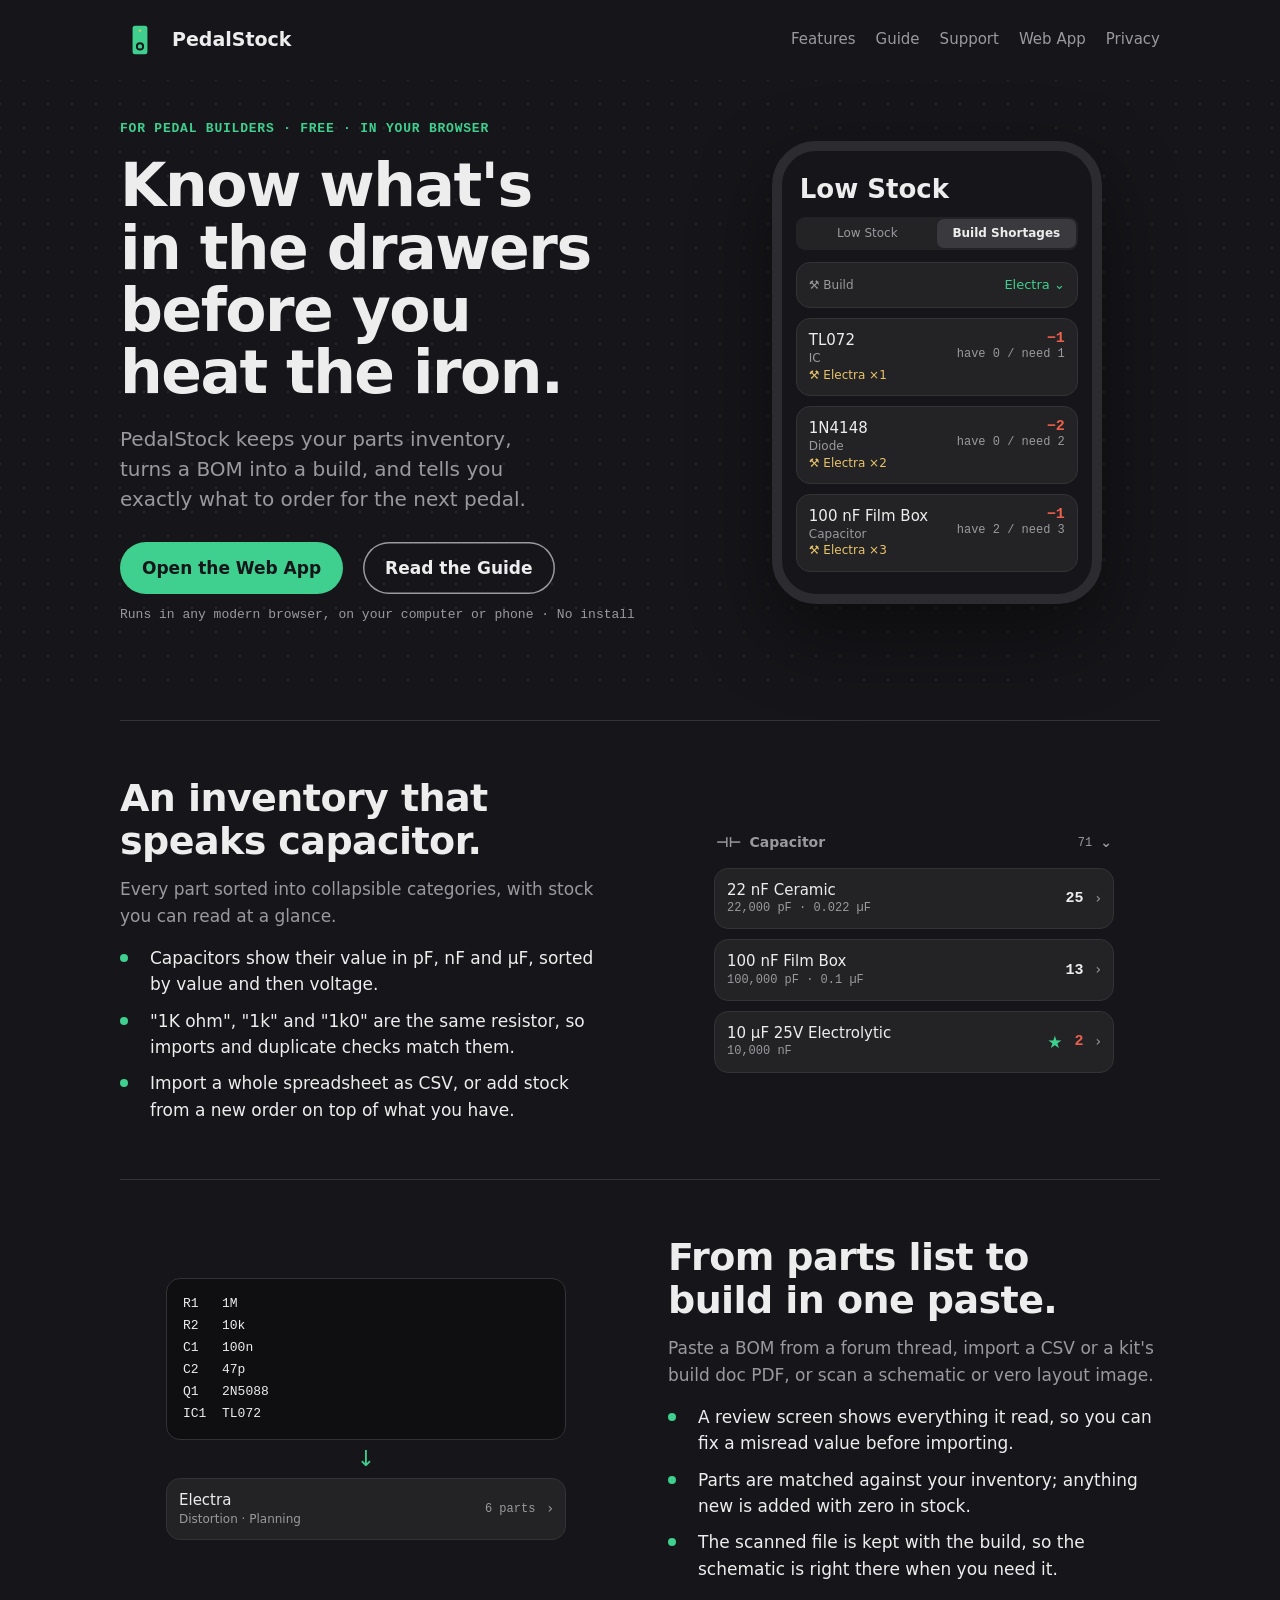
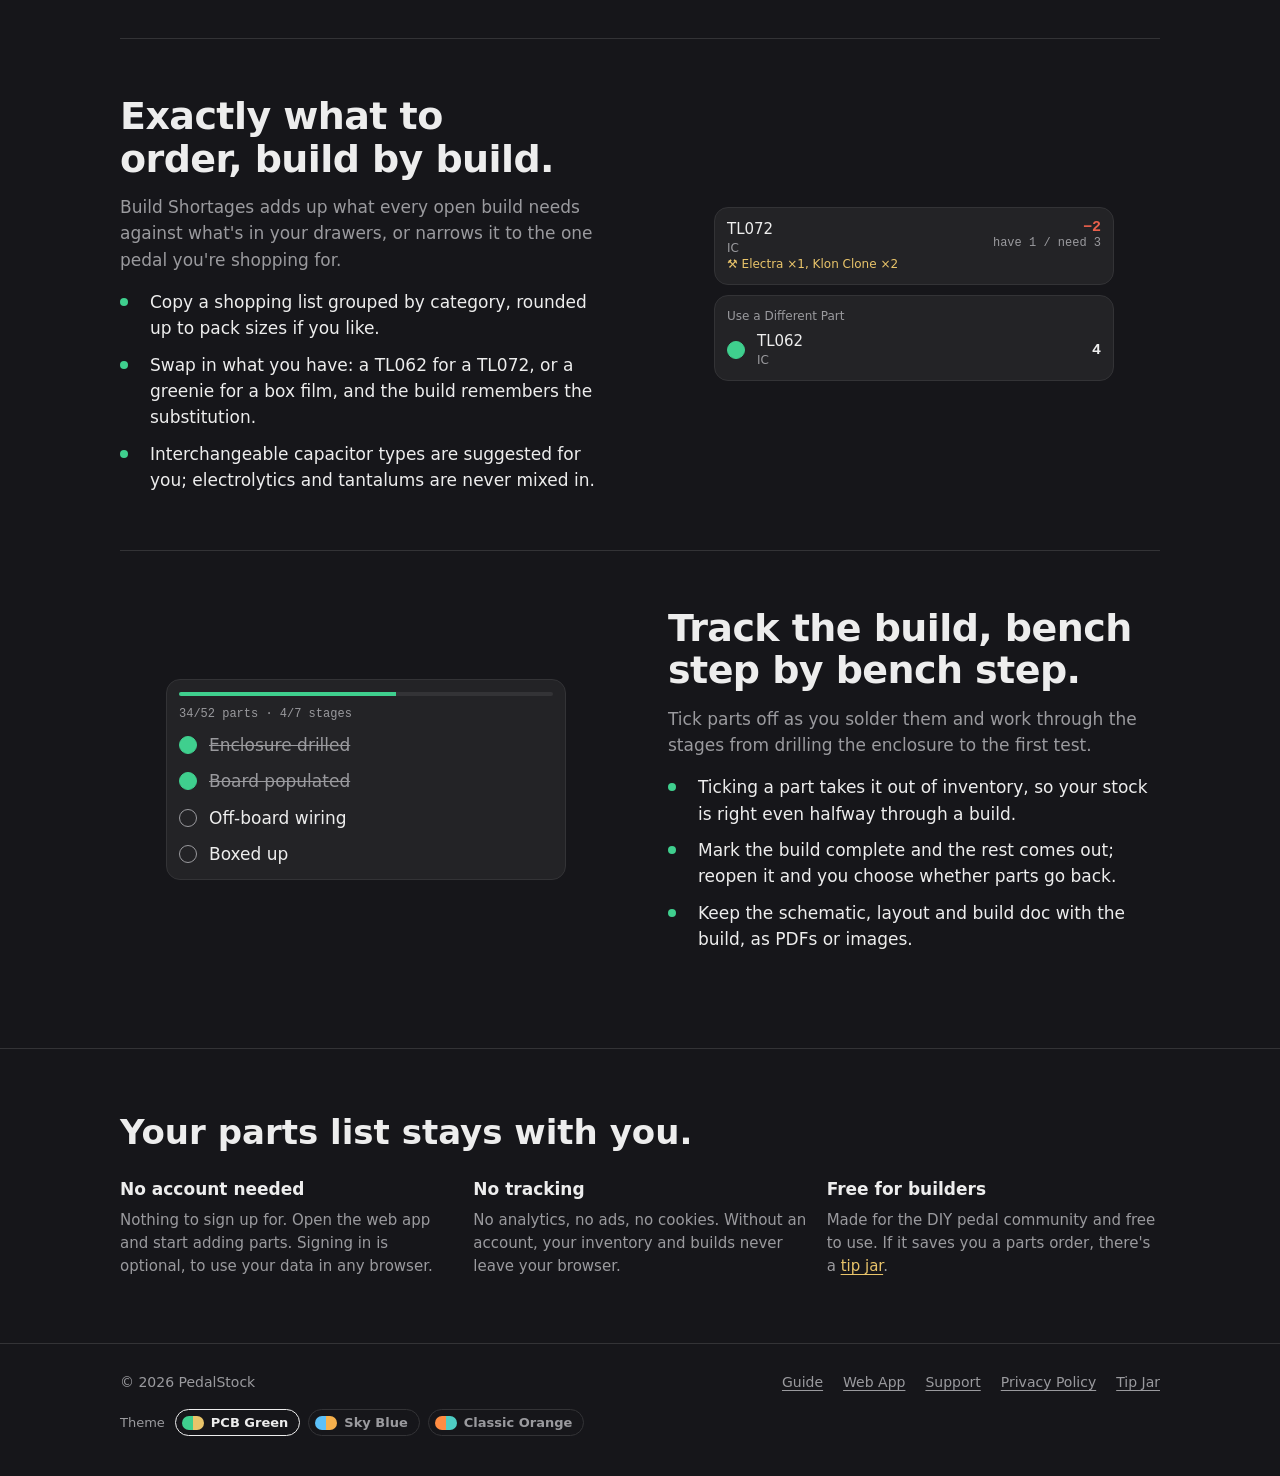
<file: index.html>
<!doctype html>
<html lang="en">
<head>
<meta charset="utf-8">
<meta name="viewport" content="width=device-width, initial-scale=1, viewport-fit=cover">
<title>PedalStock</title>
<meta name="description" content="PedalStock keeps your pedal parts inventory, turns a BOM into a build, and tells you exactly what to order. Free, in your browser.">
<meta name="theme-color" content="#16161a">
<link rel="icon" href="app-icon.svg" type="image/svg+xml">
<link rel="apple-touch-icon" href="app-icon.svg">
<script>try{var t=localStorage.getItem('pedalstock.theme');if(t==='sky'||t==='orange')document.documentElement.dataset.theme=t;}catch(e){}</script>
<link rel="stylesheet" href="style.css?v=2026-11-12">
</head>
<body>
<header class="site-header">
  <div class="wrap">
    <a class="brand" href="index.html"><img src="app-icon.svg" alt="" width="40" height="40">PedalStock</a>
    <nav class="site-nav" aria-label="Site">
      <a href="index.html#features">Features</a>
      <a href="guide.html">Guide</a>
      <a href="support.html">Support</a>
      <a href="web-app.html">Web App</a>
      <a href="privacy.html">Privacy</a>
    </nav>
  </div>
</header>

<main>
<section class="hero perfboard">
  <div class="wrap">
    <div>
      <p class="eyebrow">For pedal builders · Free · In your browser</p>
      <h1>Know what's in the drawers before you heat the iron.</h1>
      <p class="lede">PedalStock keeps your parts inventory, turns a BOM into a build, and tells you exactly what to order for the next pedal.</p>
      <div class="cta-row">
        <a class="cta" href="app/">Open the Web App</a>
        <a class="cta cta-secondary" href="guide.html">Read the Guide</a>
        <span class="cta-note">Runs in any modern browser, on your computer or phone · No install</span>
      </div>
    </div>
    <div class="phone" role="img" aria-label="PedalStock showing Build Shortages for an Electra distortion build">
      <div class="screen-title">Low Stock</div>
      <div class="segmented"><span>Low Stock</span><span class="on">Build Shortages</span></div>
      <div class="stack">
        <div class="card row"><span class="row-sub">⚒ Build</span><span class="row-text"></span><span class="accent" style="font-size:13px">Electra ⌄</span></div>
        <div class="card row" style="align-items:flex-start"><div class="row-text"><div class="row-title">TL072</div><div class="row-sub">IC</div><div class="row-sub info">⚒ Electra ×1</div></div><div style="text-align:right"><div class="qty short">−1</div><div class="row-sub mono">have 0 / need 1</div></div></div>
        <div class="card row" style="align-items:flex-start"><div class="row-text"><div class="row-title">1N4148</div><div class="row-sub">Diode</div><div class="row-sub info">⚒ Electra ×2</div></div><div style="text-align:right"><div class="qty short">−2</div><div class="row-sub mono">have 0 / need 2</div></div></div>
        <div class="card row" style="align-items:flex-start"><div class="row-text"><div class="row-title">100 nF Film Box</div><div class="row-sub">Capacitor</div><div class="row-sub info">⚒ Electra ×3</div></div><div style="text-align:right"><div class="qty short">−1</div><div class="row-sub mono">have 2 / need 3</div></div></div>
      </div>
    </div>
  </div>
</section>

<div class="features wrap" id="features">

  <section class="feature">
    <div class="feature-text">
      <h2>An inventory that speaks capacitor.</h2>
      <p>Every part sorted into collapsible categories, with stock you can read at a glance.</p>
      <ul class="points">
        <li>Capacitors show their value in pF, nF and µF, sorted by value and then voltage.</li>
        <li>"1K ohm", "1k" and "1k0" are the same resistor, so imports and duplicate checks match them.</li>
        <li>Import a whole spreadsheet as CSV, or add stock from a new order on top of what you have.</li>
      </ul>
    </div>
    <div class="panel stack" role="img" aria-label="Capacitor rows in PedalStock's inventory">
      <div class="cat-header"><span>⊣⊢</span>Capacitor<span class="count">71</span><span class="chev">⌄</span></div>
      <div class="card row"><div class="row-text"><div class="row-title">22 nF Ceramic</div><div class="row-sub mono">22,000 pF · 0.022 µF</div></div><span class="qty">25</span><span class="chev">›</span></div>
      <div class="card row"><div class="row-text"><div class="row-title">100 nF Film Box</div><div class="row-sub mono">100,000 pF · 0.1 µF</div></div><span class="qty">13</span><span class="chev">›</span></div>
      <div class="card row"><div class="row-text"><div class="row-title">10 µF 25V Electrolytic</div><div class="row-sub mono">10,000 nF</div></div><span class="accent">★</span><span class="qty short">2</span><span class="chev">›</span></div>
    </div>
  </section>

  <section class="feature">
    <div class="feature-text">
      <h2>From parts list to build in one paste.</h2>
      <p>Paste a BOM from a forum thread, import a CSV or a kit's build doc PDF, or scan a schematic or vero layout image.</p>
      <ul class="points">
        <li>A review screen shows everything it read, so you can fix a misread value before importing.</li>
        <li>Parts are matched against your inventory; anything new is added with zero in stock.</li>
        <li>The scanned file is kept with the build, so the schematic is right there when you need it.</li>
      </ul>
    </div>
    <div class="panel">
<pre class="bom" aria-label="A pasted parts list">R1   1M
R2   10k
C1   100n
C2   47p
Q1   2N5088
IC1  TL072</pre>
      <div class="arrow" aria-hidden="true">↓</div>
      <div class="stack">
        <div class="card row"><div class="row-text"><div class="row-title">Electra</div><div class="row-sub">Distortion · Planning</div></div><span class="mono row-sub">6 parts</span><span class="chev">›</span></div>
      </div>
    </div>
  </section>

  <section class="feature">
    <div class="feature-text">
      <h2>Exactly what to order, build by build.</h2>
      <p>Build Shortages adds up what every open build needs against what's in your drawers, or narrows it to the one pedal you're shopping for.</p>
      <ul class="points">
        <li>Copy a shopping list grouped by category, rounded up to pack sizes if you like.</li>
        <li>Swap in what you have: a TL062 for a TL072, or a greenie for a box film, and the build remembers the substitution.</li>
        <li>Interchangeable capacitor types are suggested for you; electrolytics and tantalums are never mixed in.</li>
      </ul>
    </div>
    <div class="panel stack" role="img" aria-label="A shortage with a suggested substitute">
      <div class="card row" style="align-items:flex-start"><div class="row-text"><div class="row-title">TL072</div><div class="row-sub">IC</div><div class="row-sub info">⚒ Electra ×1, Klon Clone ×2</div></div><div style="text-align:right"><div class="qty short">−2</div><div class="row-sub mono">have 1 / need 3</div></div></div>
      <div class="card"><div class="row-sub" style="margin-bottom:8px">Use a Different Part</div><div class="row"><span class="tick done"></span><div class="row-text"><div class="row-title">TL062</div><div class="row-sub">IC</div></div><span class="qty">4</span></div></div>
    </div>
  </section>

  <section class="feature">
    <div class="feature-text">
      <h2>Track the build, bench step by bench step.</h2>
      <p>Tick parts off as you solder them and work through the stages from drilling the enclosure to the first test.</p>
      <ul class="points">
        <li>Ticking a part takes it out of inventory, so your stock is right even halfway through a build.</li>
        <li>Mark the build complete and the rest comes out; reopen it and you choose whether parts go back.</li>
        <li>Keep the schematic, layout and build doc with the build, as PDFs or images.</li>
      </ul>
    </div>
    <div class="panel card stack" role="img" aria-label="Build progress with stages">
      <div class="bar"><span style="width:58%"></span></div>
      <div class="row-sub mono">34/52 parts · 4/7 stages</div>
      <div class="row"><span class="tick done"></span><span class="struck">Enclosure drilled</span></div>
      <div class="row"><span class="tick done"></span><span class="struck">Board populated</span></div>
      <div class="row"><span class="tick"></span><span>Off-board wiring</span></div>
      <div class="row"><span class="tick"></span><span>Boxed up</span></div>
    </div>
  </section>

</div>

<section class="band">
  <div class="wrap">
    <h2>Your parts list stays with you.</h2>
    <div><h3>No account needed</h3><p>Nothing to sign up for. Open the web app and start adding parts. Signing in is optional, to use your data in any browser.</p></div>
    <div><h3>No tracking</h3><p>No analytics, no ads, no cookies. Without an account, your inventory and builds never leave your browser.</p></div>
    <div><h3>Free for builders</h3><p>Made for the DIY pedal community and free to use. If it saves you a parts order, there's a <a href="https://ko-fi.com/crankynerd" target="_blank" rel="noopener">tip jar</a>.</p></div>
  </div>
</section>
</main>
<footer class="site-footer">
  <div class="wrap">
    <span>© 2026 PedalStock</span>
    <nav aria-label="Footer"><a href="guide.html">Guide</a><a href="app/">Web App</a><a href="support.html">Support</a><a href="privacy.html">Privacy Policy</a><a href="https://ko-fi.com/crankynerd" target="_blank" rel="noopener">Tip Jar</a></nav>
    <div class="theme-picker" data-theme-picker></div>
  </div>
</footer>
<script src="theme.js" defer></script>
</body>
</html>
</file>
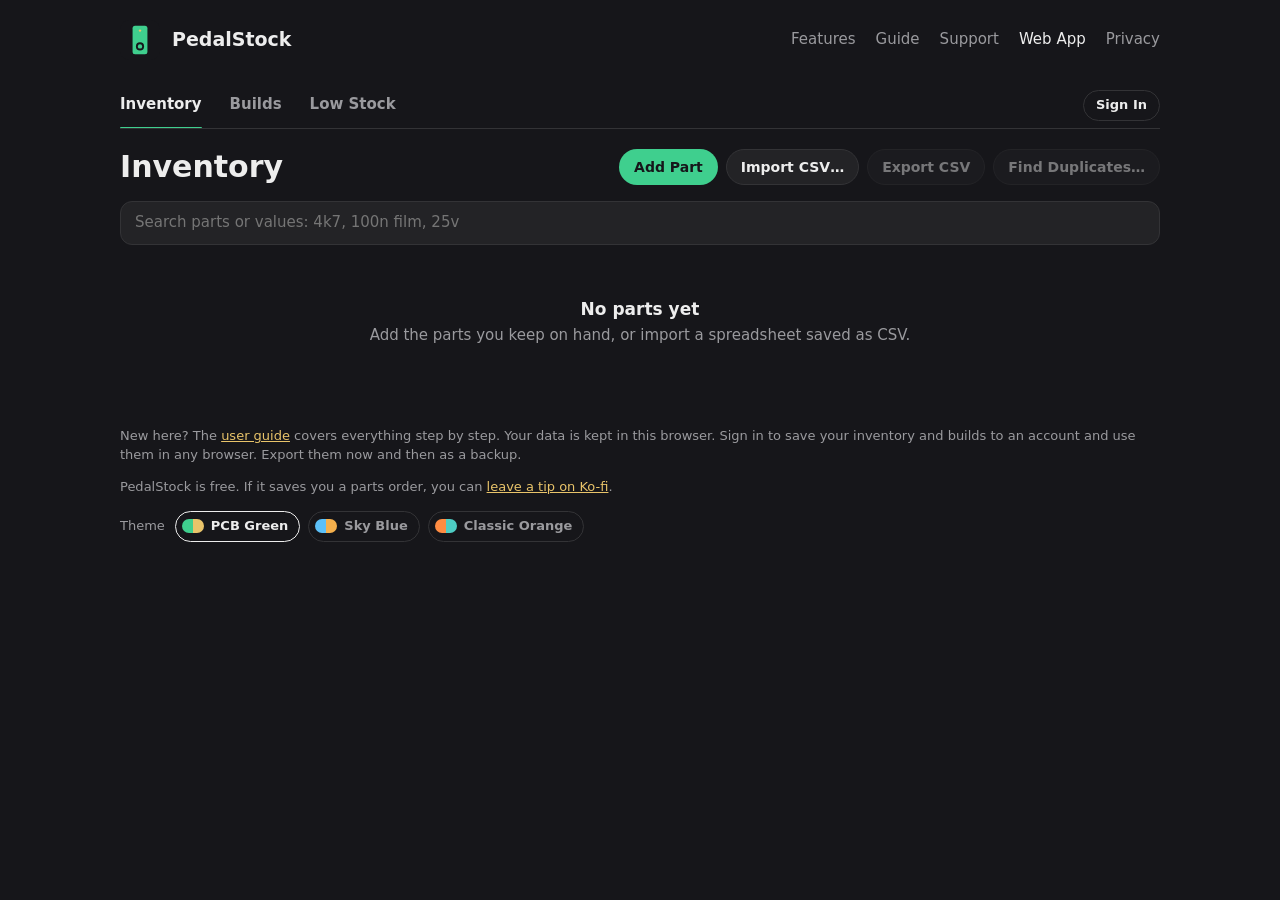
<file: app/index.html>
<!doctype html>
<html lang="en">
<head>
<meta charset="utf-8">
<meta name="viewport" content="width=device-width, initial-scale=1, viewport-fit=cover">
<meta name="theme-color" content="#16161a">
<title>PedalStock</title>
<script>try{var t=localStorage.getItem('pedalstock.theme');if(t==='sky'||t==='orange')document.documentElement.dataset.theme=t;}catch(e){}</script>
<link rel="icon" href="/app/app-icon.svg" type="image/svg+xml">
  <script type="module" crossorigin src="/app/assets/index-BV60A_Ha.js"></script>
  <link rel="stylesheet" crossorigin href="/app/assets/index-CcOu0QoY.css">
</head>
<body>
<div id="root"></div>
</body>
</html>
</file>
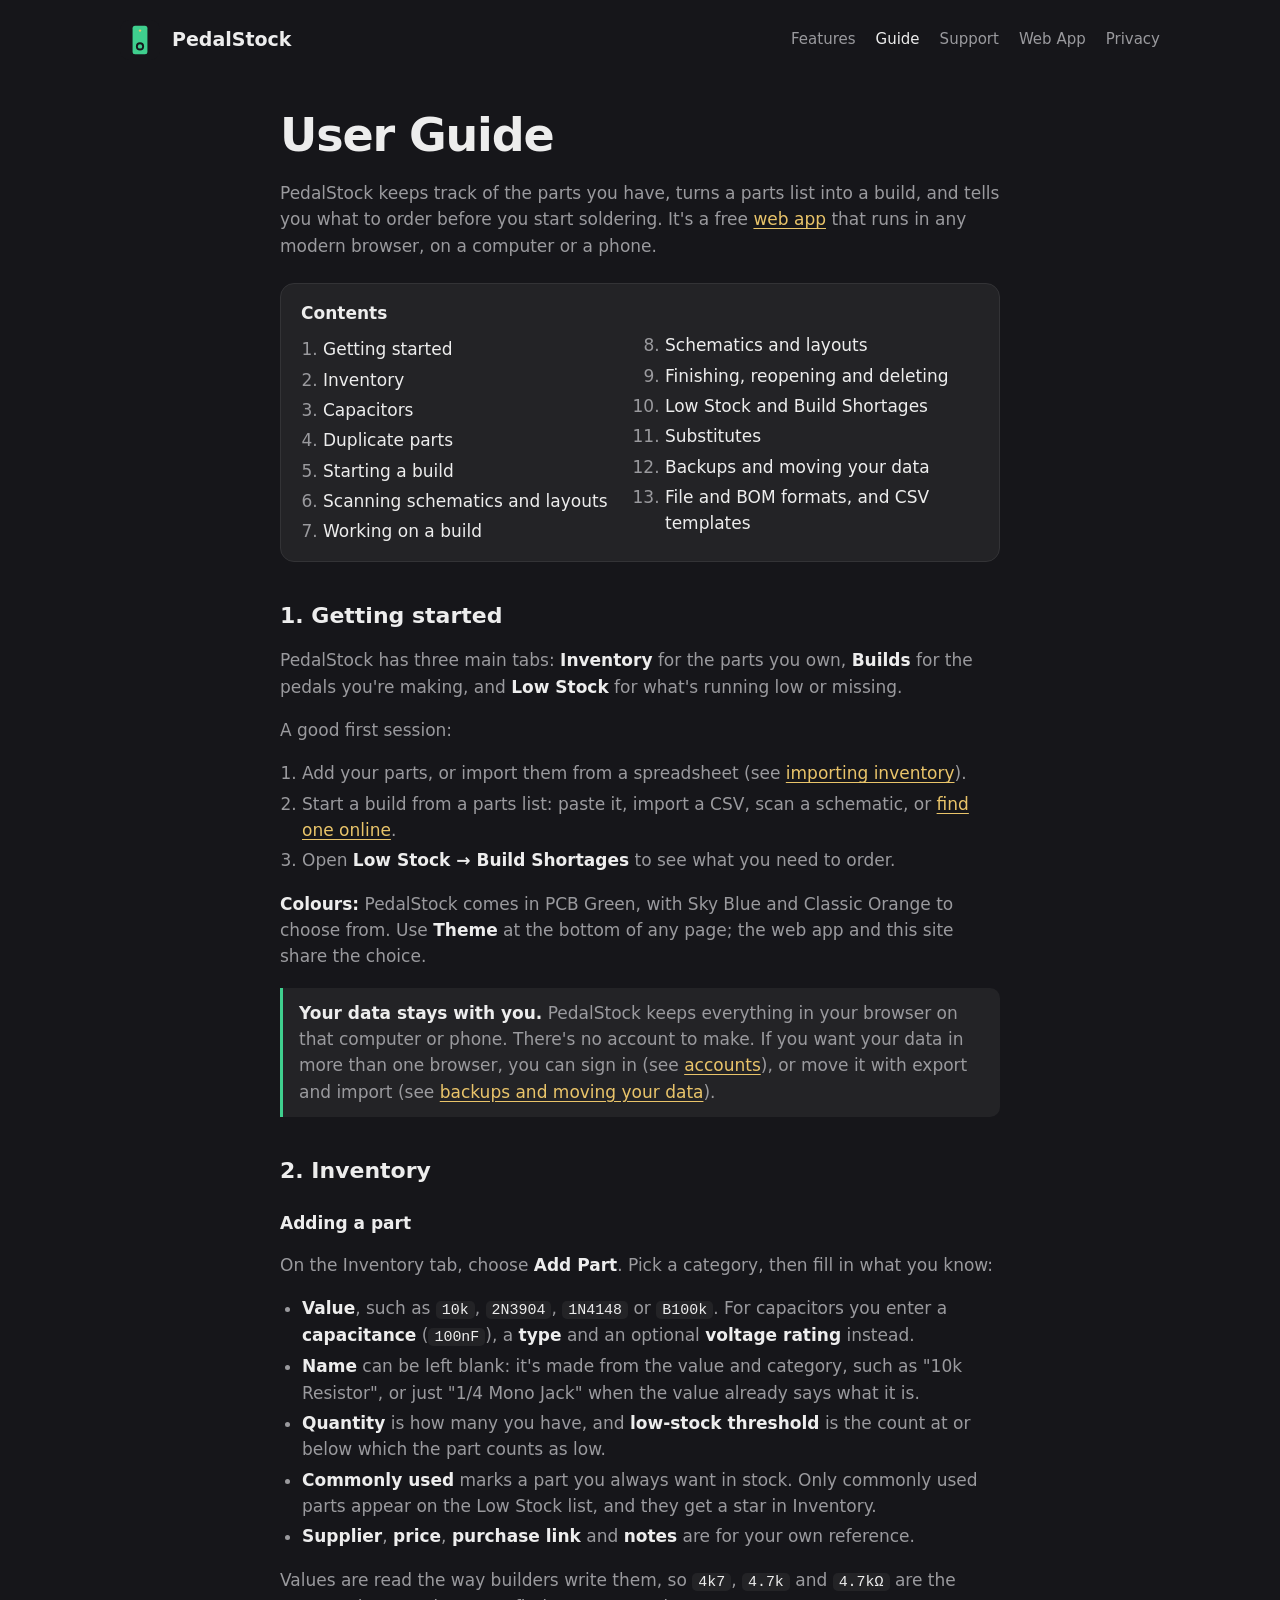
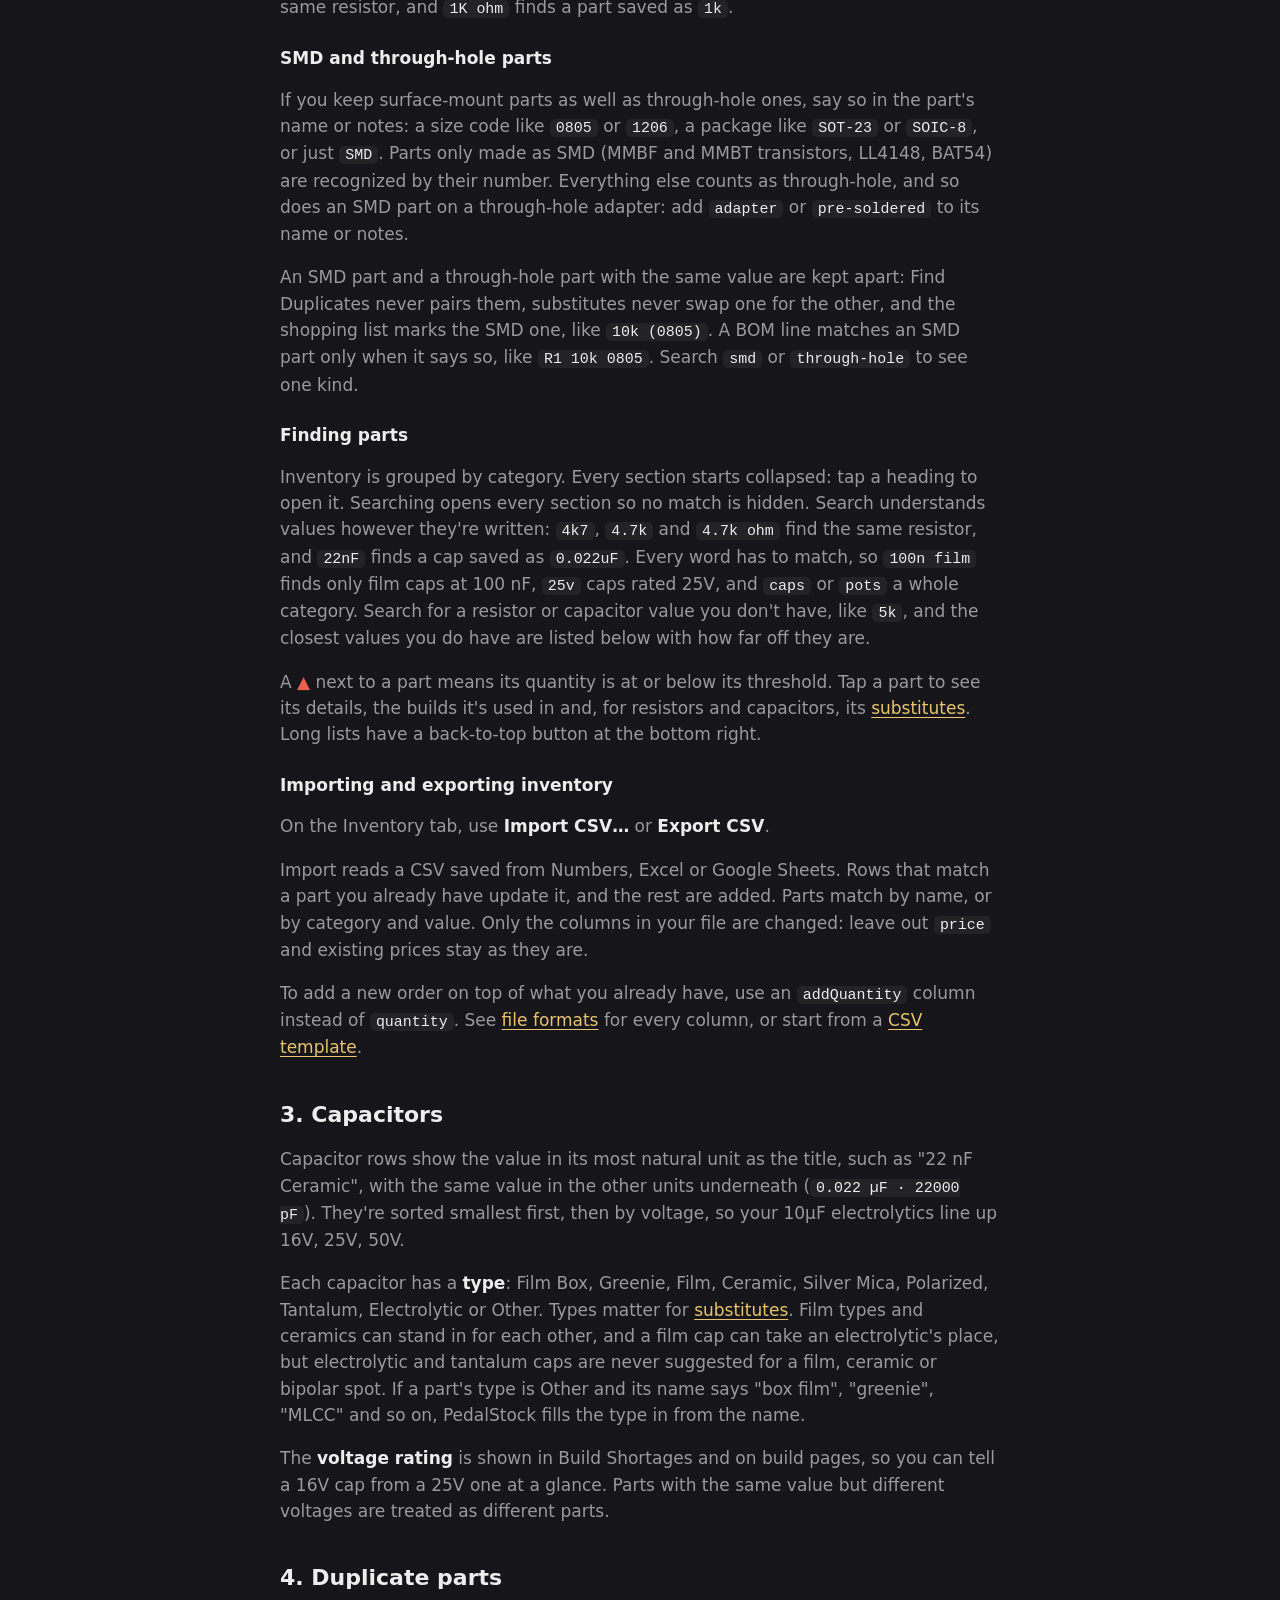
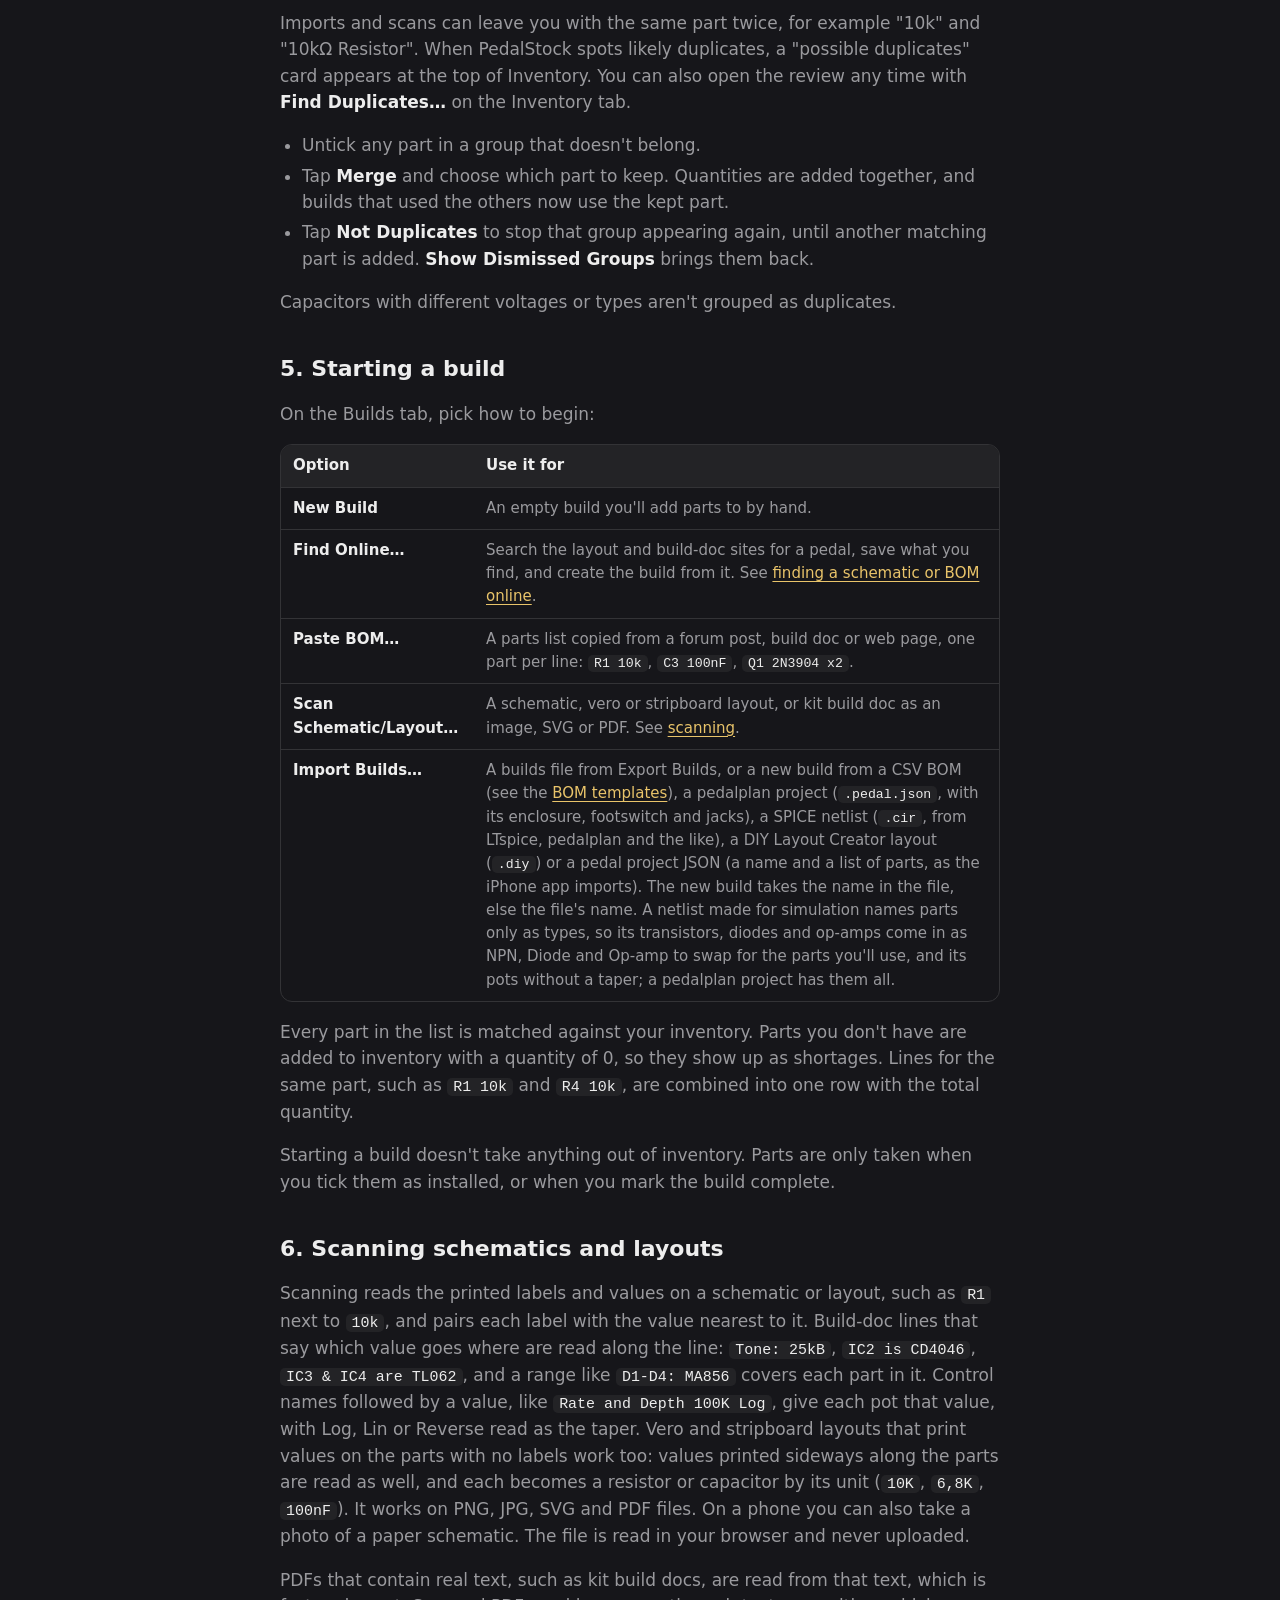
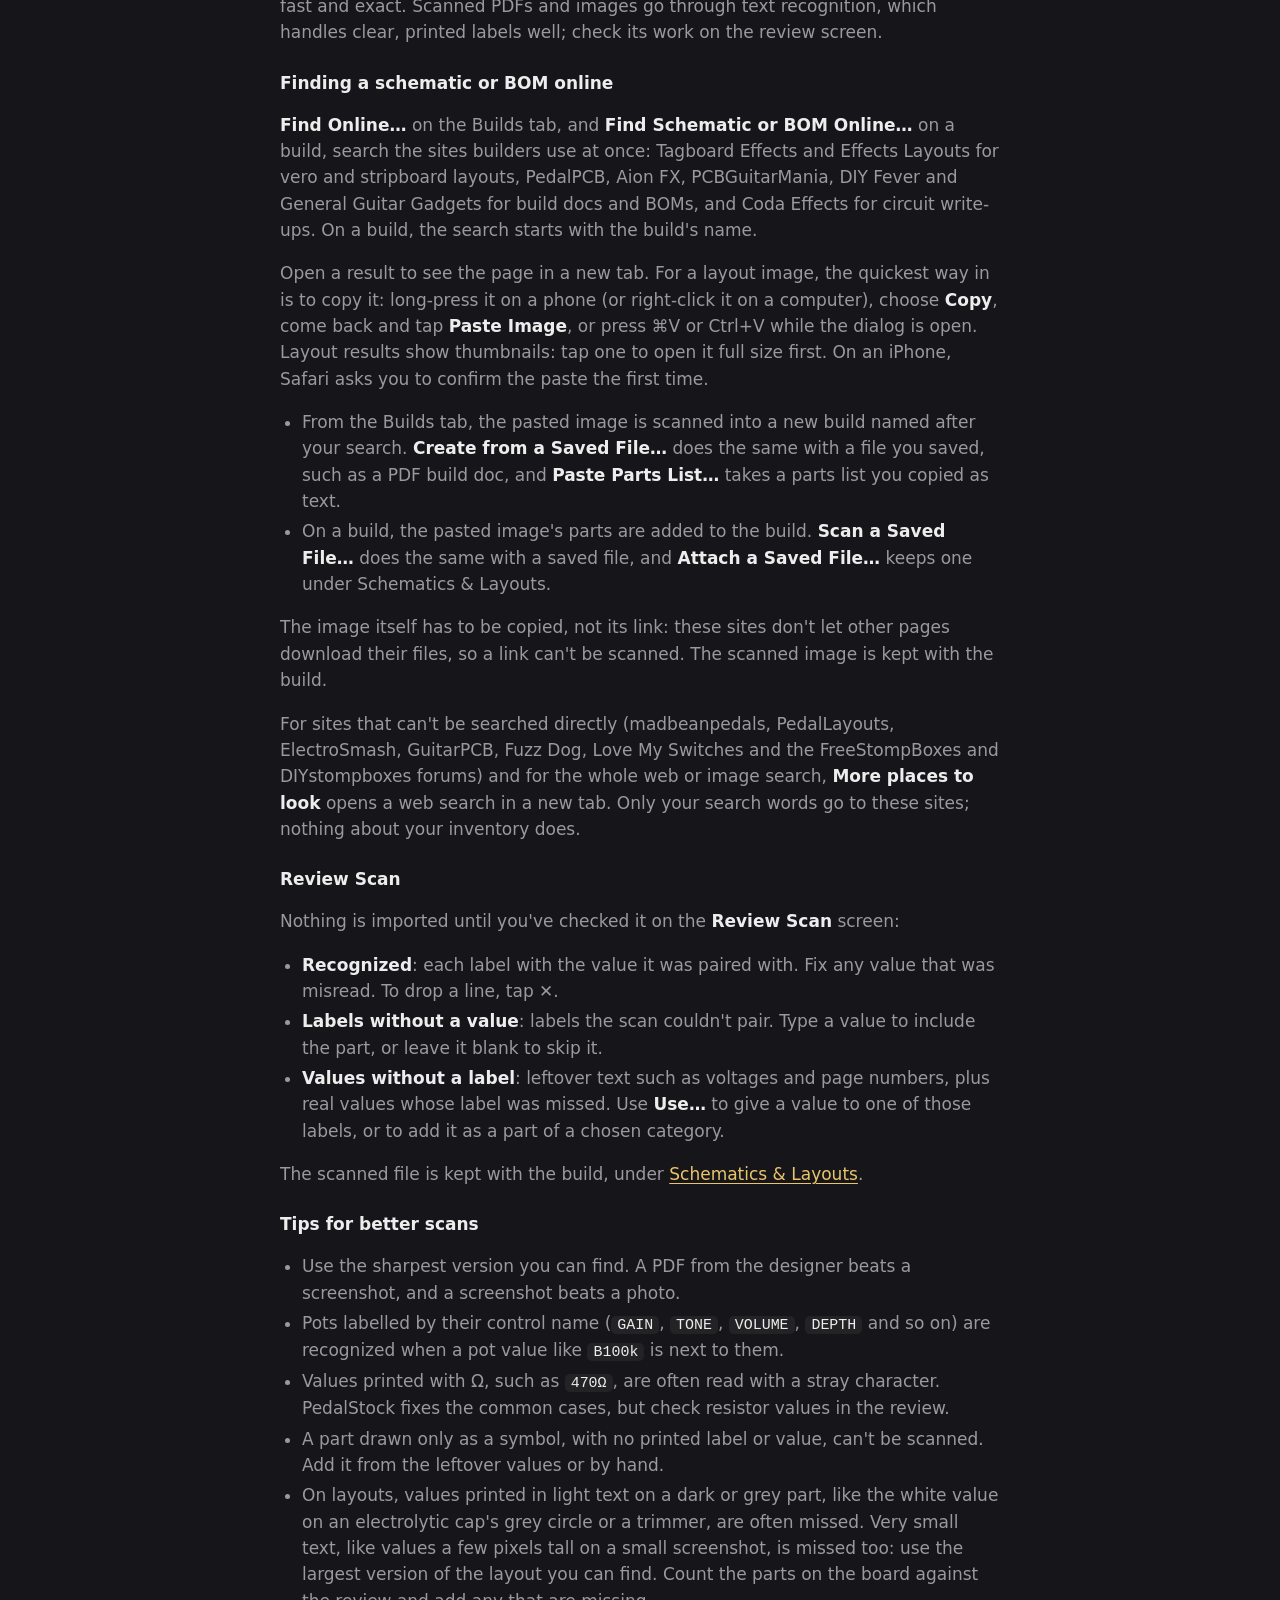
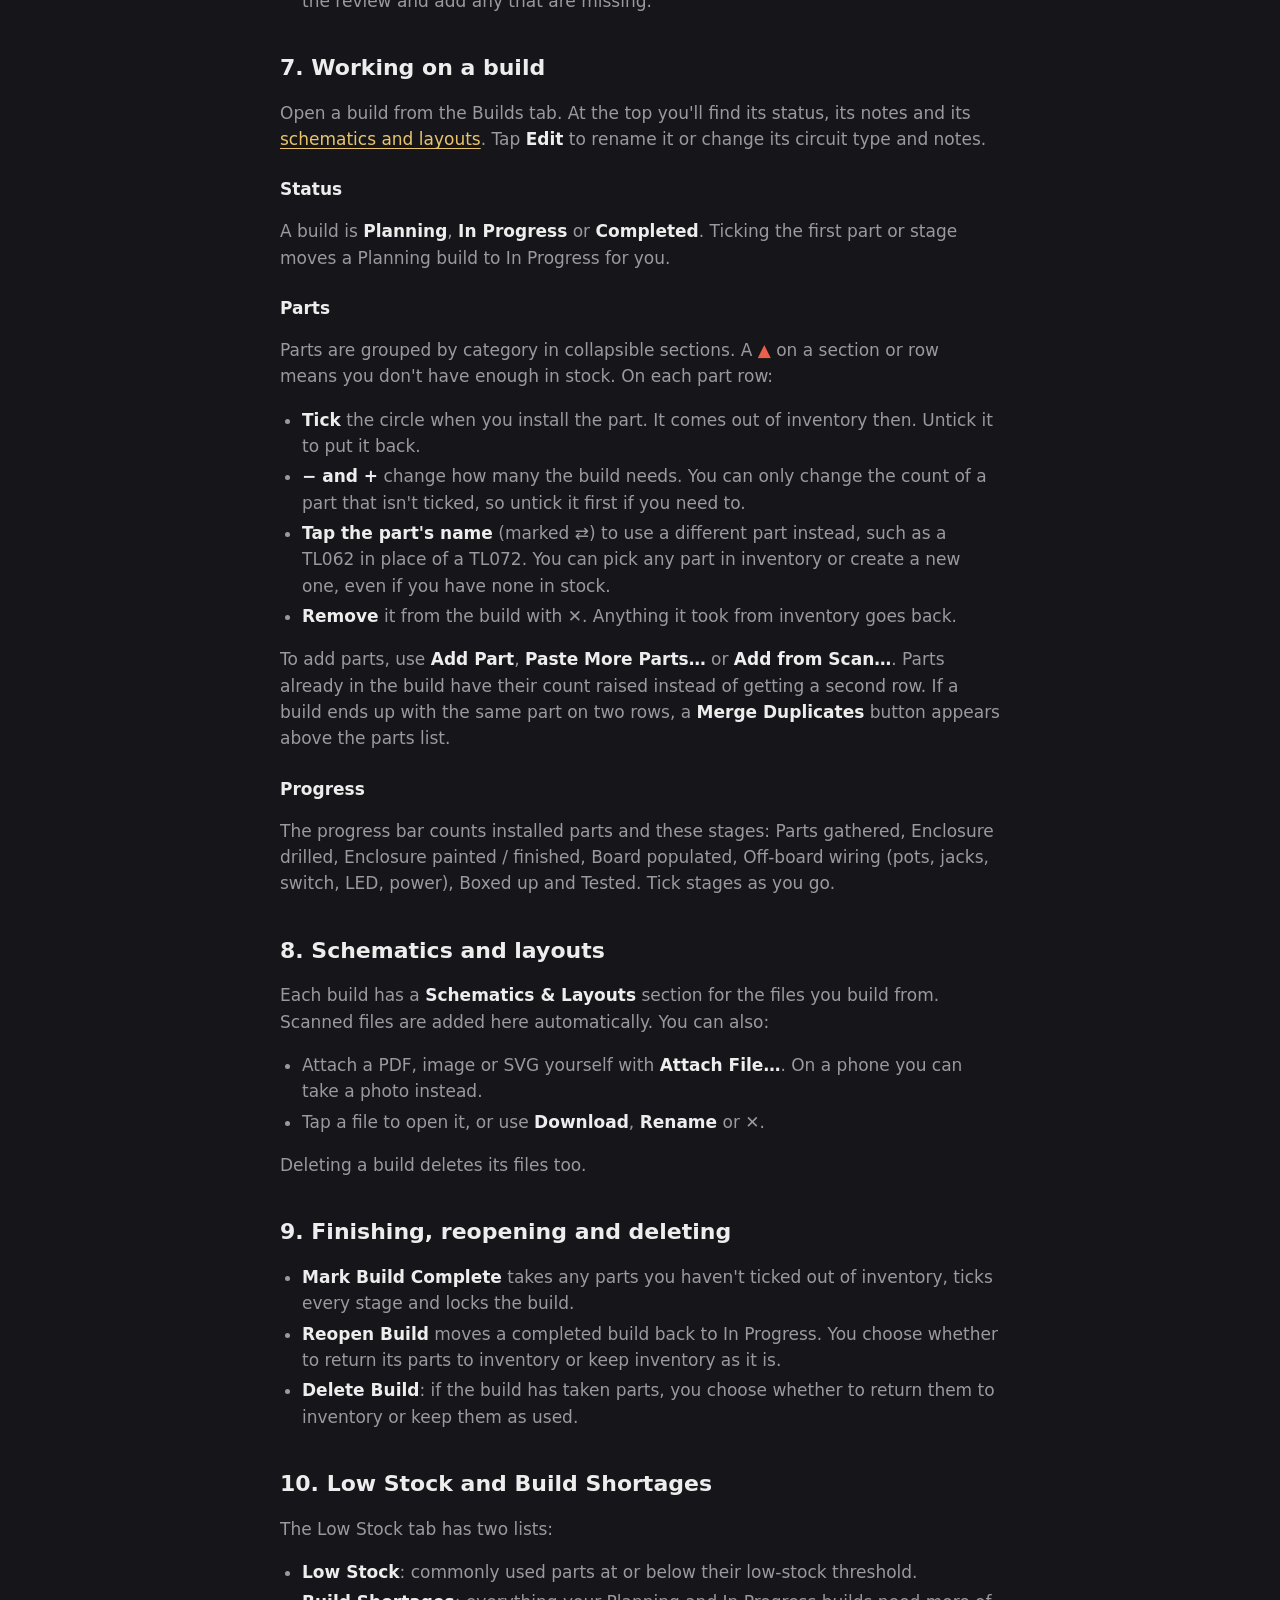
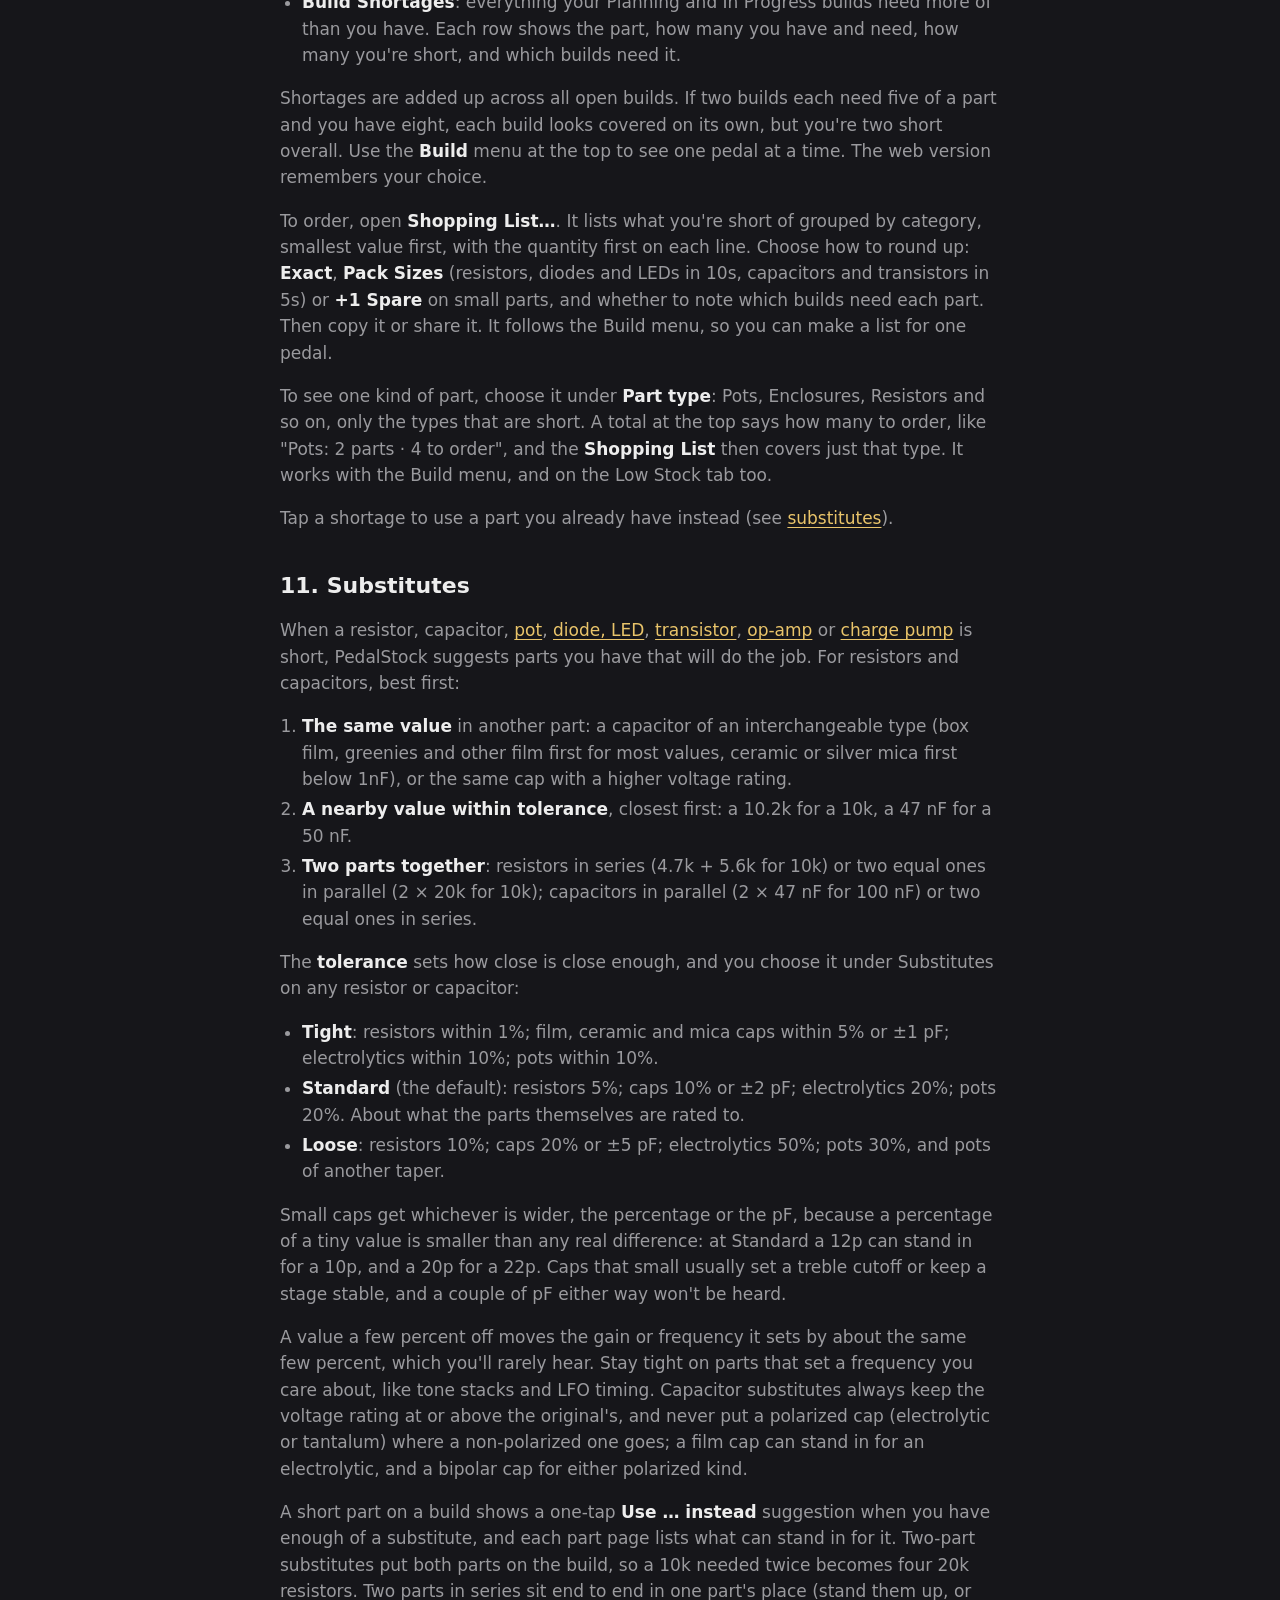
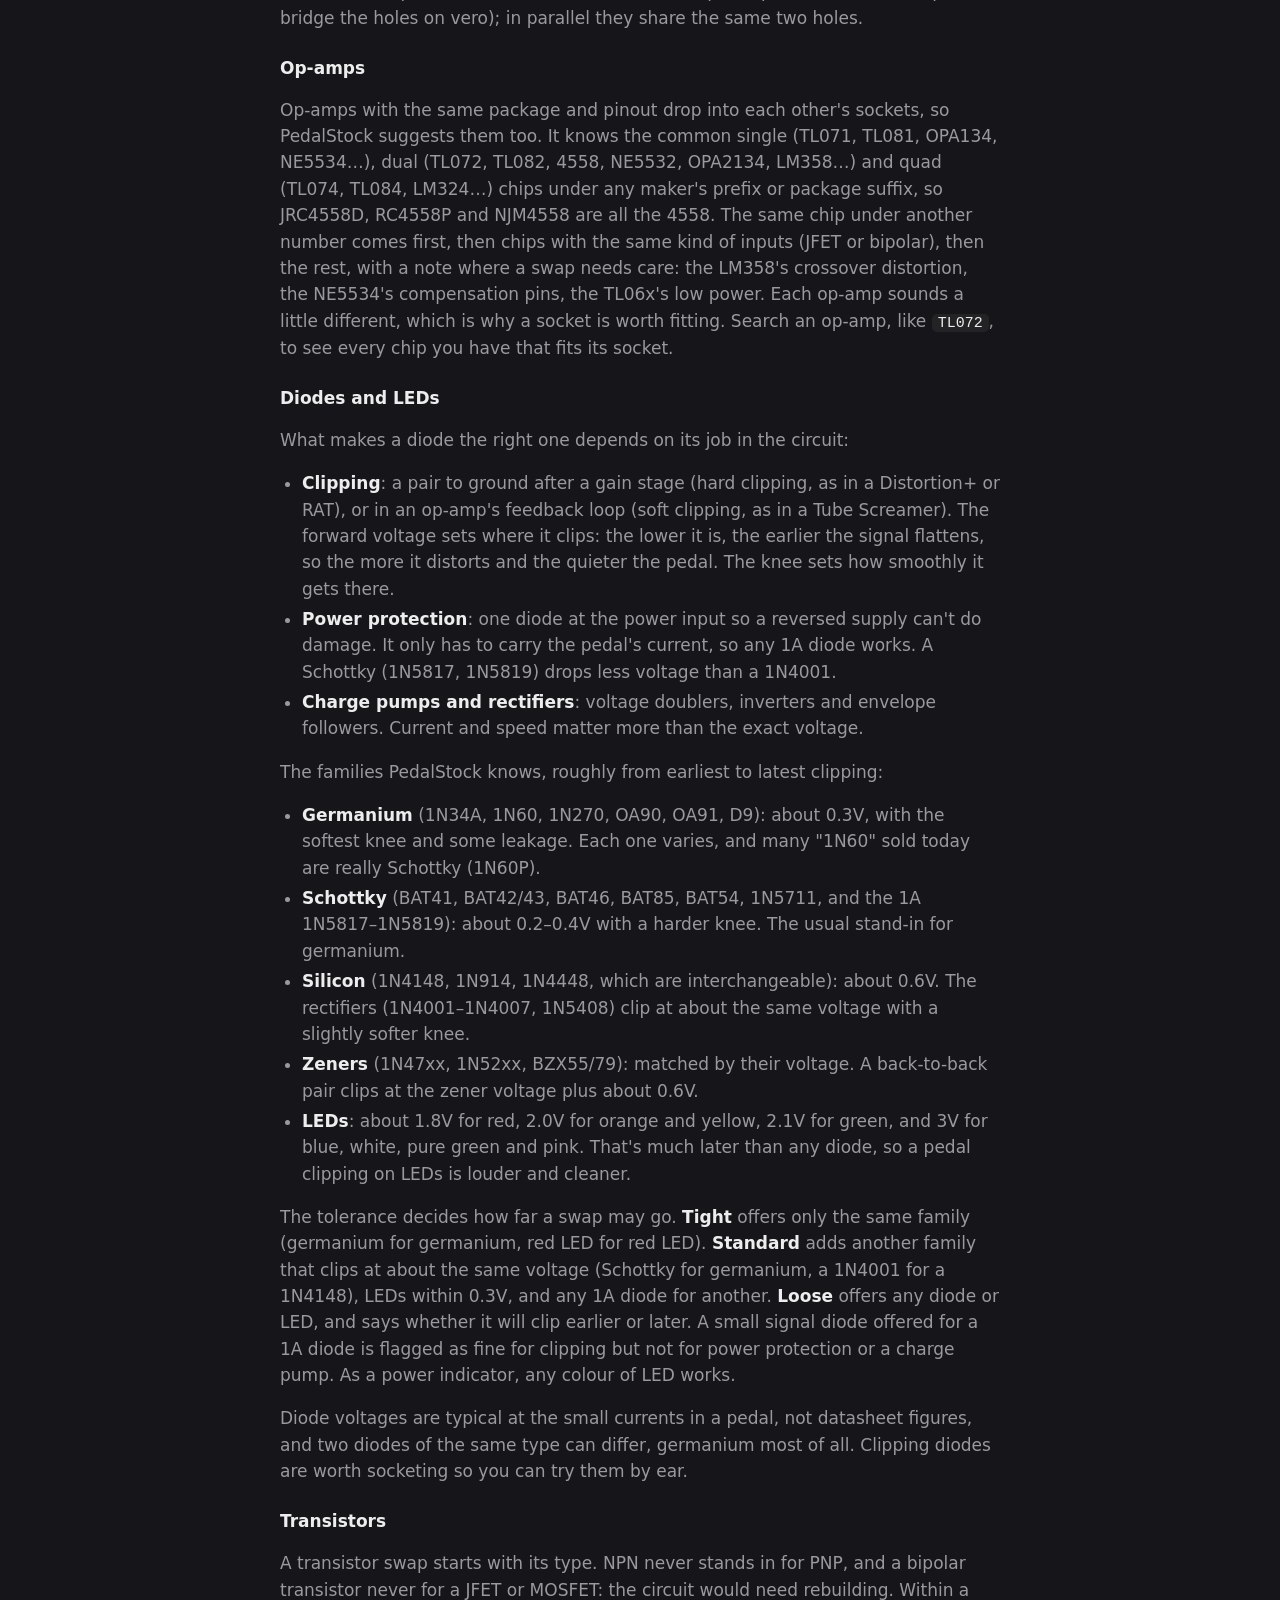
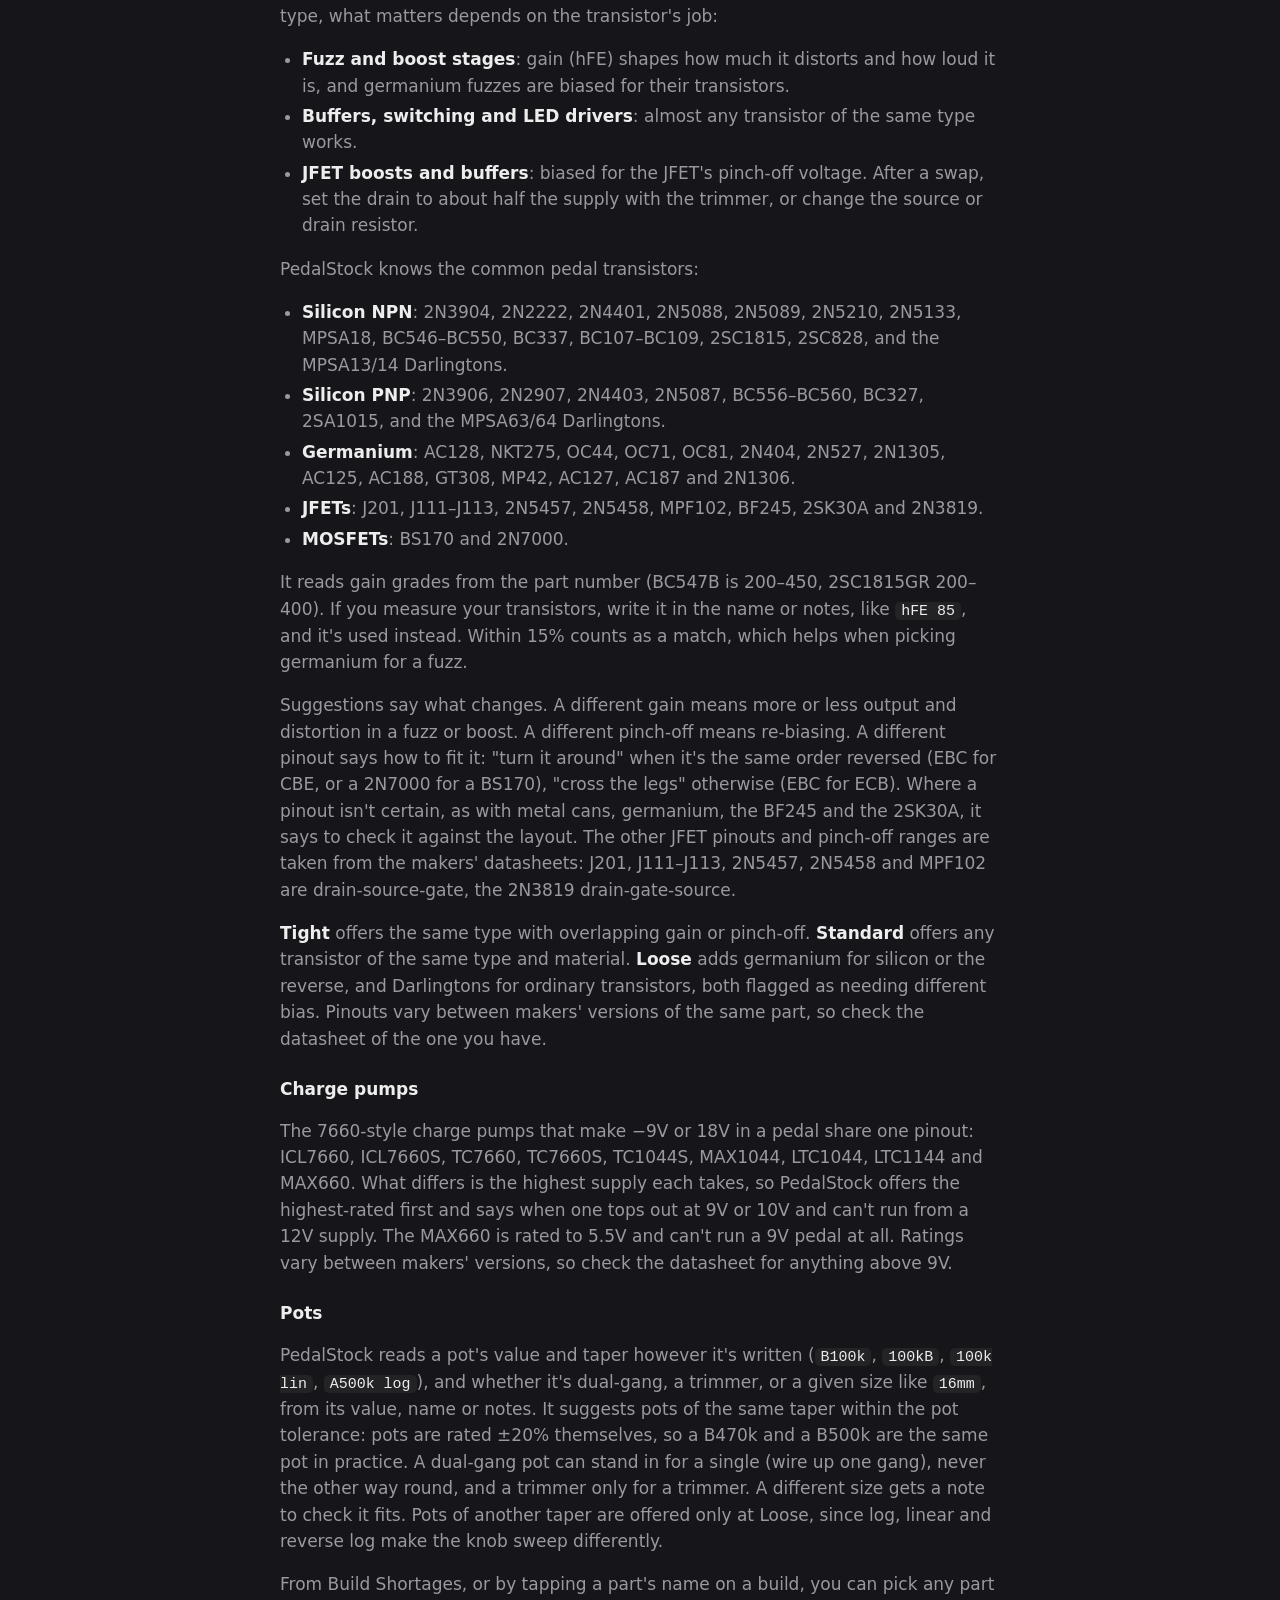
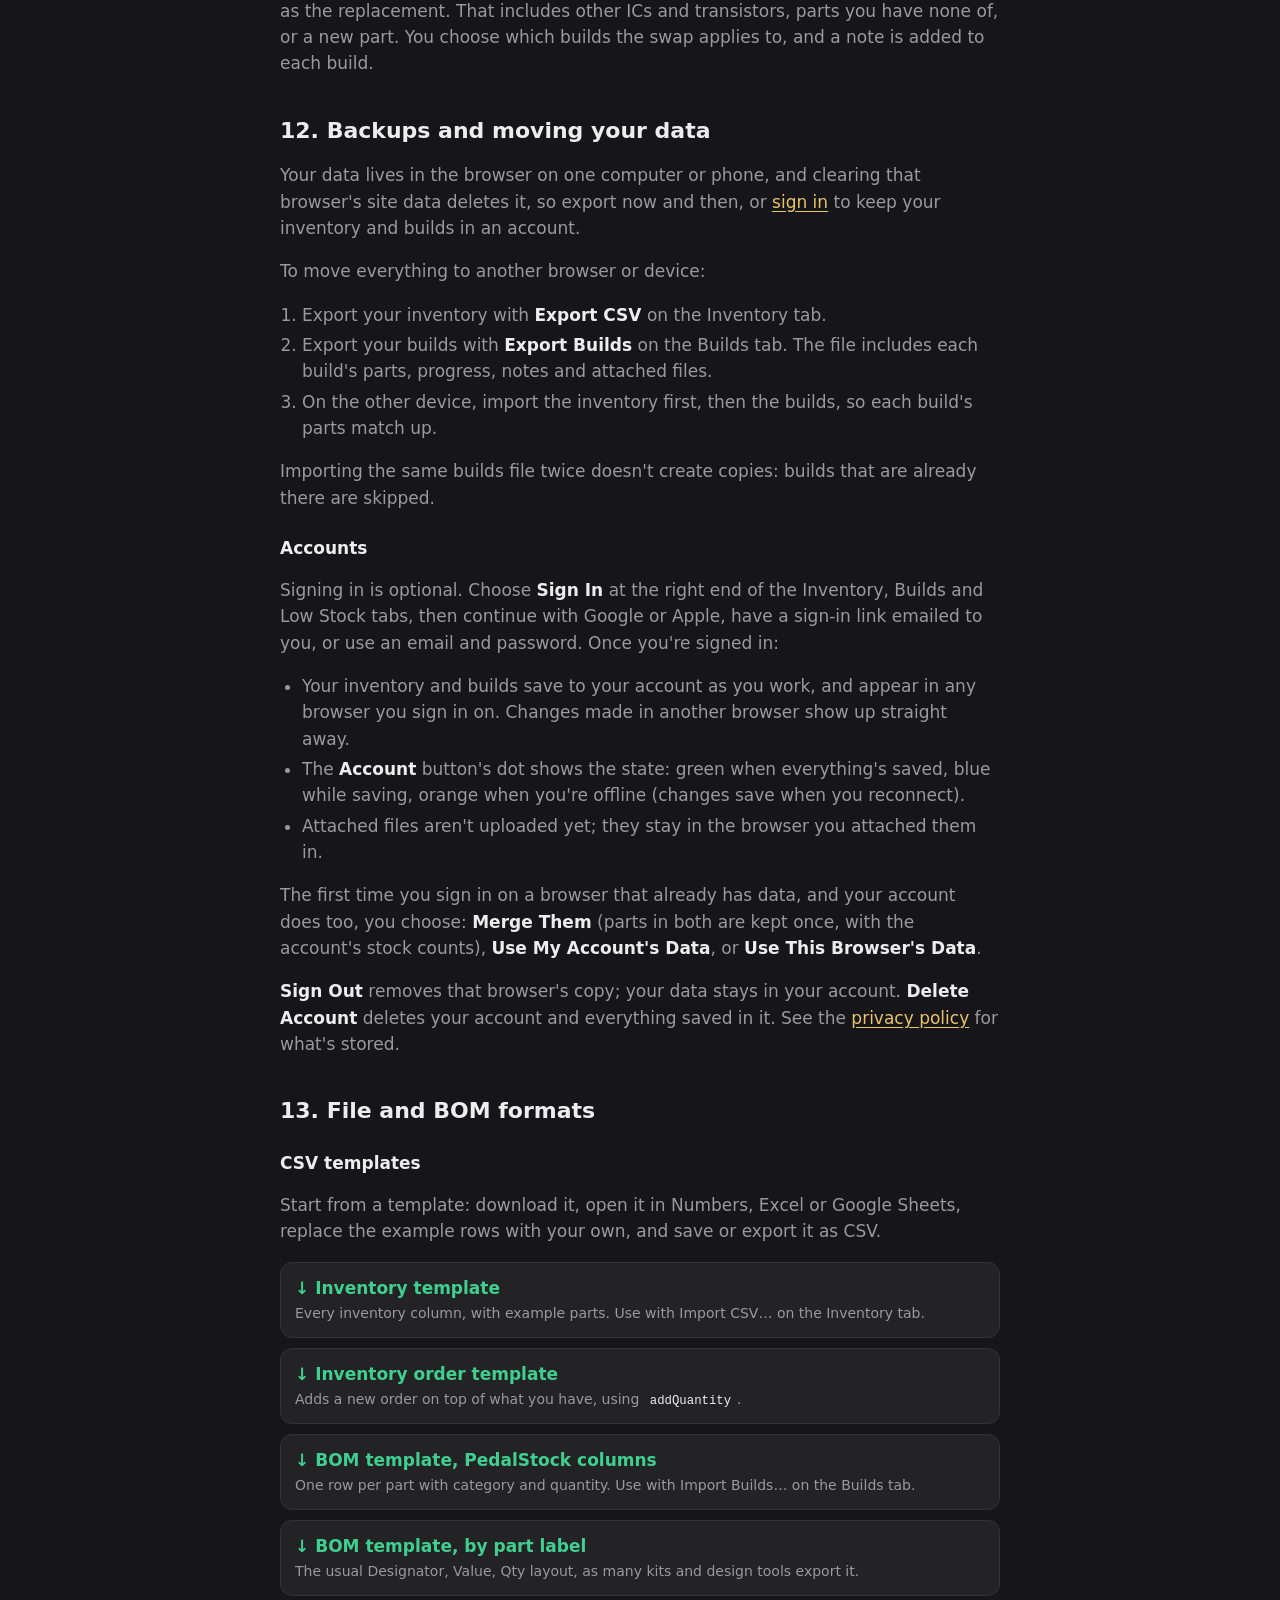
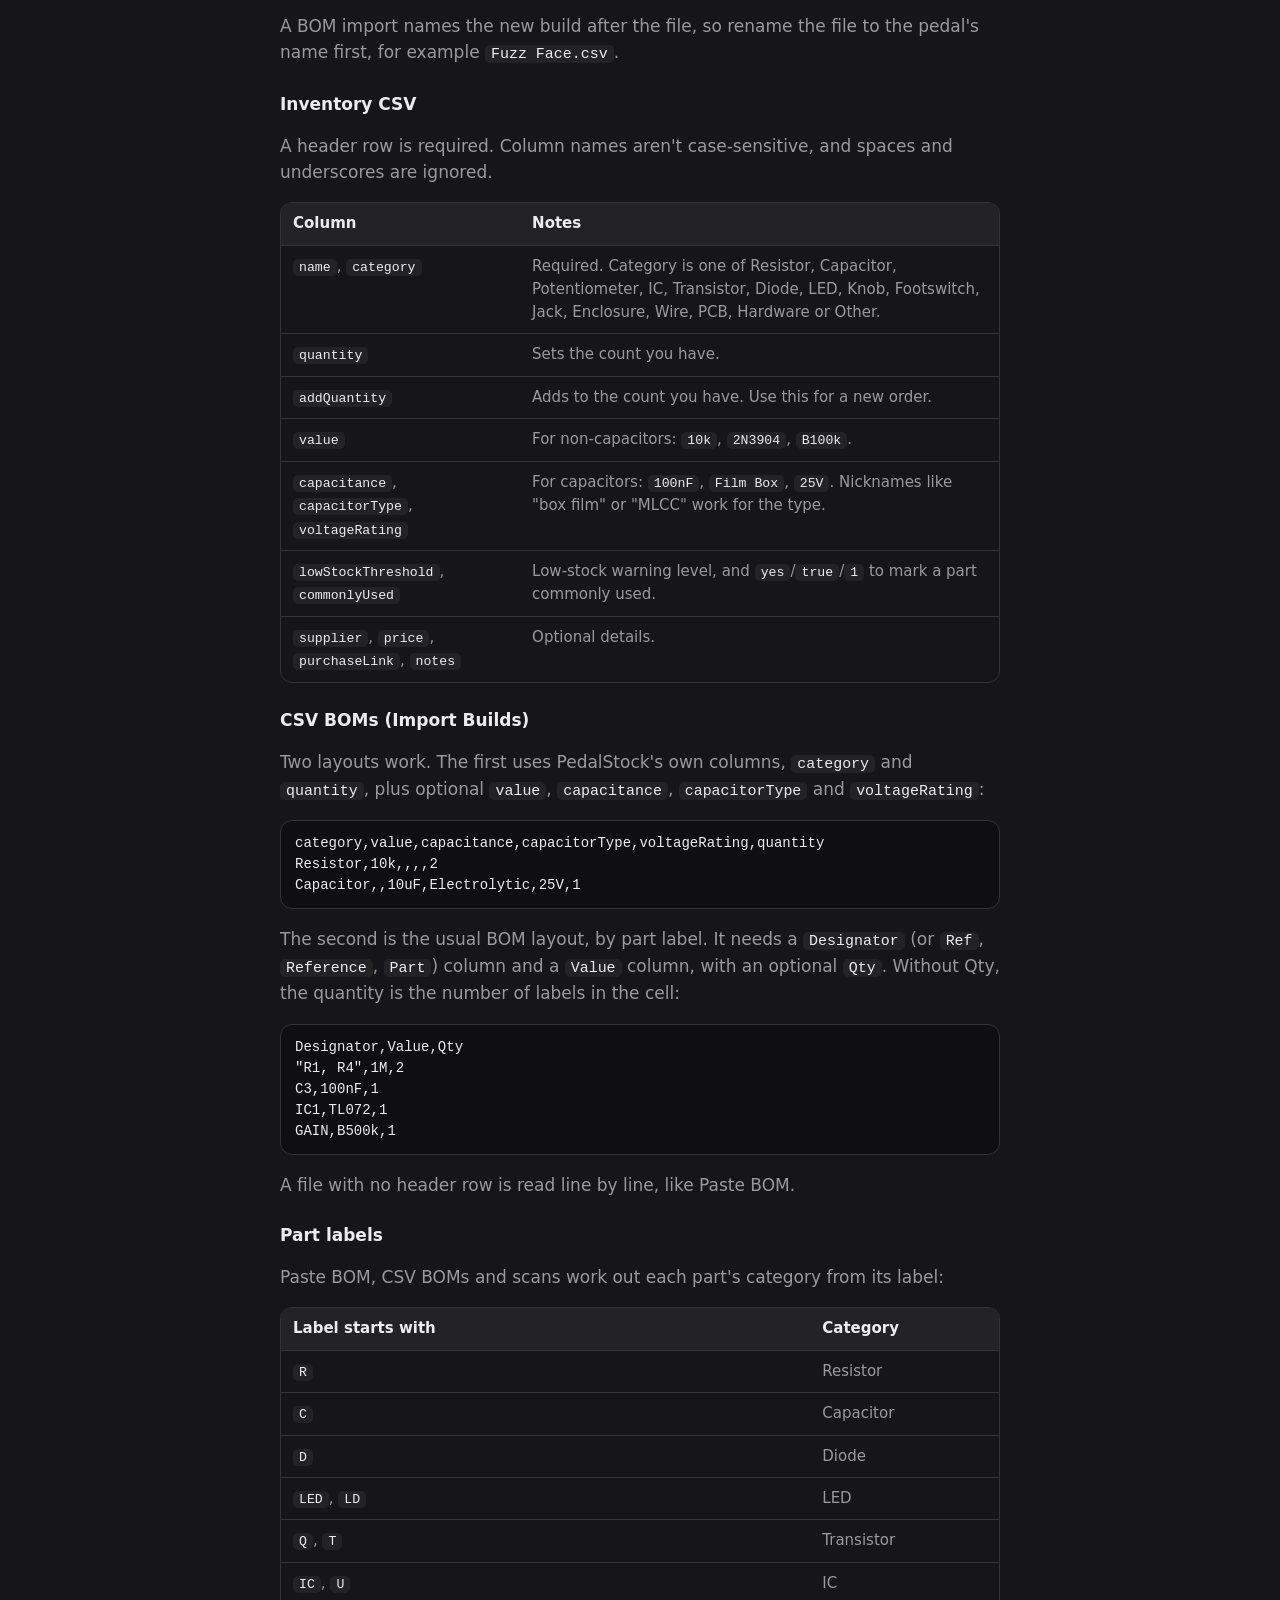
<file: guide.html>
<!doctype html>
<html lang="en">
<head>
<meta charset="utf-8">
<meta name="viewport" content="width=device-width, initial-scale=1, viewport-fit=cover">
<title>User Guide · PedalStock</title>
<meta name="description" content="How to use the PedalStock web app: inventory, builds, scanning schematics, shortages, substitutions, the shopping list and moving your data.">
<meta name="theme-color" content="#16161a">
<link rel="icon" href="app-icon.svg" type="image/svg+xml">
<link rel="apple-touch-icon" href="app-icon.svg">
<script>try{var t=localStorage.getItem('pedalstock.theme');if(t==='sky'||t==='orange')document.documentElement.dataset.theme=t;}catch(e){}</script>
<link rel="stylesheet" href="style.css?v=2026-11-12">
</head>
<body>
<header class="site-header">
  <div class="wrap">
    <a class="brand" href="index.html"><img src="app-icon.svg" alt="" width="40" height="40">PedalStock</a>
    <nav class="site-nav" aria-label="Site">
      <a href="index.html#features">Features</a>
      <a href="guide.html" aria-current="page">Guide</a>
      <a href="support.html">Support</a>
      <a href="web-app.html">Web App</a>
      <a href="privacy.html">Privacy</a>
    </nav>
  </div>
</header>

<main class="page">
  <div class="wrap">
    <h1 id="top">User Guide</h1>
    <p>PedalStock keeps track of the parts you have, turns a parts list into a build, and tells you what to order before you start soldering. It's a free <a href="app/">web app</a> that runs in any modern browser, on a computer or a phone.</p>

    <nav class="toc" aria-label="Contents">
      <strong>Contents</strong>
      <ol>
        <li><a href="#start">Getting started</a></li>
        <li><a href="#inventory">Inventory</a></li>
        <li><a href="#capacitors">Capacitors</a></li>
        <li><a href="#duplicates">Duplicate parts</a></li>
        <li><a href="#new-build">Starting a build</a></li>
        <li><a href="#scanning">Scanning schematics and layouts</a></li>
        <li><a href="#build-page">Working on a build</a></li>
        <li><a href="#files">Schematics and layouts</a></li>
        <li><a href="#finishing">Finishing, reopening and deleting</a></li>
        <li><a href="#low-stock">Low Stock and Build Shortages</a></li>
        <li><a href="#substitutes">Substitutes</a></li>
        <li><a href="#moving">Backups and moving your data</a></li>
        <li><a href="#formats">File and BOM formats, and CSV templates</a></li>
      </ol>
    </nav>

    <h2 id="start">1. Getting started</h2>
    <p>PedalStock has three main tabs: <strong>Inventory</strong> for the parts you own, <strong>Builds</strong> for the pedals you're making, and <strong>Low Stock</strong> for what's running low or missing.</p>
    <p>A good first session:</p>
    <ol>
      <li>Add your parts, or import them from a spreadsheet (see <a href="#import-inventory">importing inventory</a>).</li>
      <li>Start a build from a parts list: paste it, import a CSV, scan a schematic, or <a href="#find-online">find one online</a>.</li>
      <li>Open <strong>Low Stock → Build Shortages</strong> to see what you need to order.</li>
    </ol>
    <p><strong>Colours:</strong> PedalStock comes in PCB Green, with Sky Blue and Classic Orange to choose from. Use <strong>Theme</strong> at the bottom of any page; the web app and this site share the choice.</p>
    <div class="callout"><p><strong>Your data stays with you.</strong> PedalStock keeps everything in your browser on that computer or phone. There's no account to make. If you want your data in more than one browser, you can sign in (see <a href="#accounts">accounts</a>), or move it with export and import (see <a href="#moving">backups and moving your data</a>).</p></div>

    <h2 id="inventory">2. Inventory</h2>
    <h3>Adding a part</h3>
    <p>On the Inventory tab, choose <strong>Add Part</strong>. Pick a category, then fill in what you know:</p>
    <ul>
      <li><strong>Value</strong>, such as <code>10k</code>, <code>2N3904</code>, <code>1N4148</code> or <code>B100k</code>. For capacitors you enter a <strong>capacitance</strong> (<code>100nF</code>), a <strong>type</strong> and an optional <strong>voltage rating</strong> instead.</li>
      <li><strong>Name</strong> can be left blank: it's made from the value and category, such as "10k Resistor", or just "1/4 Mono Jack" when the value already says what it is.</li>
      <li><strong>Quantity</strong> is how many you have, and <strong>low-stock threshold</strong> is the count at or below which the part counts as low.</li>
      <li><strong>Commonly used</strong> marks a part you always want in stock. Only commonly used parts appear on the Low Stock list, and they get a star in Inventory.</li>
      <li><strong>Supplier</strong>, <strong>price</strong>, <strong>purchase link</strong> and <strong>notes</strong> are for your own reference.</li>
    </ul>
    <p>Values are read the way builders write them, so <code>4k7</code>, <code>4.7k</code> and <code>4.7kΩ</code> are the same resistor, and <code>1K ohm</code> finds a part saved as <code>1k</code>.</p>

    <h3 id="smd">SMD and through-hole parts</h3>
    <p>If you keep surface-mount parts as well as through-hole ones, say so in the part's name or notes: a size code like <code>0805</code> or <code>1206</code>, a package like <code>SOT-23</code> or <code>SOIC-8</code>, or just <code>SMD</code>. Parts only made as SMD (MMBF and MMBT transistors, LL4148, BAT54) are recognized by their number. Everything else counts as through-hole, and so does an SMD part on a through-hole adapter: add <code>adapter</code> or <code>pre-soldered</code> to its name or notes.</p>
    <p>An SMD part and a through-hole part with the same value are kept apart: Find Duplicates never pairs them, substitutes never swap one for the other, and the shopping list marks the SMD one, like <code>10k (0805)</code>. A BOM line matches an SMD part only when it says so, like <code>R1 10k 0805</code>. Search <code>smd</code> or <code>through-hole</code> to see one kind.</p>

    <h3>Finding parts</h3>
    <p>Inventory is grouped by category. Every section starts collapsed: tap a heading to open it. Searching opens every section so no match is hidden. Search understands values however they're written: <code>4k7</code>, <code>4.7k</code> and <code>4.7k ohm</code> find the same resistor, and <code>22nF</code> finds a cap saved as <code>0.022uF</code>. Every word has to match, so <code>100n film</code> finds only film caps at 100 nF, <code>25v</code> caps rated 25V, and <code>caps</code> or <code>pots</code> a whole category. Search for a resistor or capacitor value you don't have, like <code>5k</code>, and the closest values you do have are listed below with how far off they are.</p>
    <p>A <span style="color:var(--warning)">▲</span> next to a part means its quantity is at or below its threshold. Tap a part to see its details, the builds it's used in and, for resistors and capacitors, its <a href="#substitutes">substitutes</a>. Long lists have a back-to-top button at the bottom right.</p>

    <h3 id="import-inventory">Importing and exporting inventory</h3>
    <p>On the Inventory tab, use <strong>Import CSV…</strong> or <strong>Export CSV</strong>.</p>
    <p>Import reads a CSV saved from Numbers, Excel or Google Sheets. Rows that match a part you already have update it, and the rest are added. Parts match by name, or by category and value. Only the columns in your file are changed: leave out <code>price</code> and existing prices stay as they are.</p>
    <p>To add a new order on top of what you already have, use an <code>addQuantity</code> column instead of <code>quantity</code>. See <a href="#formats">file formats</a> for every column, or start from a <a href="#templates">CSV template</a>.</p>

    <h2 id="capacitors">3. Capacitors</h2>
    <p>Capacitor rows show the value in its most natural unit as the title, such as "22 nF Ceramic", with the same value in the other units underneath (<code>0.022 µF · 22000 pF</code>). They're sorted smallest first, then by voltage, so your 10µF electrolytics line up 16V, 25V, 50V.</p>
    <p>Each capacitor has a <strong>type</strong>: Film Box, Greenie, Film, Ceramic, Silver Mica, Polarized, Tantalum, Electrolytic or Other. Types matter for <a href="#substitutes">substitutes</a>. Film types and ceramics can stand in for each other, and a film cap can take an electrolytic's place, but electrolytic and tantalum caps are never suggested for a film, ceramic or bipolar spot. If a part's type is Other and its name says "box film", "greenie", "MLCC" and so on, PedalStock fills the type in from the name.</p>
    <p>The <strong>voltage rating</strong> is shown in Build Shortages and on build pages, so you can tell a 16V cap from a 25V one at a glance. Parts with the same value but different voltages are treated as different parts.</p>

    <h2 id="duplicates">4. Duplicate parts</h2>
    <p>Imports and scans can leave you with the same part twice, for example "10k" and "10kΩ Resistor". When PedalStock spots likely duplicates, a "possible duplicates" card appears at the top of Inventory. You can also open the review any time with <strong>Find Duplicates…</strong> on the Inventory tab.</p>
    <ul>
      <li>Untick any part in a group that doesn't belong.</li>
      <li>Tap <strong>Merge</strong> and choose which part to keep. Quantities are added together, and builds that used the others now use the kept part.</li>
      <li>Tap <strong>Not Duplicates</strong> to stop that group appearing again, until another matching part is added. <strong>Show Dismissed Groups</strong> brings them back.</li>
    </ul>
    <p>Capacitors with different voltages or types aren't grouped as duplicates.</p>

    <h2 id="new-build">5. Starting a build</h2>
    <p>On the Builds tab, pick how to begin:</p>
    <div class="table-wrap"><table>
      <thead><tr><th>Option</th><th>Use it for</th></tr></thead>
      <tbody>
        <tr><td><strong>New Build</strong></td><td>An empty build you'll add parts to by hand.</td></tr>
        <tr><td><strong>Find Online…</strong></td><td>Search the layout and build-doc sites for a pedal, save what you find, and create the build from it. See <a href="#find-online">finding a schematic or BOM online</a>.</td></tr>
        <tr><td><strong>Paste BOM…</strong></td><td>A parts list copied from a forum post, build doc or web page, one part per line: <code>R1 10k</code>, <code>C3 100nF</code>, <code>Q1 2N3904 x2</code>.</td></tr>
        <tr><td><strong>Scan Schematic/Layout…</strong></td><td>A schematic, vero or stripboard layout, or kit build doc as an image, SVG or PDF. See <a href="#scanning">scanning</a>.</td></tr>
        <tr><td><strong>Import Builds…</strong></td><td>A builds file from Export Builds, or a new build from a CSV BOM (see the <a href="#templates">BOM templates</a>), a pedalplan project (<code>.pedal.json</code>, with its enclosure, footswitch and jacks), a SPICE netlist (<code>.cir</code>, from LTspice, pedalplan and the like), a DIY Layout Creator layout (<code>.diy</code>) or a pedal project JSON (a name and a list of parts, as the iPhone app imports). The new build takes the name in the file, else the file's name. A netlist made for simulation names parts only as types, so its transistors, diodes and op-amps come in as NPN, Diode and Op-amp to swap for the parts you'll use, and its pots without a taper; a pedalplan project has them all.</td></tr>
      </tbody>
    </table></div>
    <p>Every part in the list is matched against your inventory. Parts you don't have are added to inventory with a quantity of 0, so they show up as shortages. Lines for the same part, such as <code>R1 10k</code> and <code>R4 10k</code>, are combined into one row with the total quantity.</p>
    <p>Starting a build doesn't take anything out of inventory. Parts are only taken when you tick them as installed, or when you mark the build complete.</p>

    <h2 id="scanning">6. Scanning schematics and layouts</h2>
    <p>Scanning reads the printed labels and values on a schematic or layout, such as <code>R1</code> next to <code>10k</code>, and pairs each label with the value nearest to it. Build-doc lines that say which value goes where are read along the line: <code>Tone: 25kB</code>, <code>IC2 is CD4046</code>, <code>IC3 &amp; IC4 are TL062</code>, and a range like <code>D1-D4: MA856</code> covers each part in it. Control names followed by a value, like <code>Rate and Depth 100K Log</code>, give each pot that value, with Log, Lin or Reverse read as the taper. Vero and stripboard layouts that print values on the parts with no labels work too: values printed sideways along the parts are read as well, and each becomes a resistor or capacitor by its unit (<code>10K</code>, <code>6,8K</code>, <code>100nF</code>). It works on PNG, JPG, SVG and PDF files. On a phone you can also take a photo of a paper schematic. The file is read in your browser and never uploaded.</p>
    <p>PDFs that contain real text, such as kit build docs, are read from that text, which is fast and exact. Scanned PDFs and images go through text recognition, which handles clear, printed labels well; check its work on the review screen.</p>
    <h3 id="find-online">Finding a schematic or BOM online</h3>
    <p><strong>Find Online…</strong> on the Builds tab, and <strong>Find Schematic or BOM Online…</strong> on a build, search the sites builders use at once: Tagboard Effects and Effects Layouts for vero and stripboard layouts, PedalPCB, Aion FX, PCBGuitarMania, DIY Fever and General Guitar Gadgets for build docs and BOMs, and Coda Effects for circuit write-ups. On a build, the search starts with the build's name.</p>
    <p>Open a result to see the page in a new tab. For a layout image, the quickest way in is to copy it: long-press it on a phone (or right-click it on a computer), choose <strong>Copy</strong>, come back and tap <strong>Paste Image</strong>, or press ⌘V or Ctrl+V while the dialog is open. Layout results show thumbnails: tap one to open it full size first. On an iPhone, Safari asks you to confirm the paste the first time.</p>
    <ul>
      <li>From the Builds tab, the pasted image is scanned into a new build named after your search. <strong>Create from a Saved File…</strong> does the same with a file you saved, such as a PDF build doc, and <strong>Paste Parts List…</strong> takes a parts list you copied as text.</li>
      <li>On a build, the pasted image's parts are added to the build. <strong>Scan a Saved File…</strong> does the same with a saved file, and <strong>Attach a Saved File…</strong> keeps one under Schematics &amp; Layouts.</li>
    </ul>
    <p>The image itself has to be copied, not its link: these sites don't let other pages download their files, so a link can't be scanned. The scanned image is kept with the build.</p>
    <p>For sites that can't be searched directly (madbeanpedals, PedalLayouts, ElectroSmash, GuitarPCB, Fuzz Dog, Love My Switches and the FreeStompBoxes and DIYstompboxes forums) and for the whole web or image search, <strong>More places to look</strong> opens a web search in a new tab. Only your search words go to these sites; nothing about your inventory does.</p>
    <h3>Review Scan</h3>
    <p>Nothing is imported until you've checked it on the <strong>Review Scan</strong> screen:</p>
    <ul>
      <li><strong>Recognized</strong>: each label with the value it was paired with. Fix any value that was misread. To drop a line, tap ✕.</li>
      <li><strong>Labels without a value</strong>: labels the scan couldn't pair. Type a value to include the part, or leave it blank to skip it.</li>
      <li><strong>Values without a label</strong>: leftover text such as voltages and page numbers, plus real values whose label was missed. Use <strong>Use…</strong> to give a value to one of those labels, or to add it as a part of a chosen category.</li>
    </ul>
    <p>The scanned file is kept with the build, under <a href="#files">Schematics &amp; Layouts</a>.</p>
    <h3>Tips for better scans</h3>
    <ul>
      <li>Use the sharpest version you can find. A PDF from the designer beats a screenshot, and a screenshot beats a photo.</li>
      <li>Pots labelled by their control name (<code>GAIN</code>, <code>TONE</code>, <code>VOLUME</code>, <code>DEPTH</code> and so on) are recognized when a pot value like <code>B100k</code> is next to them.</li>
      <li>Values printed with Ω, such as <code>470Ω</code>, are often read with a stray character. PedalStock fixes the common cases, but check resistor values in the review.</li>
      <li>A part drawn only as a symbol, with no printed label or value, can't be scanned. Add it from the leftover values or by hand.</li>
      <li>On layouts, values printed in light text on a dark or grey part, like the white value on an electrolytic cap's grey circle or a trimmer, are often missed. Very small text, like values a few pixels tall on a small screenshot, is missed too: use the largest version of the layout you can find. Count the parts on the board against the review and add any that are missing.</li>
    </ul>

    <h2 id="build-page">7. Working on a build</h2>
    <p>Open a build from the Builds tab. At the top you'll find its status, its notes and its <a href="#files">schematics and layouts</a>. Tap <strong>Edit</strong> to rename it or change its circuit type and notes.</p>
    <h3>Status</h3>
    <p>A build is <strong>Planning</strong>, <strong>In Progress</strong> or <strong>Completed</strong>. Ticking the first part or stage moves a Planning build to In Progress for you.</p>
    <h3>Parts</h3>
    <p>Parts are grouped by category in collapsible sections. A <span style="color:var(--warning)">▲</span> on a section or row means you don't have enough in stock. On each part row:</p>
    <ul>
      <li><strong>Tick</strong> the circle when you install the part. It comes out of inventory then. Untick it to put it back.</li>
      <li><strong>− and +</strong> change how many the build needs. You can only change the count of a part that isn't ticked, so untick it first if you need to.</li>
      <li><strong>Tap the part's name</strong> (marked ⇄) to use a different part instead, such as a TL062 in place of a TL072. You can pick any part in inventory or create a new one, even if you have none in stock.</li>
      <li><strong>Remove</strong> it from the build with ✕. Anything it took from inventory goes back.</li>
    </ul>
    <p>To add parts, use <strong>Add Part</strong>, <strong>Paste More Parts…</strong> or <strong>Add from Scan…</strong>. Parts already in the build have their count raised instead of getting a second row. If a build ends up with the same part on two rows, a <strong>Merge Duplicates</strong> button appears above the parts list.</p>
    <h3>Progress</h3>
    <p>The progress bar counts installed parts and these stages: Parts gathered, Enclosure drilled, Enclosure painted / finished, Board populated, Off-board wiring (pots, jacks, switch, LED, power), Boxed up and Tested. Tick stages as you go.</p>

    <h2 id="files">8. Schematics and layouts</h2>
    <p>Each build has a <strong>Schematics &amp; Layouts</strong> section for the files you build from. Scanned files are added here automatically. You can also:</p>
    <ul>
      <li>Attach a PDF, image or SVG yourself with <strong>Attach File…</strong>. On a phone you can take a photo instead.</li>
      <li>Tap a file to open it, or use <strong>Download</strong>, <strong>Rename</strong> or ✕.</li>
    </ul>
    <p>Deleting a build deletes its files too.</p>

    <h2 id="finishing">9. Finishing, reopening and deleting</h2>
    <ul>
      <li><strong>Mark Build Complete</strong> takes any parts you haven't ticked out of inventory, ticks every stage and locks the build.</li>
      <li><strong>Reopen Build</strong> moves a completed build back to In Progress. You choose whether to return its parts to inventory or keep inventory as it is.</li>
      <li><strong>Delete Build</strong>: if the build has taken parts, you choose whether to return them to inventory or keep them as used.</li>
    </ul>

    <h2 id="low-stock">10. Low Stock and Build Shortages</h2>
    <p>The Low Stock tab has two lists:</p>
    <ul>
      <li><strong>Low Stock</strong>: commonly used parts at or below their low-stock threshold.</li>
      <li><strong>Build Shortages</strong>: everything your Planning and In Progress builds need more of than you have. Each row shows the part, how many you have and need, how many you're short, and which builds need it.</li>
    </ul>
    <p>Shortages are added up across all open builds. If two builds each need five of a part and you have eight, each build looks covered on its own, but you're two short overall. Use the <strong>Build</strong> menu at the top to see one pedal at a time. The web version remembers your choice.</p>
    <p>To order, open <strong>Shopping List…</strong>. It lists what you're short of grouped by category, smallest value first, with the quantity first on each line. Choose how to round up: <strong>Exact</strong>, <strong>Pack Sizes</strong> (resistors, diodes and LEDs in 10s, capacitors and transistors in 5s) or <strong>+1 Spare</strong> on small parts, and whether to note which builds need each part. Then copy it or share it. It follows the Build menu, so you can make a list for one pedal.</p>
    <p>To see one kind of part, choose it under <strong>Part type</strong>: Pots, Enclosures, Resistors and so on, only the types that are short. A total at the top says how many to order, like "Pots: 2 parts · 4 to order", and the <strong>Shopping List</strong> then covers just that type. It works with the Build menu, and on the Low Stock tab too.</p>
    <p>Tap a shortage to use a part you already have instead (see <a href="#substitutes">substitutes</a>).</p>

    <h2 id="substitutes">11. Substitutes</h2>
    <p>When a resistor, capacitor, <a href="#pots">pot</a>, <a href="#diodes">diode, LED</a>, <a href="#transistors">transistor</a>, <a href="#opamps">op-amp</a> or <a href="#opamps">charge pump</a> is short, PedalStock suggests parts you have that will do the job. For resistors and capacitors, best first:</p>
    <ol>
      <li><strong>The same value</strong> in another part: a capacitor of an interchangeable type (box film, greenies and other film first for most values, ceramic or silver mica first below 1nF), or the same cap with a higher voltage rating.</li>
      <li><strong>A nearby value within tolerance</strong>, closest first: a 10.2k for a 10k, a 47 nF for a 50 nF.</li>
      <li><strong>Two parts together</strong>: resistors in series (4.7k + 5.6k for 10k) or two equal ones in parallel (2 × 20k for 10k); capacitors in parallel (2 × 47 nF for 100 nF) or two equal ones in series.</li>
    </ol>
    <p>The <strong>tolerance</strong> sets how close is close enough, and you choose it under Substitutes on any resistor or capacitor:</p>
    <ul>
      <li><strong>Tight</strong>: resistors within 1%; film, ceramic and mica caps within 5% or ±1 pF; electrolytics within 10%; pots within 10%.</li>
      <li><strong>Standard</strong> (the default): resistors 5%; caps 10% or ±2 pF; electrolytics 20%; pots 20%. About what the parts themselves are rated to.</li>
      <li><strong>Loose</strong>: resistors 10%; caps 20% or ±5 pF; electrolytics 50%; pots 30%, and pots of another taper.</li>
    </ul>
    <p>Small caps get whichever is wider, the percentage or the pF, because a percentage of a tiny value is smaller than any real difference: at Standard a 12p can stand in for a 10p, and a 20p for a 22p. Caps that small usually set a treble cutoff or keep a stage stable, and a couple of pF either way won't be heard.</p>
    <p>A value a few percent off moves the gain or frequency it sets by about the same few percent, which you'll rarely hear. Stay tight on parts that set a frequency you care about, like tone stacks and LFO timing. Capacitor substitutes always keep the voltage rating at or above the original's, and never put a polarized cap (electrolytic or tantalum) where a non-polarized one goes; a film cap can stand in for an electrolytic, and a bipolar cap for either polarized kind.</p>
    <p>A short part on a build shows a one-tap <strong>Use … instead</strong> suggestion when you have enough of a substitute, and each part page lists what can stand in for it. Two-part substitutes put both parts on the build, so a 10k needed twice becomes four 20k resistors. Two parts in series sit end to end in one part's place (stand them up, or bridge the holes on vero); in parallel they share the same two holes.</p>
    <h3 id="opamps">Op-amps</h3>
    <p>Op-amps with the same package and pinout drop into each other's sockets, so PedalStock suggests them too. It knows the common single (TL071, TL081, OPA134, NE5534…), dual (TL072, TL082, 4558, NE5532, OPA2134, LM358…) and quad (TL074, TL084, LM324…) chips under any maker's prefix or package suffix, so JRC4558D, RC4558P and NJM4558 are all the 4558. The same chip under another number comes first, then chips with the same kind of inputs (JFET or bipolar), then the rest, with a note where a swap needs care: the LM358's crossover distortion, the NE5534's compensation pins, the TL06x's low power. Each op-amp sounds a little different, which is why a socket is worth fitting. Search an op-amp, like <code>TL072</code>, to see every chip you have that fits its socket.</p>
    <h3 id="diodes">Diodes and LEDs</h3>
    <p>What makes a diode the right one depends on its job in the circuit:</p>
    <ul>
      <li><strong>Clipping</strong>: a pair to ground after a gain stage (hard clipping, as in a Distortion+ or RAT), or in an op-amp's feedback loop (soft clipping, as in a Tube Screamer). The forward voltage sets where it clips: the lower it is, the earlier the signal flattens, so the more it distorts and the quieter the pedal. The knee sets how smoothly it gets there.</li>
      <li><strong>Power protection</strong>: one diode at the power input so a reversed supply can't do damage. It only has to carry the pedal's current, so any 1A diode works. A Schottky (1N5817, 1N5819) drops less voltage than a 1N4001.</li>
      <li><strong>Charge pumps and rectifiers</strong>: voltage doublers, inverters and envelope followers. Current and speed matter more than the exact voltage.</li>
    </ul>
    <p>The families PedalStock knows, roughly from earliest to latest clipping:</p>
    <ul>
      <li><strong>Germanium</strong> (1N34A, 1N60, 1N270, OA90, OA91, D9): about 0.3V, with the softest knee and some leakage. Each one varies, and many "1N60" sold today are really Schottky (1N60P).</li>
      <li><strong>Schottky</strong> (BAT41, BAT42/43, BAT46, BAT85, BAT54, 1N5711, and the 1A 1N5817–1N5819): about 0.2–0.4V with a harder knee. The usual stand-in for germanium.</li>
      <li><strong>Silicon</strong> (1N4148, 1N914, 1N4448, which are interchangeable): about 0.6V. The rectifiers (1N4001–1N4007, 1N5408) clip at about the same voltage with a slightly softer knee.</li>
      <li><strong>Zeners</strong> (1N47xx, 1N52xx, BZX55/79): matched by their voltage. A back-to-back pair clips at the zener voltage plus about 0.6V.</li>
      <li><strong>LEDs</strong>: about 1.8V for red, 2.0V for orange and yellow, 2.1V for green, and 3V for blue, white, pure green and pink. That's much later than any diode, so a pedal clipping on LEDs is louder and cleaner.</li>
    </ul>
    <p>The tolerance decides how far a swap may go. <strong>Tight</strong> offers only the same family (germanium for germanium, red LED for red LED). <strong>Standard</strong> adds another family that clips at about the same voltage (Schottky for germanium, a 1N4001 for a 1N4148), LEDs within 0.3V, and any 1A diode for another. <strong>Loose</strong> offers any diode or LED, and says whether it will clip earlier or later. A small signal diode offered for a 1A diode is flagged as fine for clipping but not for power protection or a charge pump. As a power indicator, any colour of LED works.</p>
    <p>Diode voltages are typical at the small currents in a pedal, not datasheet figures, and two diodes of the same type can differ, germanium most of all. Clipping diodes are worth socketing so you can try them by ear.</p>

    <h3 id="transistors">Transistors</h3>
    <p>A transistor swap starts with its type. NPN never stands in for PNP, and a bipolar transistor never for a JFET or MOSFET: the circuit would need rebuilding. Within a type, what matters depends on the transistor's job:</p>
    <ul>
      <li><strong>Fuzz and boost stages</strong>: gain (hFE) shapes how much it distorts and how loud it is, and germanium fuzzes are biased for their transistors.</li>
      <li><strong>Buffers, switching and LED drivers</strong>: almost any transistor of the same type works.</li>
      <li><strong>JFET boosts and buffers</strong>: biased for the JFET's pinch-off voltage. After a swap, set the drain to about half the supply with the trimmer, or change the source or drain resistor.</li>
    </ul>
    <p>PedalStock knows the common pedal transistors:</p>
    <ul>
      <li><strong>Silicon NPN</strong>: 2N3904, 2N2222, 2N4401, 2N5088, 2N5089, 2N5210, 2N5133, MPSA18, BC546–BC550, BC337, BC107–BC109, 2SC1815, 2SC828, and the MPSA13/14 Darlingtons.</li>
      <li><strong>Silicon PNP</strong>: 2N3906, 2N2907, 2N4403, 2N5087, BC556–BC560, BC327, 2SA1015, and the MPSA63/64 Darlingtons.</li>
      <li><strong>Germanium</strong>: AC128, NKT275, OC44, OC71, OC81, 2N404, 2N527, 2N1305, AC125, AC188, GT308, MP42, AC127, AC187 and 2N1306.</li>
      <li><strong>JFETs</strong>: J201, J111–J113, 2N5457, 2N5458, MPF102, BF245, 2SK30A and 2N3819.</li>
      <li><strong>MOSFETs</strong>: BS170 and 2N7000.</li>
    </ul>
    <p>It reads gain grades from the part number (BC547B is 200–450, 2SC1815GR 200–400). If you measure your transistors, write it in the name or notes, like <code>hFE 85</code>, and it's used instead. Within 15% counts as a match, which helps when picking germanium for a fuzz.</p>
    <p>Suggestions say what changes. A different gain means more or less output and distortion in a fuzz or boost. A different pinch-off means re-biasing. A different pinout says how to fit it: "turn it around" when it's the same order reversed (EBC for CBE, or a 2N7000 for a BS170), "cross the legs" otherwise (EBC for ECB). Where a pinout isn't certain, as with metal cans, germanium, the BF245 and the 2SK30A, it says to check it against the layout. The other JFET pinouts and pinch-off ranges are taken from the makers' datasheets: J201, J111–J113, 2N5457, 2N5458 and MPF102 are drain-source-gate, the 2N3819 drain-gate-source.</p>
    <p><strong>Tight</strong> offers the same type with overlapping gain or pinch-off. <strong>Standard</strong> offers any transistor of the same type and material. <strong>Loose</strong> adds germanium for silicon or the reverse, and Darlingtons for ordinary transistors, both flagged as needing different bias. Pinouts vary between makers' versions of the same part, so check the datasheet of the one you have.</p>

    <h3>Charge pumps</h3>
    <p>The 7660-style charge pumps that make −9V or 18V in a pedal share one pinout: ICL7660, ICL7660S, TC7660, TC7660S, TC1044S, MAX1044, LTC1044, LTC1144 and MAX660. What differs is the highest supply each takes, so PedalStock offers the highest-rated first and says when one tops out at 9V or 10V and can't run from a 12V supply. The MAX660 is rated to 5.5V and can't run a 9V pedal at all. Ratings vary between makers' versions, so check the datasheet for anything above 9V.</p>

    <h3 id="pots">Pots</h3>
    <p>PedalStock reads a pot's value and taper however it's written (<code>B100k</code>, <code>100kB</code>, <code>100k lin</code>, <code>A500k log</code>), and whether it's dual-gang, a trimmer, or a given size like <code>16mm</code>, from its value, name or notes. It suggests pots of the same taper within the pot tolerance: pots are rated ±20% themselves, so a B470k and a B500k are the same pot in practice. A dual-gang pot can stand in for a single (wire up one gang), never the other way round, and a trimmer only for a trimmer. A different size gets a note to check it fits. Pots of another taper are offered only at Loose, since log, linear and reverse log make the knob sweep differently.</p>

    <p>From Build Shortages, or by tapping a part's name on a build, you can pick any part as the replacement. That includes other ICs and transistors, parts you have none of, or a new part. You choose which builds the swap applies to, and a note is added to each build.</p>


    <h2 id="moving">12. Backups and moving your data</h2>
    <p>Your data lives in the browser on one computer or phone, and clearing that browser's site data deletes it, so export now and then, or <a href="#accounts">sign in</a> to keep your inventory and builds in an account.</p>
    <p>To move everything to another browser or device:</p>
    <ol>
      <li>Export your inventory with <strong>Export CSV</strong> on the Inventory tab.</li>
      <li>Export your builds with <strong>Export Builds</strong> on the Builds tab. The file includes each build's parts, progress, notes and attached files.</li>
      <li>On the other device, import the inventory first, then the builds, so each build's parts match up.</li>
    </ol>
    <p>Importing the same builds file twice doesn't create copies: builds that are already there are skipped.</p>

    <h3 id="accounts">Accounts</h3>
    <p>Signing in is optional. Choose <strong>Sign In</strong> at the right end of the Inventory, Builds and Low Stock tabs, then continue with Google or Apple, have a sign-in link emailed to you, or use an email and password. Once you're signed in:</p>
    <ul>
      <li>Your inventory and builds save to your account as you work, and appear in any browser you sign in on. Changes made in another browser show up straight away.</li>
      <li>The <strong>Account</strong> button's dot shows the state: green when everything's saved, blue while saving, orange when you're offline (changes save when you reconnect).</li>
      <li>Attached files aren't uploaded yet; they stay in the browser you attached them in.</li>
    </ul>
    <p>The first time you sign in on a browser that already has data, and your account does too, you choose: <strong>Merge Them</strong> (parts in both are kept once, with the account's stock counts), <strong>Use My Account's Data</strong>, or <strong>Use This Browser's Data</strong>.</p>
    <p><strong>Sign Out</strong> removes that browser's copy; your data stays in your account. <strong>Delete Account</strong> deletes your account and everything saved in it. See the <a href="privacy.html">privacy policy</a> for what's stored.</p>

    <h2 id="formats">13. File and BOM formats</h2>
    <h3 id="templates">CSV templates</h3>
    <p>Start from a template: download it, open it in Numbers, Excel or Google Sheets, replace the example rows with your own, and save or export it as CSV.</p>
    <ul class="downloads">
      <li><a href="templates/pedalstock-inventory-template.csv" download>Inventory template</a> <span class="dl-note">Every inventory column, with example parts. Use with Import CSV… on the Inventory tab.</span></li>
      <li><a href="templates/pedalstock-inventory-order-template.csv" download>Inventory order template</a> <span class="dl-note">Adds a new order on top of what you have, using <code>addQuantity</code>.</span></li>
      <li><a href="templates/pedalstock-bom-template.csv" download>BOM template, PedalStock columns</a> <span class="dl-note">One row per part with category and quantity. Use with Import Builds… on the Builds tab.</span></li>
      <li><a href="templates/pedalstock-bom-designator-template.csv" download>BOM template, by part label</a> <span class="dl-note">The usual Designator, Value, Qty layout, as many kits and design tools export it.</span></li>
    </ul>
    <p>A BOM import names the new build after the file, so rename the file to the pedal's name first, for example <code>Fuzz Face.csv</code>.</p>
    <h3>Inventory CSV</h3>
    <p>A header row is required. Column names aren't case-sensitive, and spaces and underscores are ignored.</p>
    <div class="table-wrap"><table>
      <thead><tr><th>Column</th><th>Notes</th></tr></thead>
      <tbody>
        <tr><td><code>name</code>, <code>category</code></td><td>Required. Category is one of Resistor, Capacitor, Potentiometer, IC, Transistor, Diode, LED, Knob, Footswitch, Jack, Enclosure, Wire, PCB, Hardware or Other.</td></tr>
        <tr><td><code>quantity</code></td><td>Sets the count you have.</td></tr>
        <tr><td><code>addQuantity</code></td><td>Adds to the count you have. Use this for a new order.</td></tr>
        <tr><td><code>value</code></td><td>For non-capacitors: <code>10k</code>, <code>2N3904</code>, <code>B100k</code>.</td></tr>
        <tr><td><code>capacitance</code>, <code>capacitorType</code>, <code>voltageRating</code></td><td>For capacitors: <code>100nF</code>, <code>Film Box</code>, <code>25V</code>. Nicknames like "box film" or "MLCC" work for the type.</td></tr>
        <tr><td><code>lowStockThreshold</code>, <code>commonlyUsed</code></td><td>Low-stock warning level, and <code>yes</code>/<code>true</code>/<code>1</code> to mark a part commonly used.</td></tr>
        <tr><td><code>supplier</code>, <code>price</code>, <code>purchaseLink</code>, <code>notes</code></td><td>Optional details.</td></tr>
      </tbody>
    </table></div>

    <h3>CSV BOMs (Import Builds)</h3>
    <p>Two layouts work. The first uses PedalStock's own columns, <code>category</code> and <code>quantity</code>, plus optional <code>value</code>, <code>capacitance</code>, <code>capacitorType</code> and <code>voltageRating</code>:</p>
    <pre class="sample">category,value,capacitance,capacitorType,voltageRating,quantity
Resistor,10k,,,,2
Capacitor,,10uF,Electrolytic,25V,1</pre>
    <p>The second is the usual BOM layout, by part label. It needs a <code>Designator</code> (or <code>Ref</code>, <code>Reference</code>, <code>Part</code>) column and a <code>Value</code> column, with an optional <code>Qty</code>. Without Qty, the quantity is the number of labels in the cell:</p>
    <pre class="sample">Designator,Value,Qty
"R1, R4",1M,2
C3,100nF,1
IC1,TL072,1
GAIN,B500k,1</pre>
    <p>A file with no header row is read line by line, like Paste BOM.</p>

    <h3>Part labels</h3>
    <p>Paste BOM, CSV BOMs and scans work out each part's category from its label:</p>
    <div class="table-wrap"><table>
      <thead><tr><th>Label starts with</th><th>Category</th></tr></thead>
      <tbody>
        <tr><td><code>R</code></td><td>Resistor</td></tr>
        <tr><td><code>C</code></td><td>Capacitor</td></tr>
        <tr><td><code>D</code></td><td>Diode</td></tr>
        <tr><td><code>LED</code>, <code>LD</code></td><td>LED</td></tr>
        <tr><td><code>Q</code>, <code>T</code></td><td>Transistor</td></tr>
        <tr><td><code>IC</code>, <code>U</code></td><td>IC</td></tr>
        <tr><td><code>VR</code>, <code>POT</code>, <code>P</code>, or a control name like <code>GAIN</code>, <code>TONE</code>, <code>VOLUME</code>, <code>LEVEL</code>, <code>DRIVE</code>, <code>FUZZ</code>, <code>BLEND</code>, <code>DEPTH</code>, <code>RATE</code></td><td>Potentiometer</td></tr>
        <tr><td><code>SW</code>, <code>F</code></td><td>Footswitch</td></tr>
        <tr><td><code>J</code></td><td>Jack</td></tr>
        <tr><td><code>E</code>, <code>K</code>, <code>W</code>, <code>PCB</code></td><td>Enclosure, Knob, Wire, PCB</td></tr>
      </tbody>
    </table></div>
    <p>In pasted lists, add <code>x2</code>, <code>×3</code> or <code>qty 4</code> at the end of a line for more than one. Lines that don't start with a known label are skipped.</p>

    <h3>Builds file</h3>
    <p>Export Builds writes a <code>.json</code> file holding every build with its parts, progress, stages, notes and attached files.</p>

    <p style="margin-top: 40px">Still stuck? See <a href="support.html">Support</a> or email <a class="contact" href="mailto:info@crankynerdcustoms.com">info@crankynerdcustoms.com</a>. <a class="back-top" href="#top">Back to top ↑</a></p>
  </div>
</main>
<footer class="site-footer">
  <div class="wrap">
    <span>© 2026 PedalStock</span>
    <nav aria-label="Footer"><a href="guide.html">Guide</a><a href="app/">Web App</a><a href="support.html">Support</a><a href="privacy.html">Privacy Policy</a><a href="https://ko-fi.com/crankynerd" target="_blank" rel="noopener">Tip Jar</a></nav>
    <div class="theme-picker" data-theme-picker></div>
  </div>
</footer>
<script src="theme.js" defer></script>
</body>
</html>
</file>
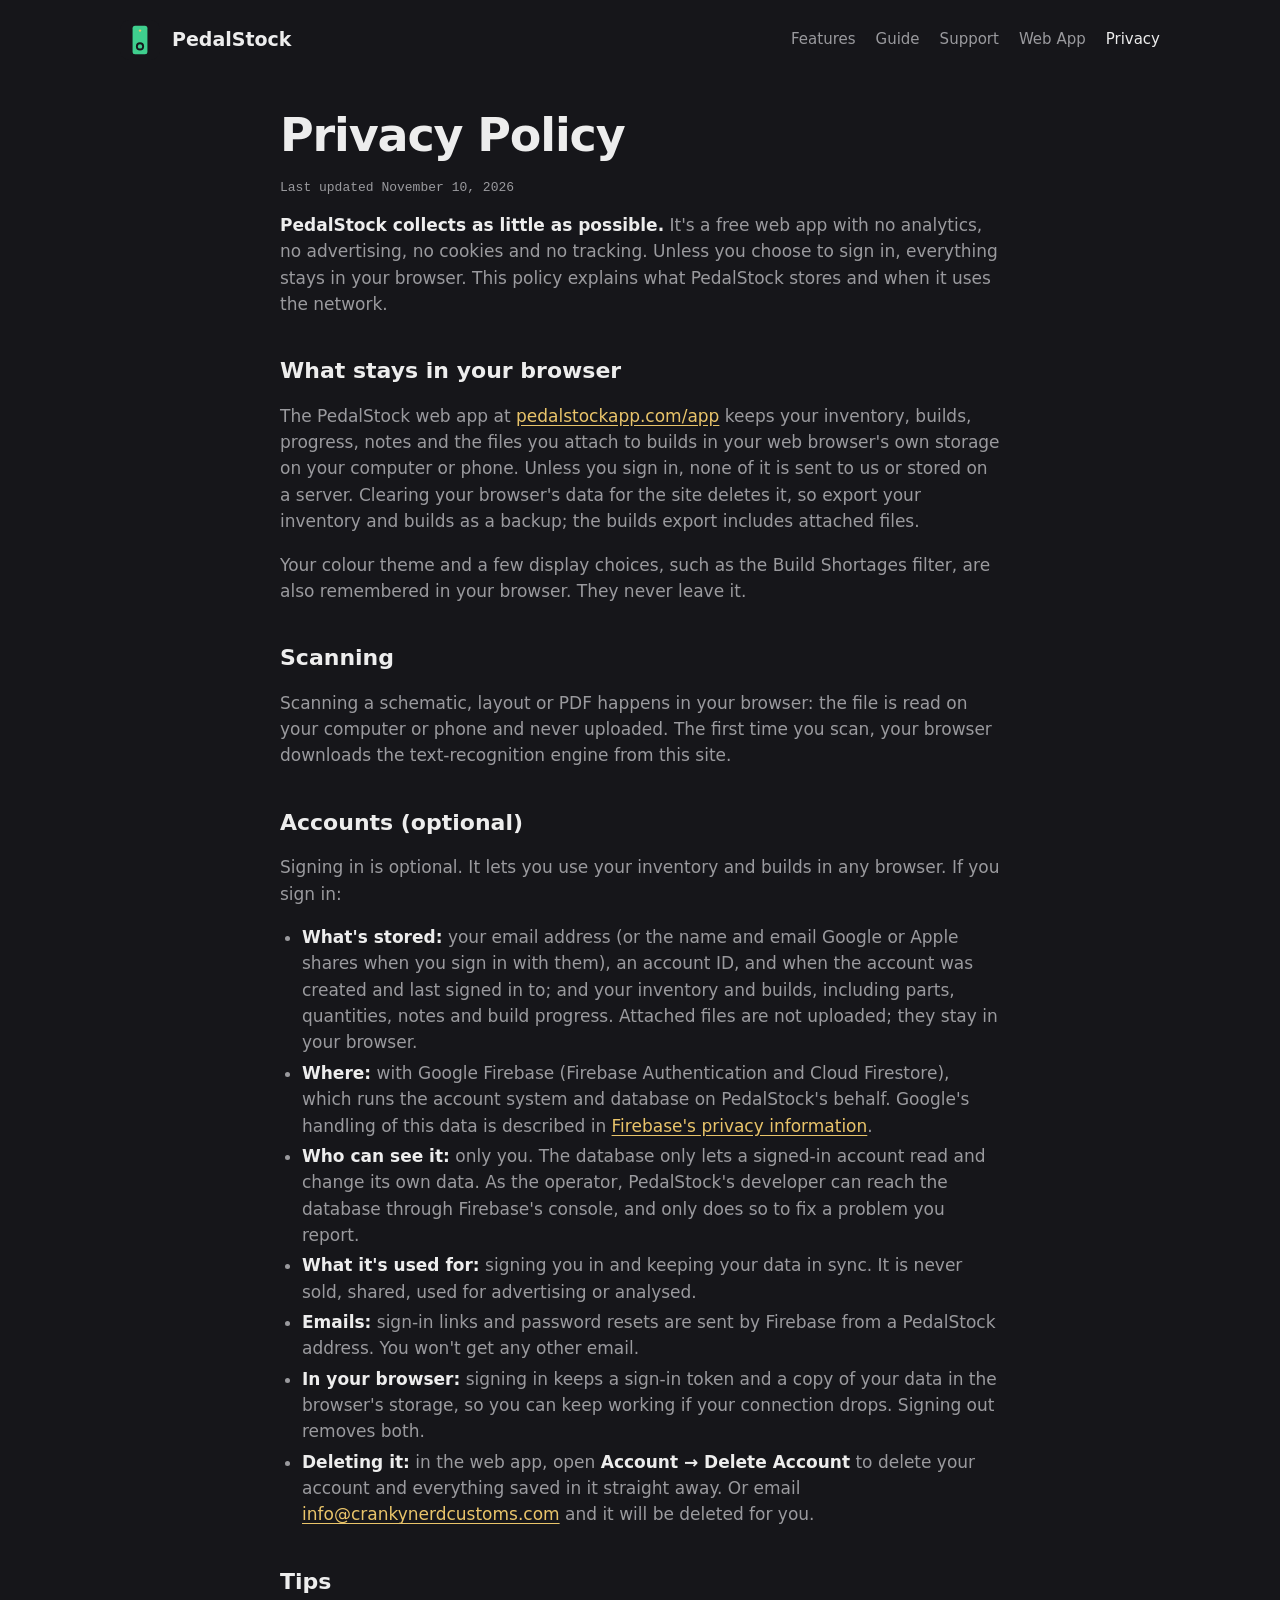
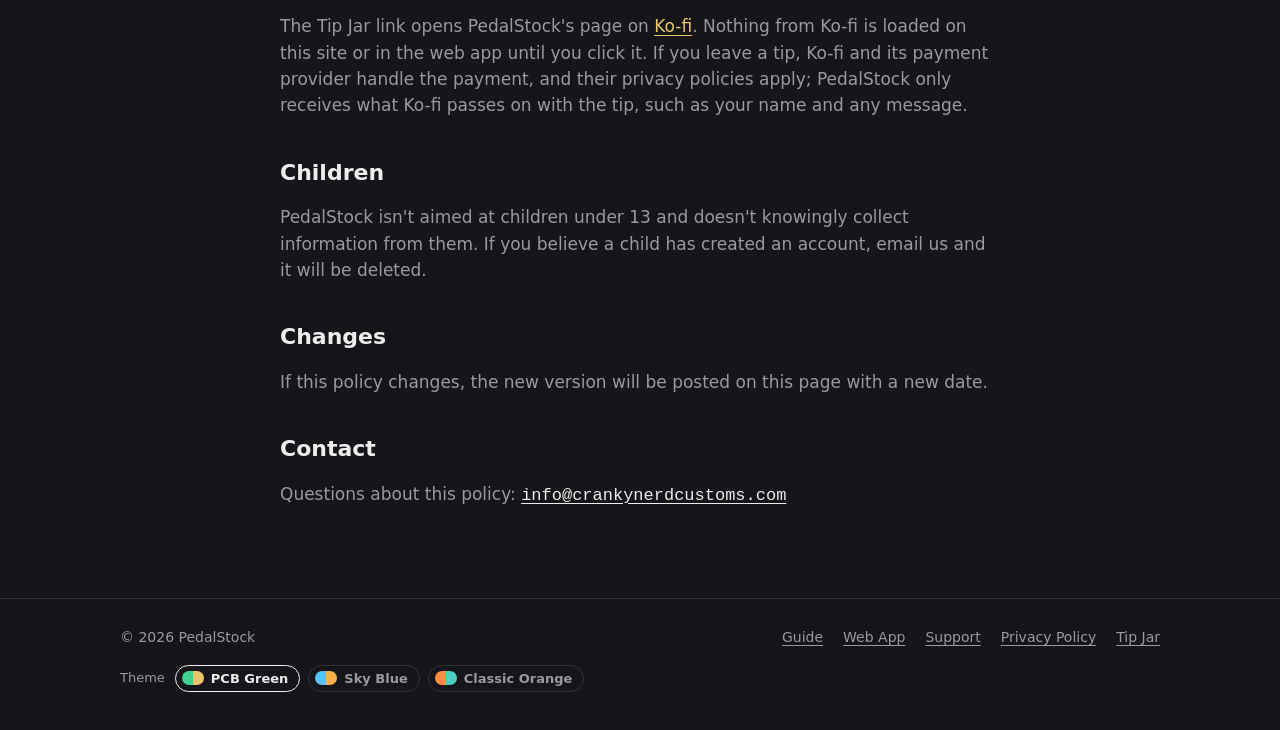
<file: privacy.html>
<!doctype html>
<html lang="en">
<head>
<meta charset="utf-8">
<meta name="viewport" content="width=device-width, initial-scale=1, viewport-fit=cover">
<title>Privacy Policy · PedalStock</title>
<meta name="description" content="PedalStock collects no personal data. Your inventory and builds stay on your device.">
<meta name="theme-color" content="#16161a">
<link rel="icon" href="app-icon.svg" type="image/svg+xml">
<link rel="apple-touch-icon" href="app-icon.svg">
<script>try{var t=localStorage.getItem('pedalstock.theme');if(t==='sky'||t==='orange')document.documentElement.dataset.theme=t;}catch(e){}</script>
<link rel="stylesheet" href="style.css?v=2026-11-12">
</head>
<body>
<header class="site-header">
  <div class="wrap">
    <a class="brand" href="index.html"><img src="app-icon.svg" alt="" width="40" height="40">PedalStock</a>
    <nav class="site-nav" aria-label="Site">
      <a href="index.html#features">Features</a>
      <a href="guide.html">Guide</a>
      <a href="support.html">Support</a>
      <a href="web-app.html">Web App</a>
      <a href="privacy.html" aria-current="page">Privacy</a>
    </nav>
  </div>
</header>

<main class="page">
  <div class="wrap">
    <h1>Privacy Policy</h1>
    <p class="updated">Last updated November 10, 2026</p>

    <p><strong>PedalStock collects as little as possible.</strong> It's a free web app with no analytics, no advertising, no cookies and no tracking. Unless you choose to sign in, everything stays in your browser. This policy explains what PedalStock stores and when it uses the network.</p>

    <h2>What stays in your browser</h2>
    <p>The PedalStock web app at <a href="/app/">pedalstockapp.com/app</a> keeps your inventory, builds, progress, notes and the files you attach to builds in your web browser's own storage on your computer or phone. Unless you sign in, none of it is sent to us or stored on a server. Clearing your browser's data for the site deletes it, so export your inventory and builds as a backup; the builds export includes attached files.</p>
    <p>Your colour theme and a few display choices, such as the Build Shortages filter, are also remembered in your browser. They never leave it.</p>

    <h2>Scanning</h2>
    <p>Scanning a schematic, layout or PDF happens in your browser: the file is read on your computer or phone and never uploaded. The first time you scan, your browser downloads the text-recognition engine from this site.</p>

    <h2>Accounts (optional)</h2>
    <p>Signing in is optional. It lets you use your inventory and builds in any browser. If you sign in:</p>
    <ul>
      <li><strong>What's stored:</strong> your email address (or the name and email Google or Apple shares when you sign in with them), an account ID, and when the account was created and last signed in to; and your inventory and builds, including parts, quantities, notes and build progress. Attached files are not uploaded; they stay in your browser.</li>
      <li><strong>Where:</strong> with Google Firebase (Firebase Authentication and Cloud Firestore), which runs the account system and database on PedalStock's behalf. Google's handling of this data is described in <a href="https://firebase.google.com/support/privacy">Firebase's privacy information</a>.</li>
      <li><strong>Who can see it:</strong> only you. The database only lets a signed-in account read and change its own data. As the operator, PedalStock's developer can reach the database through Firebase's console, and only does so to fix a problem you report.</li>
      <li><strong>What it's used for:</strong> signing you in and keeping your data in sync. It is never sold, shared, used for advertising or analysed.</li>
      <li><strong>Emails:</strong> sign-in links and password resets are sent by Firebase from a PedalStock address. You won't get any other email.</li>
      <li><strong>In your browser:</strong> signing in keeps a sign-in token and a copy of your data in the browser's storage, so you can keep working if your connection drops. Signing out removes both.</li>
      <li><strong>Deleting it:</strong> in the web app, open <strong>Account → Delete Account</strong> to delete your account and everything saved in it straight away. Or email <a href="mailto:info@crankynerdcustoms.com">info@crankynerdcustoms.com</a> and it will be deleted for you.</li>
    </ul>

    <h2>Tips</h2>
    <p>The Tip Jar link opens PedalStock's page on <a href="https://ko-fi.com/crankynerd">Ko-fi</a>. Nothing from Ko-fi is loaded on this site or in the web app until you click it. If you leave a tip, Ko-fi and its payment provider handle the payment, and their privacy policies apply; PedalStock only receives what Ko-fi passes on with the tip, such as your name and any message.</p>

    <h2>Children</h2>
    <p>PedalStock isn't aimed at children under 13 and doesn't knowingly collect information from them. If you believe a child has created an account, email us and it will be deleted.</p>

    <h2>Changes</h2>
    <p>If this policy changes, the new version will be posted on this page with a new date.</p>

    <h2>Contact</h2>
    <p>Questions about this policy: <a class="contact" href="mailto:info@crankynerdcustoms.com">info@crankynerdcustoms.com</a></p>
  </div>
</main>
<footer class="site-footer">
  <div class="wrap">
    <span>© 2026 PedalStock</span>
    <nav aria-label="Footer"><a href="guide.html">Guide</a><a href="app/">Web App</a><a href="support.html">Support</a><a href="privacy.html">Privacy Policy</a><a href="https://ko-fi.com/crankynerd" target="_blank" rel="noopener">Tip Jar</a></nav>
    <div class="theme-picker" data-theme-picker></div>
  </div>
</footer>
<script src="theme.js" defer></script>
</body>
</html>
</file>
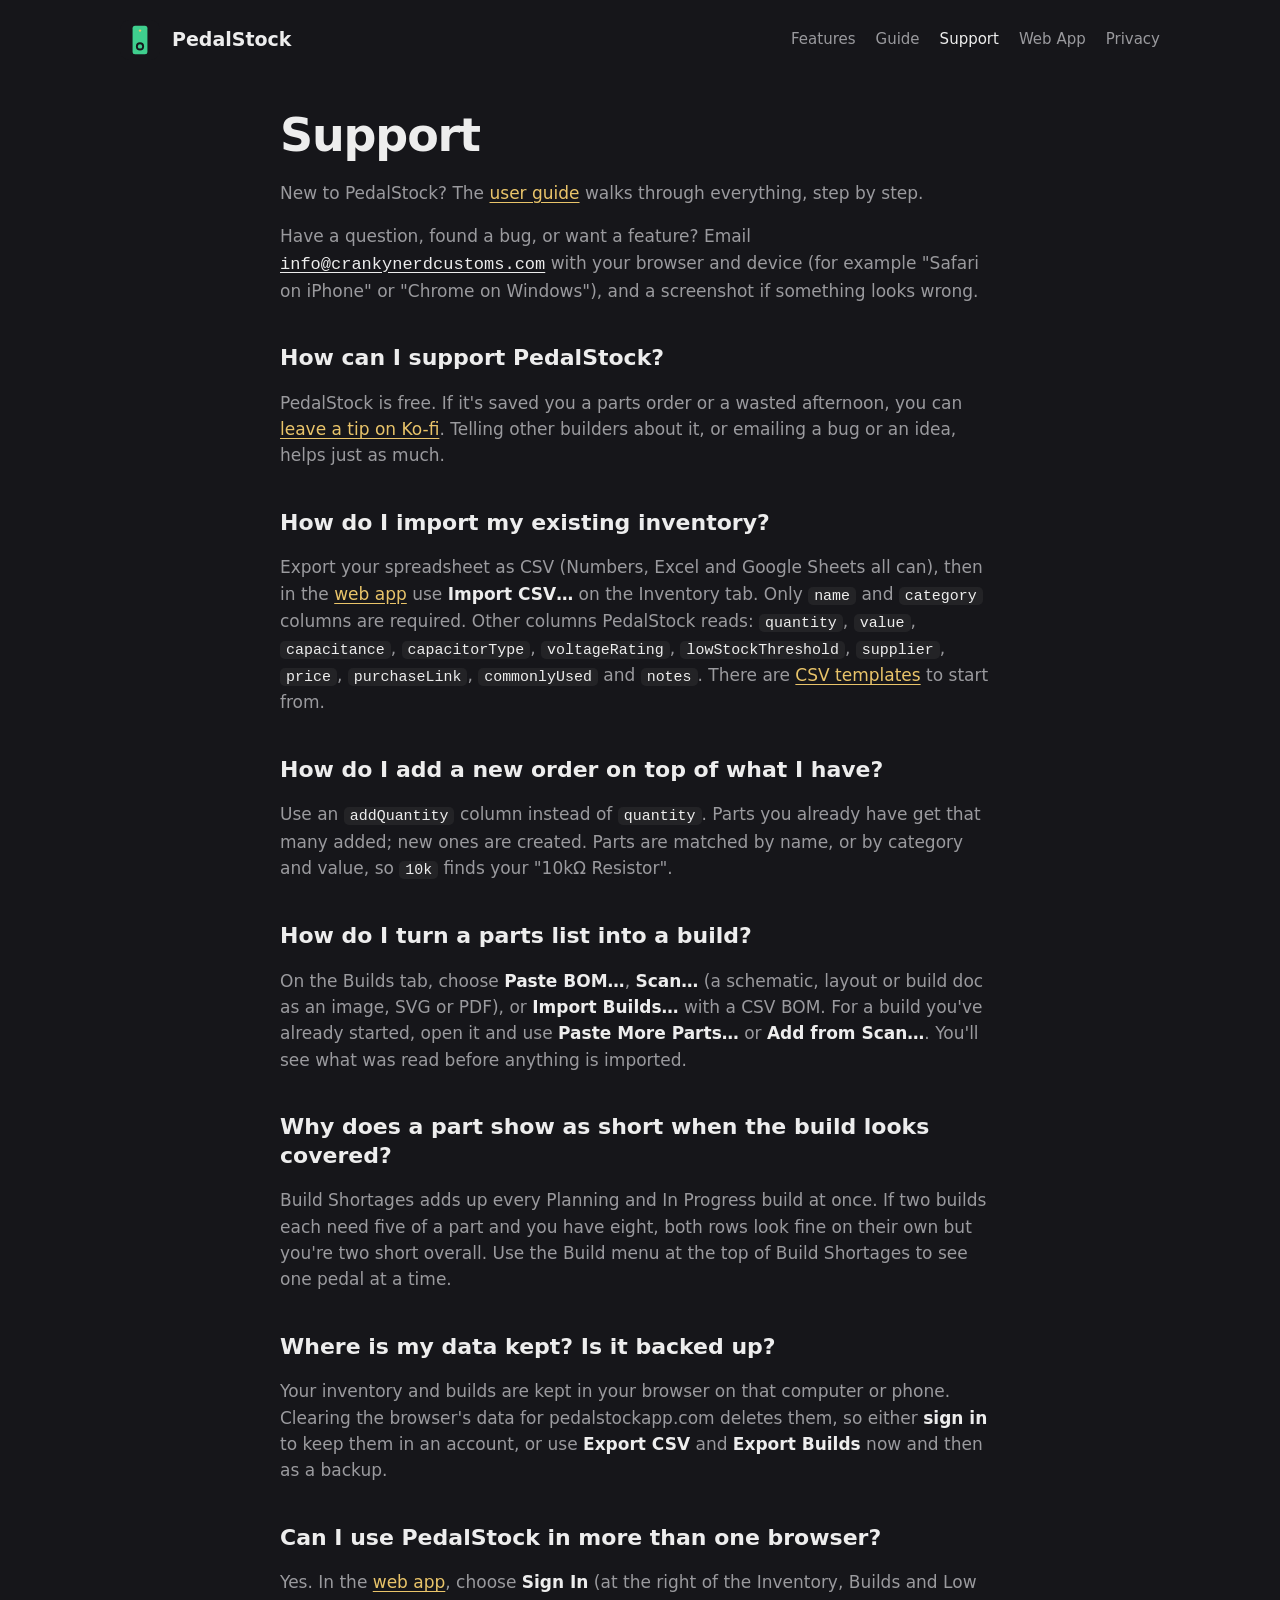
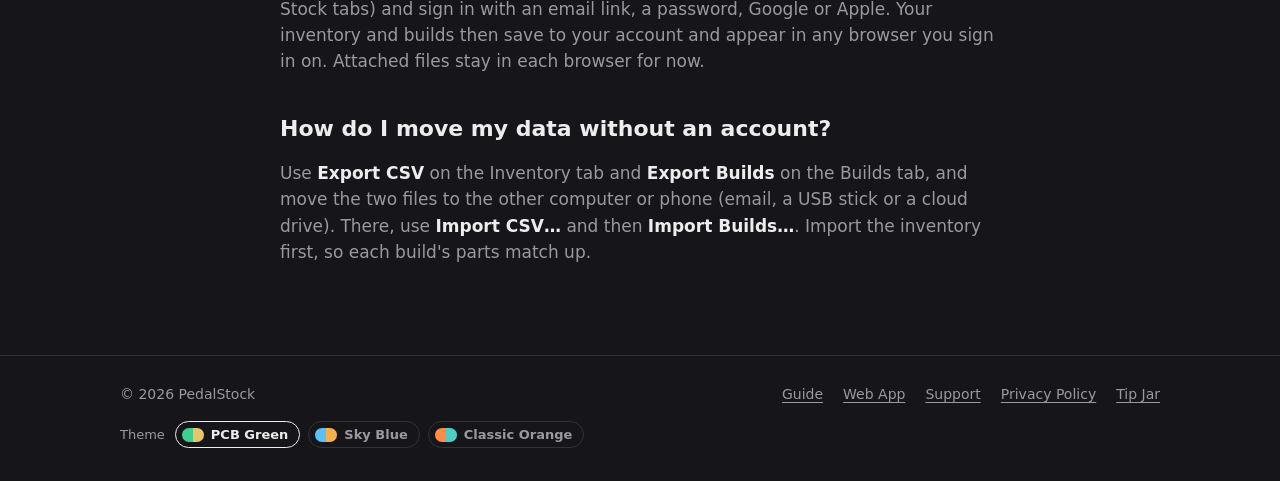
<file: support.html>
<!doctype html>
<html lang="en">
<head>
<meta charset="utf-8">
<meta name="viewport" content="width=device-width, initial-scale=1, viewport-fit=cover">
<title>Support · PedalStock</title>
<meta name="description" content="Help with PedalStock: importing inventory, builds, shortages and contact.">
<meta name="theme-color" content="#16161a">
<link rel="icon" href="app-icon.svg" type="image/svg+xml">
<link rel="apple-touch-icon" href="app-icon.svg">
<script>try{var t=localStorage.getItem('pedalstock.theme');if(t==='sky'||t==='orange')document.documentElement.dataset.theme=t;}catch(e){}</script>
<link rel="stylesheet" href="style.css?v=2026-11-12">
</head>
<body>
<header class="site-header">
  <div class="wrap">
    <a class="brand" href="index.html"><img src="app-icon.svg" alt="" width="40" height="40">PedalStock</a>
    <nav class="site-nav" aria-label="Site">
      <a href="index.html#features">Features</a>
      <a href="guide.html">Guide</a>
      <a href="support.html" aria-current="page">Support</a>
      <a href="web-app.html">Web App</a>
      <a href="privacy.html">Privacy</a>
    </nav>
  </div>
</header>

<main class="page">
  <div class="wrap">
    <h1>Support</h1>
    <p>New to PedalStock? The <a href="guide.html">user guide</a> walks through everything, step by step.</p>
    <p>Have a question, found a bug, or want a feature? Email <a class="contact" href="mailto:info@crankynerdcustoms.com">info@crankynerdcustoms.com</a> with your browser and device (for example "Safari on iPhone" or "Chrome on Windows"), and a screenshot if something looks wrong.</p>

    <h2>How can I support PedalStock?</h2>
    <p>PedalStock is free. If it's saved you a parts order or a wasted afternoon, you can <a href="https://ko-fi.com/crankynerd" target="_blank" rel="noopener">leave a tip on Ko-fi</a>. Telling other builders about it, or emailing a bug or an idea, helps just as much.</p>

    <h2>How do I import my existing inventory?</h2>
    <p>Export your spreadsheet as CSV (Numbers, Excel and Google Sheets all can), then in the <a href="app/">web app</a> use <strong>Import CSV…</strong> on the Inventory tab. Only <code>name</code> and <code>category</code> columns are required. Other columns PedalStock reads: <code>quantity</code>, <code>value</code>, <code>capacitance</code>, <code>capacitorType</code>, <code>voltageRating</code>, <code>lowStockThreshold</code>, <code>supplier</code>, <code>price</code>, <code>purchaseLink</code>, <code>commonlyUsed</code> and <code>notes</code>. There are <a href="guide.html#templates">CSV templates</a> to start from.</p>

    <h2>How do I add a new order on top of what I have?</h2>
    <p>Use an <code>addQuantity</code> column instead of <code>quantity</code>. Parts you already have get that many added; new ones are created. Parts are matched by name, or by category and value, so <code>10k</code> finds your "10kΩ Resistor".</p>

    <h2>How do I turn a parts list into a build?</h2>
    <p>On the Builds tab, choose <strong>Paste BOM…</strong>, <strong>Scan…</strong> (a schematic, layout or build doc as an image, SVG or PDF), or <strong>Import Builds…</strong> with a CSV BOM. For a build you've already started, open it and use <strong>Paste More Parts…</strong> or <strong>Add from Scan…</strong>. You'll see what was read before anything is imported.</p>

    <h2>Why does a part show as short when the build looks covered?</h2>
    <p>Build Shortages adds up every Planning and In Progress build at once. If two builds each need five of a part and you have eight, both rows look fine on their own but you're two short overall. Use the Build menu at the top of Build Shortages to see one pedal at a time.</p>

    <h2>Where is my data kept? Is it backed up?</h2>
    <p>Your inventory and builds are kept in your browser on that computer or phone. Clearing the browser's data for pedalstockapp.com deletes them, so either <strong>sign in</strong> to keep them in an account, or use <strong>Export CSV</strong> and <strong>Export Builds</strong> now and then as a backup.</p>

    <h2>Can I use PedalStock in more than one browser?</h2>
    <p>Yes. In the <a href="app/">web app</a>, choose <strong>Sign In</strong> (at the right of the Inventory, Builds and Low Stock tabs) and sign in with an email link, a password, Google or Apple. Your inventory and builds then save to your account and appear in any browser you sign in on. Attached files stay in each browser for now.</p>

    <h2>How do I move my data without an account?</h2>
    <p>Use <strong>Export CSV</strong> on the Inventory tab and <strong>Export Builds</strong> on the Builds tab, and move the two files to the other computer or phone (email, a USB stick or a cloud drive). There, use <strong>Import CSV…</strong> and then <strong>Import Builds…</strong>. Import the inventory first, so each build's parts match up.</p>
  </div>
</main>
<footer class="site-footer">
  <div class="wrap">
    <span>© 2026 PedalStock</span>
    <nav aria-label="Footer"><a href="guide.html">Guide</a><a href="app/">Web App</a><a href="support.html">Support</a><a href="privacy.html">Privacy Policy</a><a href="https://ko-fi.com/crankynerd" target="_blank" rel="noopener">Tip Jar</a></nav>
    <div class="theme-picker" data-theme-picker></div>
  </div>
</footer>
<script src="theme.js" defer></script>
</body>
</html>
</file>
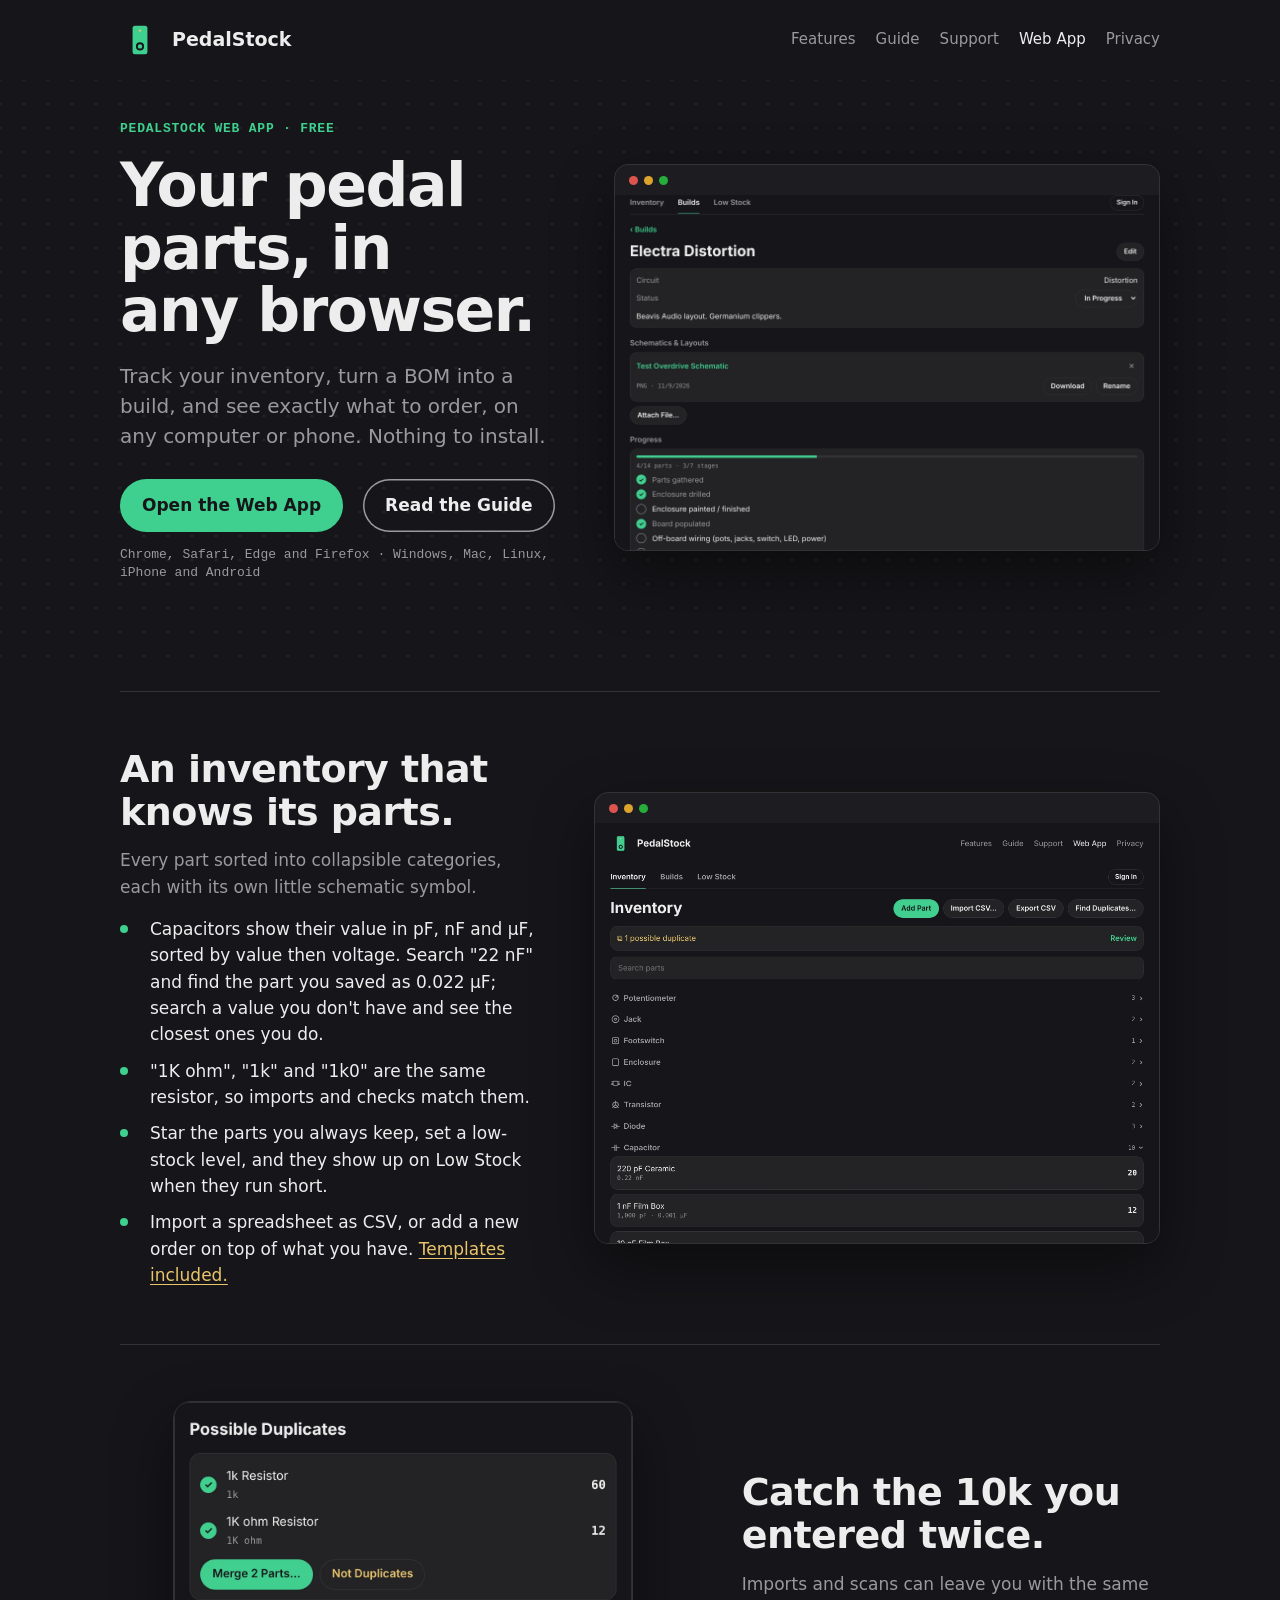
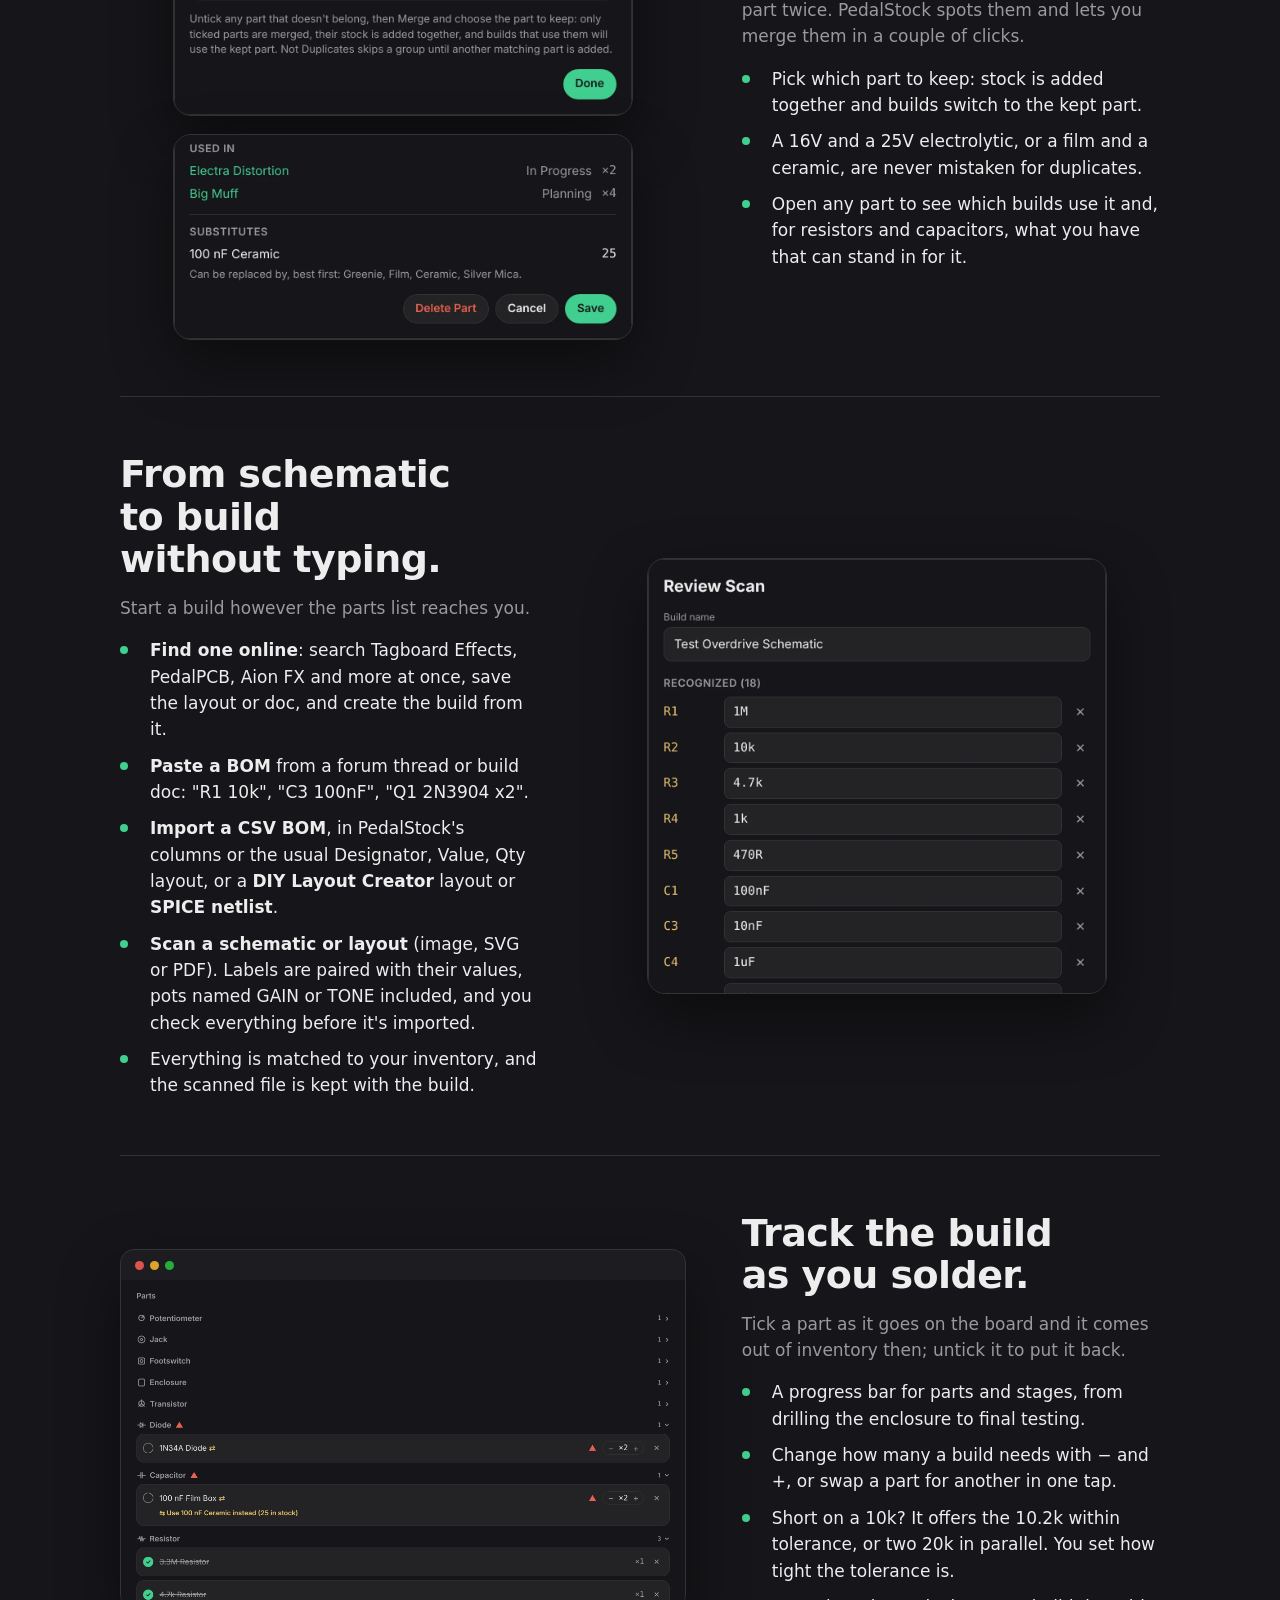
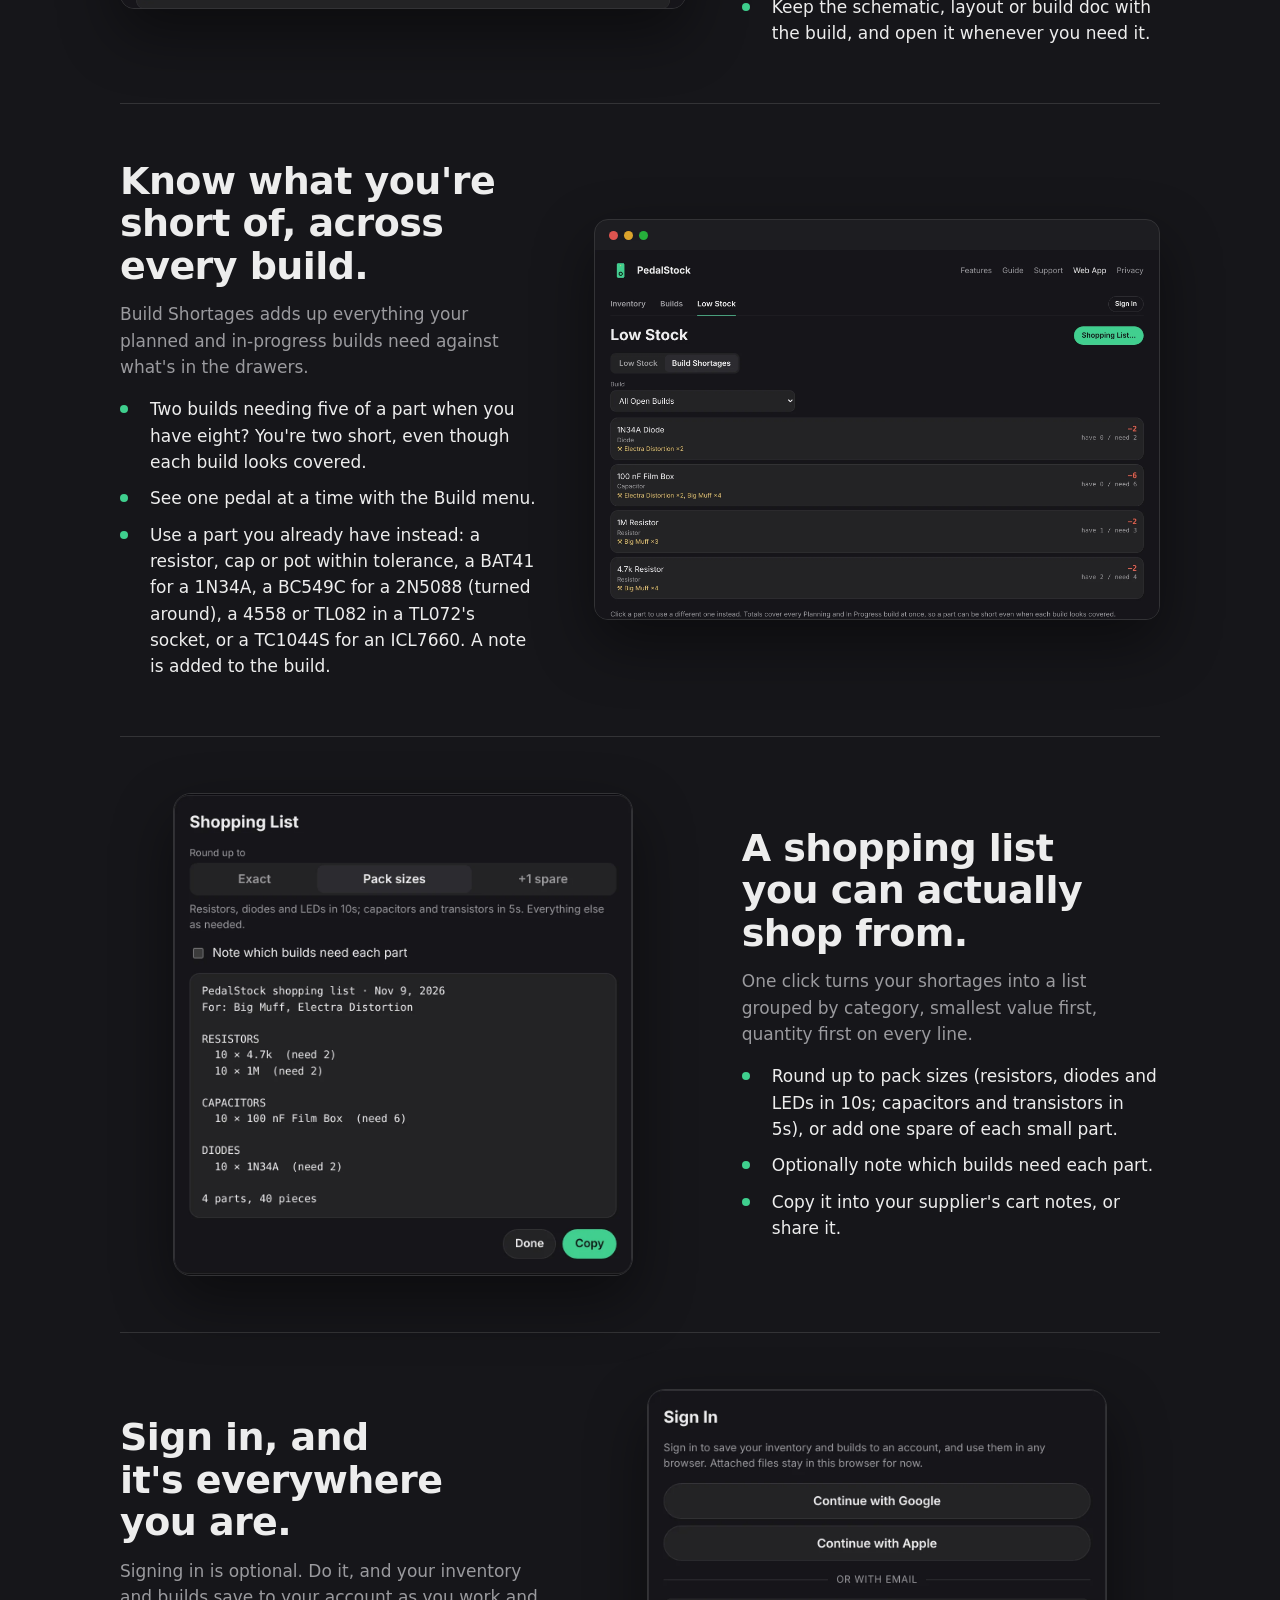
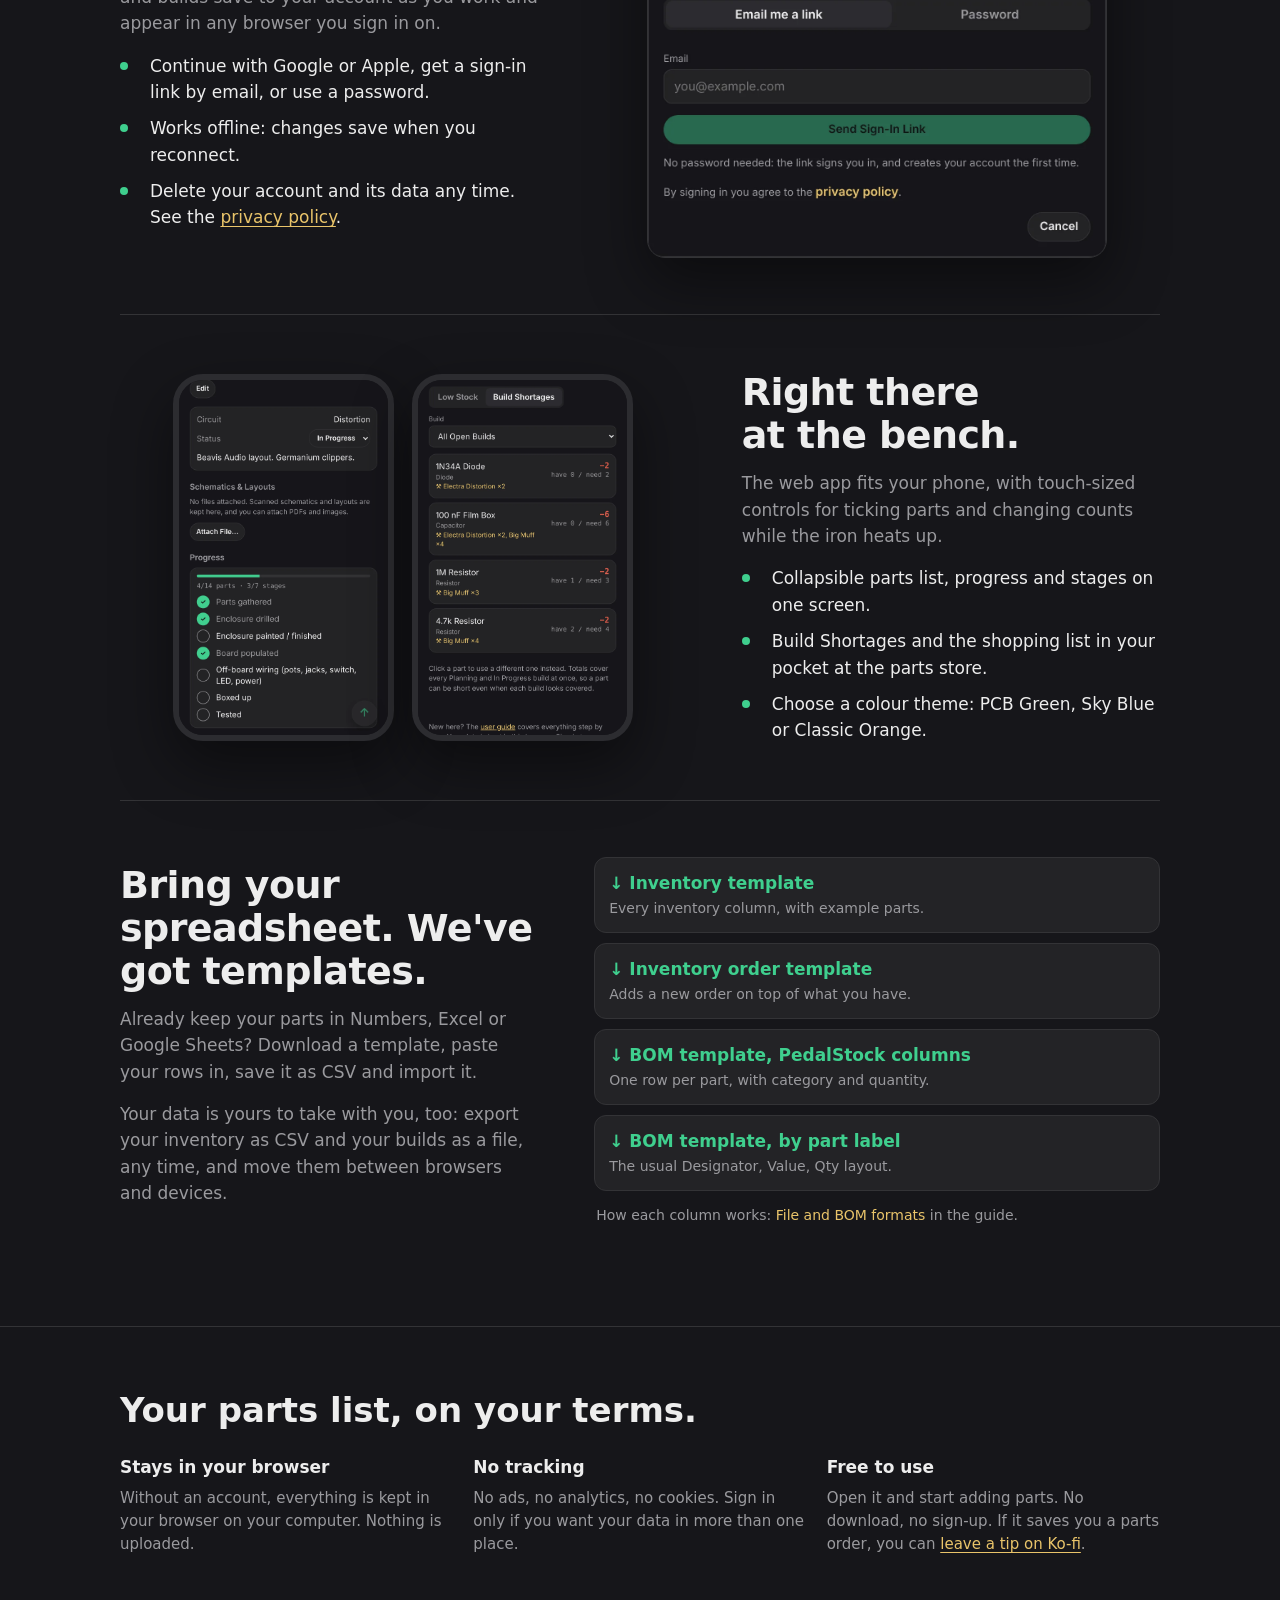
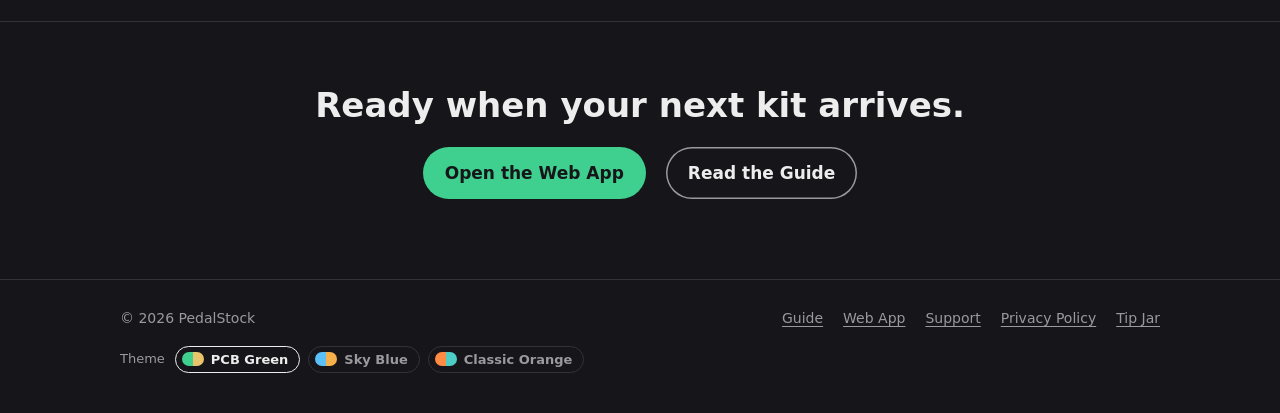
<file: web-app.html>
<!doctype html>
<html lang="en">
<head>
<meta charset="utf-8">
<meta name="viewport" content="width=device-width, initial-scale=1, viewport-fit=cover">
<title>Web App · PedalStock</title>
<meta name="description" content="PedalStock in your browser: parts inventory, builds from pasted, CSV or scanned BOMs, build shortages, substitutions and a shopping list. Free, with optional sync.">
<meta name="theme-color" content="#16161a">
<link rel="icon" href="app-icon.svg" type="image/svg+xml">
<link rel="apple-touch-icon" href="app-icon.svg">
<script>try{var t=localStorage.getItem('pedalstock.theme');if(t==='sky'||t==='orange')document.documentElement.dataset.theme=t;}catch(e){}</script>
<link rel="stylesheet" href="style.css?v=2026-11-12">
</head>
<body>
<header class="site-header">
  <div class="wrap">
    <a class="brand" href="index.html"><img src="app-icon.svg" alt="" width="40" height="40">PedalStock</a>
    <nav class="site-nav" aria-label="Site">
      <a href="index.html#features">Features</a>
      <a href="guide.html">Guide</a>
      <a href="support.html">Support</a>
      <a href="web-app.html" aria-current="page">Web App</a>
      <a href="privacy.html">Privacy</a>
    </nav>
  </div>
</header>

<main>
<section class="hero perfboard wa-hero">
  <div class="wrap">
    <div>
      <p class="eyebrow">PedalStock web app · Free</p>
      <h1>Your pedal parts, in any browser.</h1>
      <p class="lede">Track your inventory, turn a BOM into a build, and see exactly what to order, on any computer or phone. Nothing to install.</p>
      <div class="cta-row">
        <a class="cta" href="app/">Open the Web App</a>
        <a class="cta cta-secondary" href="guide.html">Read the Guide</a>
      </div>
      <p class="cta-note" style="margin-top: 14px">Chrome, Safari, Edge and Firefox · Windows, Mac, Linux, iPhone and Android</p>
    </div>
    <figure class="shot browser">
      <img src="images/web-app/build-top.webp" width="1100" height="720" alt="A PedalStock build in the web app: Electra Distortion, in progress, with its schematic attached and build stages ticked off.">
    </figure>
  </div>
</section>

<div class="features wrap" id="features">

  <section class="feature wa-feature">
    <div class="feature-text">
      <h2>An inventory that knows its parts.</h2>
      <p>Every part sorted into collapsible categories, each with its own little schematic symbol.</p>
      <ul class="points">
        <li>Capacitors show their value in pF, nF and µF, sorted by value then voltage. Search "22 nF" and find the part you saved as 0.022 µF; search a value you don't have and see the closest ones you do.</li>
        <li>"1K ohm", "1k" and "1k0" are the same resistor, so imports and checks match them.</li>
        <li>Star the parts you always keep, set a low-stock level, and they show up on Low Stock when they run short.</li>
        <li>Import a spreadsheet as CSV, or add a new order on top of what you have. <a href="#templates">Templates included.</a></li>
      </ul>
    </div>
    <figure class="shot browser">
      <img src="images/web-app/inventory.webp" width="1100" height="820" loading="lazy" alt="Inventory with categories and capacitor values in every unit.">
    </figure>
  </section>

  <section class="feature wa-feature">
    <div class="feature-text">
      <h2>Catch the 10k you entered twice.</h2>
      <p>Imports and scans can leave you with the same part twice. PedalStock spots them and lets you merge them in a couple of clicks.</p>
      <ul class="points">
        <li>Pick which part to keep: stock is added together and builds switch to the kept part.</li>
        <li>A 16V and a 25V electrolytic, or a film and a ceramic, are never mistaken for duplicates.</li>
        <li>Open any part to see which builds use it and, for resistors and capacitors, what you have that can stand in for it.</li>
      </ul>
    </div>
    <div class="shot-pair">
      <figure class="shot dialog"><img src="images/web-app/duplicates.webp" width="560" height="382" loading="lazy" alt="Possible Duplicates: 1k Resistor and 1K ohm Resistor, with Merge 2 Parts and Not Duplicates."></figure>
      <figure class="shot dialog"><img src="images/web-app/part-details.webp" width="560" height="250" loading="lazy" alt="A capacitor's Used in list and its substitutes, best first."></figure>
    </div>
  </section>

  <section class="feature wa-feature">
    <div class="feature-text">
      <h2>From schematic to build without typing.</h2>
      <p>Start a build however the parts list reaches you.</p>
      <ul class="points">
        <li><strong>Find one online</strong>: search Tagboard Effects, PedalPCB, Aion FX and more at once, save the layout or doc, and create the build from it.</li>
        <li><strong>Paste a BOM</strong> from a forum thread or build doc: "R1 10k", "C3 100nF", "Q1 2N3904 x2".</li>
        <li><strong>Import a CSV BOM</strong>, in PedalStock's columns or the usual Designator, Value, Qty layout, or a <strong>DIY Layout Creator</strong> layout or <strong>SPICE netlist</strong>.</li>
        <li><strong>Scan a schematic or layout</strong> (image, SVG or PDF). Labels are paired with their values, pots named GAIN or TONE included, and you check everything before it's imported.</li>
        <li>Everything is matched to your inventory, and the scanned file is kept with the build.</li>
      </ul>
    </div>
    <figure class="shot dialog tall"><img src="images/web-app/scan-review.webp" width="560" height="530" loading="lazy" alt="Review Scan: labels R1 to R5 and C1 to C5 paired with values read from a schematic."></figure>
  </section>

  <section class="feature wa-feature">
    <div class="feature-text">
      <h2>Track the build as you solder.</h2>
      <p>Tick a part as it goes on the board and it comes out of inventory then; untick it to put it back.</p>
      <ul class="points">
        <li>A progress bar for parts and stages, from drilling the enclosure to final testing.</li>
        <li>Change how many a build needs with − and +, or swap a part for another in one tap.</li>
        <li>Short on a 10k? It offers the 10.2k within tolerance, or two 20k in parallel. You set how tight the tolerance is.</li>
        <li>Keep the schematic, layout or build doc with the build, and open it whenever you need it.</li>
      </ul>
    </div>
    <figure class="shot browser"><img src="images/web-app/build-parts.webp" width="1100" height="640" loading="lazy" alt="A build's parts: a short 1N34A diode, a 100 nF film box cap with a one-tap Use 100 nF Ceramic instead suggestion, and ticked resistors."></figure>
  </section>

  <section class="feature wa-feature">
    <div class="feature-text">
      <h2>Know what you're short of, across every build.</h2>
      <p>Build Shortages adds up everything your planned and in-progress builds need against what's in the drawers.</p>
      <ul class="points">
        <li>Two builds needing five of a part when you have eight? You're two short, even though each build looks covered.</li>
        <li>See one pedal at a time with the Build menu.</li>
        <li>Use a part you already have instead: a resistor, cap or pot within tolerance, a BAT41 for a 1N34A, a BC549C for a 2N5088 (turned around), a 4558 or TL082 in a TL072's socket, or a TC1044S for an ICL7660. A note is added to the build.</li>
      </ul>
    </div>
    <figure class="shot browser"><img src="images/web-app/shortages.webp" width="1100" height="720" loading="lazy" alt="Build Shortages listing a 1N34A diode, 100 nF film box cap, 1M and 4.7k resistors, with how many each build needs."></figure>
  </section>

  <section class="feature wa-feature">
    <div class="feature-text">
      <h2>A shopping list you can actually shop from.</h2>
      <p>One click turns your shortages into a list grouped by category, smallest value first, quantity first on every line.</p>
      <ul class="points">
        <li>Round up to pack sizes (resistors, diodes and LEDs in 10s; capacitors and transistors in 5s), or add one spare of each small part.</li>
        <li>Optionally note which builds need each part.</li>
        <li>Copy it into your supplier's cart notes, or share it.</li>
      </ul>
    </div>
    <figure class="shot dialog"><img src="images/web-app/shopping-list.webp" width="560" height="588" loading="lazy" alt="Shopping List with Pack sizes chosen: 10 × 4.7k, 10 × 1M, 10 × 100 nF Film Box, 10 × 1N34A."></figure>
  </section>

  <section class="feature wa-feature">
    <div class="feature-text">
      <h2>Sign in, and it's everywhere you are.</h2>
      <p>Signing in is optional. Do it, and your inventory and builds save to your account as you work and appear in any browser you sign in on.</p>
      <ul class="points">
        <li>Continue with Google or Apple, get a sign-in link by email, or use a password.</li>
        <li>Works offline: changes save when you reconnect.</li>
        <li>Delete your account and its data any time. See the <a href="privacy.html">privacy policy</a>.</li>
      </ul>
    </div>
    <figure class="shot dialog"><img src="images/web-app/sign-in.webp" width="560" height="572" loading="lazy" alt="Sign In: Continue with Google, Continue with Apple, or email a sign-in link."></figure>
  </section>

  <section class="feature wa-feature">
    <div class="feature-text">
      <h2>Right there at the bench.</h2>
      <p>The web app fits your phone, with touch-sized controls for ticking parts and changing counts while the iron heats up.</p>
      <ul class="points">
        <li>Collapsible parts list, progress and stages on one screen.</li>
        <li>Build Shortages and the shopping list in your pocket at the parts store.</li>
        <li>Choose a colour theme: PCB Green, Sky Blue or Classic Orange.</li>
      </ul>
    </div>
    <div class="phone-pair">
      <figure class="shot phone-shot"><img src="images/web-app/phone-build.webp" width="390" height="664" loading="lazy" alt="The web app on an iPhone: a build's progress and parts."></figure>
      <figure class="shot phone-shot"><img src="images/web-app/phone-shortages.webp" width="390" height="664" loading="lazy" alt="The web app on an iPhone: Build Shortages."></figure>
    </div>
  </section>

  <section class="feature wa-feature" id="templates">
    <div class="feature-text">
      <h2>Bring your spreadsheet. We've got templates.</h2>
      <p>Already keep your parts in Numbers, Excel or Google Sheets? Download a template, paste your rows in, save it as CSV and import it.</p>
      <p>Your data is yours to take with you, too: export your inventory as CSV and your builds as a file, any time, and move them between browsers and devices.</p>
    </div>
    <ul class="downloads">
      <li><a href="templates/pedalstock-inventory-template.csv" download>Inventory template</a> <span class="dl-note">Every inventory column, with example parts.</span></li>
      <li><a href="templates/pedalstock-inventory-order-template.csv" download>Inventory order template</a> <span class="dl-note">Adds a new order on top of what you have.</span></li>
      <li><a href="templates/pedalstock-bom-template.csv" download>BOM template, PedalStock columns</a> <span class="dl-note">One row per part, with category and quantity.</span></li>
      <li><a href="templates/pedalstock-bom-designator-template.csv" download>BOM template, by part label</a> <span class="dl-note">The usual Designator, Value, Qty layout.</span></li>
      <li class="dl-more">How each column works: <a href="guide.html#formats">File and BOM formats</a> in the guide.</li>
    </ul>
  </section>

</div>

<section class="band">
  <div class="wrap">
    <h2>Your parts list, on your terms.</h2>
    <div><h3>Stays in your browser</h3><p>Without an account, everything is kept in your browser on your computer. Nothing is uploaded.</p></div>
    <div><h3>No tracking</h3><p>No ads, no analytics, no cookies. Sign in only if you want your data in more than one place.</p></div>
    <div><h3>Free to use</h3><p>Open it and start adding parts. No download, no sign-up. If it saves you a parts order, you can <a href="https://ko-fi.com/crankynerd" target="_blank" rel="noopener">leave a tip on Ko-fi</a>.</p></div>
  </div>
</section>

<section class="wa-final">
  <div class="wrap">
    <h2>Ready when your next kit arrives.</h2>
    <div class="cta-row" style="justify-content: center">
      <a class="cta" href="app/">Open the Web App</a>
      <a class="cta cta-secondary" href="guide.html">Read the Guide</a>
    </div>
  </div>
</section>
</main>

<footer class="site-footer">
  <div class="wrap">
    <span>© 2026 PedalStock</span>
    <nav aria-label="Footer"><a href="guide.html">Guide</a><a href="app/">Web App</a><a href="support.html">Support</a><a href="privacy.html">Privacy Policy</a><a href="https://ko-fi.com/crankynerd" target="_blank" rel="noopener">Tip Jar</a></nav>
    <div class="theme-picker" data-theme-picker></div>
  </div>
</footer>
<script src="theme.js" defer></script>
</body>
</html>
</file>
<file: style.css>
/* PedalStock site: the app's own design system. Dark only, like the app.
   Layout: a single centered column (max 1080px) of alternating text and app-screen panels on a perfboard-dotted ground. */
:root {
  --background: #16161a;
  --surface: #232326;
  --card-border: #333336;
  /* Theme colours. PCB Green is the default; [data-theme] below swaps in the others. */
  --primary-accent: #3fcf8e;
  --secondary-accent: #e9c46a;
  --warning: #ea604c;
  --text-primary: #ededed;
  --text-secondary: #9a9a9e;
  --font-sans: -apple-system, BlinkMacSystemFont, "SF Pro Text", "Helvetica Neue", system-ui, sans-serif;
  --font-display: -apple-system, BlinkMacSystemFont, "SF Pro Display", "Helvetica Neue", system-ui, sans-serif;
  --font-mono: ui-monospace, "SF Mono", Menlo, Consolas, monospace;
  --radius-card: 14px;
  --radius-phone: 44px;
  color-scheme: dark;
}
:root[data-theme="sky"] { --primary-accent: #5bc0f8; --secondary-accent: #f5b04c; }
:root[data-theme="orange"] { --primary-accent: #ff8c42; --secondary-accent: #4ecdc4; }

* { box-sizing: border-box; }
html { background: var(--background); }
body {
  margin: 0;
  background: var(--background);
  color: var(--text-primary);
  font: 17px/1.55 var(--font-sans);
  -webkit-font-smoothing: antialiased;
}
a { color: var(--secondary-accent); text-underline-offset: 3px; }
a:focus-visible, .cta:focus-visible { outline: 3px solid var(--primary-accent); outline-offset: 3px; border-radius: 6px; }
img, svg { max-width: 100%; height: auto; }

.wrap {
  max-width: 1080px;
  margin: 0 auto;
  padding-left: max(20px, env(safe-area-inset-left, 0px));
  padding-right: max(20px, env(safe-area-inset-right, 0px));
}

/* Header */
.site-header { padding-block: 20px; }
.site-header .wrap { display: flex; align-items: center; justify-content: space-between; gap: 16px; flex-wrap: wrap; }
.brand { display: flex; align-items: center; gap: 12px; color: var(--text-primary); text-decoration: none; font-weight: 700; font-size: 19px; }
.brand img { width: 40px; height: 40px; border-radius: 9px; }
.site-nav { display: flex; gap: 20px; flex-wrap: wrap; }
.site-nav a { color: var(--text-secondary); text-decoration: none; font-size: 15px; }
.site-nav a:hover, .site-nav a[aria-current="page"] { color: var(--text-primary); }

/* Perfboard ground: the stripboard and perfboard pedals are built on */
.perfboard {
  background-image: radial-gradient(circle, rgba(237, 237, 237, 0.07) 1.5px, transparent 1.6px);
  background-size: 24px 24px;
  background-position: 12px 12px;
}

/* Hero */
.hero { padding-block: 40px 72px; }
.hero .wrap { display: grid; grid-template-columns: minmax(0, 1.1fr) minmax(0, 0.9fr); gap: 48px; align-items: center; }
.eyebrow { font: 600 13px/1.4 var(--font-mono); letter-spacing: 0.06em; text-transform: uppercase; color: var(--primary-accent); margin: 0 0 16px; }
h1 { font: 700 clamp(38px, 6vw, 60px)/1.04 var(--font-display); letter-spacing: -0.025em; margin: 0 0 20px; text-wrap: balance; }
.lede { font-size: 20px; line-height: 1.5; color: var(--text-secondary); max-width: 34ch; margin: 0 0 28px; }
.cta-row { display: flex; flex-wrap: wrap; align-items: center; gap: 12px 20px; }
.cta {
  display: inline-flex; align-items: center; gap: 10px;
  background: var(--primary-accent); color: var(--background);
  font-weight: 600; font-size: 17px; text-decoration: none;
  padding: 13px 22px; border-radius: 999px;
}
.cta-secondary { background: transparent; color: var(--text-primary); box-shadow: inset 0 0 0 1.5px var(--text-secondary); }
.cta-note { font: 13px/1.4 var(--font-mono); color: var(--text-secondary); }

/* Phone and app-screen mocks, built from the app's components */
.phone {
  width: 100%; max-width: 330px; margin-inline: auto;
  background: var(--background);
  border: 10px solid #2c2c30; border-radius: var(--radius-phone);
  padding: 18px 14px 22px;
  box-shadow: 0 30px 80px rgba(0, 0, 0, 0.45);
}
.screen-title { font: 700 26px/1.1 var(--font-display); margin: 6px 4px 14px; }
.segmented { display: grid; grid-template-columns: 1fr 1fr; background: var(--surface); border-radius: 9px; padding: 2px; margin-bottom: 12px; font-size: 12px; text-align: center; }
.segmented span { padding: 5px 4px; border-radius: 7px; color: var(--text-secondary); }
.segmented .on { background: #3a3a3e; color: var(--text-primary); font-weight: 600; }

.card {
  background: var(--surface); border: 1px solid var(--card-border);
  border-radius: var(--radius-card); padding: 12px;
}
.stack { display: grid; gap: 10px; }
.row { display: flex; align-items: center; gap: 12px; }
.row-text { flex: 1; min-width: 0; }
.row-title { font-size: 15px; line-height: 1.3; }
.row-sub { font-size: 12px; line-height: 1.35; color: var(--text-secondary); }
.mono { font-family: var(--font-mono); }
.qty { font: 600 15px/1 var(--font-mono); }
.short { color: var(--warning); }
.info { color: var(--secondary-accent); }
.accent { color: var(--primary-accent); }
.chev { color: var(--text-secondary); font-size: 14px; }
.cat-header { display: flex; align-items: center; gap: 8px; color: var(--text-secondary); font-weight: 600; font-size: 14px; padding: 4px 2px; }
.cat-header .count { margin-left: auto; font: 12px var(--font-mono); }
.tick { width: 18px; height: 18px; border-radius: 50%; border: 1.5px solid var(--text-secondary); flex: none; }
.tick.done { background: var(--primary-accent); border-color: var(--primary-accent); }
.struck { text-decoration: line-through; color: var(--text-secondary); }
.bar { height: 4px; border-radius: 2px; background: var(--card-border); overflow: hidden; }
.bar span { display: block; height: 100%; background: var(--primary-accent); }

/* Features */
.features { padding-block: 24px 40px; }
.feature { display: grid; grid-template-columns: minmax(0, 1fr) minmax(0, 1fr); gap: 56px; align-items: center; padding-block: 56px; border-top: 1px solid var(--card-border); }
.feature:nth-child(even) .feature-text { order: 2; }
.feature h2 { font: 700 clamp(28px, 3.6vw, 38px)/1.12 var(--font-display); letter-spacing: -0.015em; margin: 0 0 14px; text-wrap: balance; }
.feature p { color: var(--text-secondary); margin: 0 0 16px; max-width: 46ch; }
.points { list-style: none; padding: 0; margin: 0; display: grid; gap: 10px; }
.points li { display: grid; grid-template-columns: 20px minmax(0, 1fr); gap: 10px; }
.points li::before { content: ""; width: 8px; height: 8px; margin-top: 9px; border-radius: 50%; background: var(--primary-accent); }
.panel { max-width: 400px; width: 100%; margin-inline: auto; }
.bom {
  font: 13px/1.7 var(--font-mono); color: var(--text-primary);
  background: #0f0f12; border: 1px solid var(--card-border); border-radius: var(--radius-card);
  padding: 14px 16px; margin: 0; white-space: pre; overflow-x: auto;
}
.arrow { text-align: center; color: var(--primary-accent); font-size: 22px; line-height: 1; padding: 8px 0; }

/* Privacy band */
.band { padding-block: 64px; border-top: 1px solid var(--card-border); }
.band .wrap { display: grid; gap: 20px; grid-template-columns: repeat(3, minmax(0, 1fr)); }
.band h2 { grid-column: 1 / -1; font: 700 clamp(26px, 3.2vw, 34px)/1.15 var(--font-display); margin: 0 0 4px; }
.band h3 { font-size: 17px; margin: 0 0 6px; }
.band p { margin: 0; color: var(--text-secondary); font-size: 15px; }

/* Text pages (privacy, support) */
.page { padding-block: 32px 72px; }
.page .wrap { max-width: 760px; }
.page h1 { font-size: clamp(34px, 5vw, 46px); }
.page h2 { font: 700 22px/1.3 var(--font-display); margin: 40px 0 10px; }
.page p, .page li { color: var(--text-secondary); }
.page strong { color: var(--text-primary); }
.page code { font-family: var(--font-mono); font-size: 0.88em; color: var(--text-primary); background: var(--surface); padding: 1px 6px; border-radius: 5px; }
.updated { font: 13px var(--font-mono); color: var(--text-secondary); }
.contact { font-family: var(--font-mono); color: var(--text-primary); user-select: all; }

/* Footer */
.site-footer { padding-block: 28px 40px; border-top: 1px solid var(--card-border); color: var(--text-secondary); font-size: 14px; }
.site-footer .wrap { display: flex; justify-content: space-between; gap: 16px; flex-wrap: wrap; }
.site-footer nav { display: flex; gap: 8px 20px; flex-wrap: wrap; }
.site-footer a { color: var(--text-secondary); }

@media (max-width: 820px) {
  .hero .wrap, .feature { grid-template-columns: minmax(0, 1fr); gap: 32px; }
  .feature:nth-child(even) .feature-text { order: 0; }
  .band .wrap { grid-template-columns: minmax(0, 1fr); }
}
@media (prefers-reduced-motion: no-preference) {
  .cta { transition: transform 0.15s ease; }
  a.cta:hover { transform: translateY(-1px); }
}

/* User guide */
.page h3 { font: 600 17px/1.35 var(--font-sans); color: var(--text-primary); margin: 26px 0 6px; }
.page ul, .page ol { padding-left: 22px; }
.page li { margin: 4px 0; }
.page li::marker { color: var(--text-secondary); }
.page h2[id], .page h3[id] { scroll-margin-top: 16px; }
.toc { background: var(--surface); border: 1px solid var(--card-border); border-radius: var(--radius-card); padding: 16px 20px; margin: 24px 0 8px; }
.toc strong { display: block; margin-bottom: 6px; }
.toc ol { margin: 0; columns: 2 220px; column-gap: 28px; }
.toc a { color: var(--text-primary); text-decoration: none; }
.toc a:hover { color: var(--primary-accent); }
.tag { display: inline-block; font: 600 11px/1 var(--font-mono); letter-spacing: 0.04em; text-transform: uppercase; padding: 4px 7px; border-radius: 999px; vertical-align: 2px; margin-left: 6px; }
.tag.app { color: var(--primary-accent); box-shadow: inset 0 0 0 1px var(--primary-accent); }
.tag.web { color: var(--secondary-accent); box-shadow: inset 0 0 0 1px var(--secondary-accent); }
.callout { border-left: 3px solid var(--primary-accent); background: var(--surface); border-radius: 0 10px 10px 0; padding: 12px 16px; margin: 18px 0; }
.callout p { margin: 0; }
.table-wrap { overflow-x: auto; margin: 14px 0; border: 1px solid var(--card-border); border-radius: 12px; }
.page table { border-collapse: collapse; width: 100%; font-size: 15px; }
.page th, .page td { text-align: left; padding: 9px 12px; border-bottom: 1px solid var(--card-border); vertical-align: top; color: var(--text-secondary); }
.page th { color: var(--text-primary); font-weight: 600; background: var(--surface); }
.page tr:last-child td { border-bottom: none; }
.page pre.sample { font: 14px/1.5 var(--font-mono); color: var(--text-primary); background: #0f0f12; border: 1px solid var(--card-border); border-radius: 12px; padding: 12px 14px; overflow-x: auto; margin: 10px 0; }
.back-top { font-size: 14px; }
@media (max-width: 440px) { .site-nav { gap: 14px; } .site-nav a { font-size: 14px; } }
.page .downloads { list-style: none; padding: 0; display: grid; gap: 10px; margin: 14px 0; }
.downloads li { background: var(--surface); border: 1px solid var(--card-border); border-radius: 12px; padding: 12px 14px; margin: 0; display: grid; gap: 2px; }
.downloads a { color: var(--primary-accent); font-weight: 600; text-decoration: none; }
.downloads a::before { content: "↓ "; }
.downloads a:hover { text-decoration: underline; }
.dl-note { font-size: 14px; color: var(--text-secondary); }


/* Web app page: screenshots in frames */
.wa-hero .wrap { grid-template-columns: minmax(0, 0.9fr) minmax(0, 1.1fr); }
.wa-feature { grid-template-columns: minmax(0, 0.85fr) minmax(0, 1.15fr); }
.wa-feature:nth-child(even) { grid-template-columns: minmax(0, 1.15fr) minmax(0, 0.85fr); }
.shot { margin: 0; border-radius: 14px; overflow: hidden; border: 1px solid var(--card-border); background: var(--background); box-shadow: 0 24px 60px rgb(0 0 0 / 0.45); }
.shot img { display: block; width: 100%; height: auto; }
.shot.browser { padding-top: 30px; position: relative; background: #1d1d21; }
.shot.browser::before { content: ""; position: absolute; top: 11px; left: 14px; width: 9px; height: 9px; border-radius: 50%; background: #ff5f57; box-shadow: 15px 0 0 #febc2e, 30px 0 0 #28c840; opacity: 0.85; }
.shot.dialog { max-width: 460px; margin-inline: auto; width: 100%; border-radius: 18px; }
.shot-pair { display: grid; gap: 18px; justify-items: center; }
.phone-pair { display: grid; grid-template-columns: repeat(2, minmax(0, 1fr)); gap: 18px; max-width: 460px; margin-inline: auto; width: 100%; }
.shot.phone-shot { border-radius: 30px; border: 6px solid #2c2c30; }
.downloads { list-style: none; padding: 0; display: grid; gap: 10px; margin: 0; }
.downloads li { background: var(--surface); border: 1px solid var(--card-border); border-radius: 12px; padding: 12px 14px; margin: 0; display: grid; gap: 2px; }
.downloads a { color: var(--primary-accent); font-weight: 600; text-decoration: none; }
.downloads li:not(.dl-more) a::before { content: "↓ "; }
.downloads a:hover { text-decoration: underline; }
.downloads .dl-more { background: none; border: none; padding: 4px 2px; color: var(--text-secondary); font-size: 14px; display: block; }
.downloads .dl-more a { color: var(--secondary-accent); font-weight: 400; }
.wa-final { padding-block: 64px 80px; text-align: center; border-top: 1px solid var(--card-border); }
.wa-final h2 { font: 700 clamp(26px, 3.2vw, 34px)/1.15 var(--font-display); margin: 0 0 22px; }
@media (max-width: 820px) {
  .wa-hero .wrap, .wa-feature, .wa-feature:nth-child(even) { grid-template-columns: minmax(0, 1fr); }
  .wa-feature .feature-text { order: 0 !important; }
}
.downloads .dl-more a::before { content: none; }
/* Bullets on the web app page hold bold text and links, so they flow as text. */
.wa-feature .points li { display: block; position: relative; padding-left: 30px; }
.wa-feature .points li::before { position: absolute; left: 0; top: 0; }

/* Theme picker in the footer (theme.js fills it in). */
.theme-picker { display: flex; align-items: center; gap: 8px; flex-wrap: wrap; flex-basis: 100%; }
.theme-picker > span { font-size: 13px; color: var(--text-secondary); margin-right: 2px; }
.theme-option { display: inline-flex; align-items: center; gap: 7px; background: none; border: 1px solid var(--card-border); border-radius: 999px; padding: 5px 11px 5px 6px; color: var(--text-secondary); font: 600 13px var(--font-sans); cursor: pointer; }
.theme-option:hover { color: var(--text-primary); border-color: var(--text-secondary); }
.theme-option[aria-checked="true"] { color: var(--text-primary); border-color: var(--text-primary); }
.theme-swatch { display: inline-flex; border-radius: 999px; overflow: hidden; width: 22px; height: 14px; }
.theme-swatch i { flex: 1; }
</file>
<file: app/assets/index-CcOu0QoY.css>
:root{--background: #16161a;--surface: #232326;--raised: #2c2c30;--card-border: #333336;--primary-accent: #3fcf8e;--secondary-accent: #e9c46a;--warning: #ea604c;--text-primary: #ededed;--text-secondary: #9a9a9e;--font-sans: -apple-system, BlinkMacSystemFont, "SF Pro Text", "Helvetica Neue", system-ui, sans-serif;--font-mono: ui-monospace, "SF Mono", Menlo, Consolas, monospace;--radius-card: 14px;color-scheme:dark}:root[data-theme=sky]{--primary-accent: #5bc0f8;--secondary-accent: #f5b04c}:root[data-theme=orange]{--primary-accent: #ff8c42;--secondary-accent: #4ecdc4}*{box-sizing:border-box}html,body{margin:0;background:var(--background);color:var(--text-primary)}body{font:15px/1.45 var(--font-sans);-webkit-font-smoothing:antialiased}button,input,select,textarea{font:inherit;color:inherit}:focus-visible{outline:2px solid var(--primary-accent);outline-offset:2px}.wrap,.shell{max-width:1080px;margin:0 auto;padding-left:max(20px,env(safe-area-inset-left,0px));padding-right:max(20px,env(safe-area-inset-right,0px))}.shell{padding-bottom:48px}.site-header{padding-block:20px;line-height:1.55}.site-header .wrap{display:flex;align-items:center;justify-content:space-between;gap:16px;flex-wrap:wrap}.brand{display:flex;align-items:center;gap:12px;color:var(--text-primary);text-decoration:none;font-weight:700;font-size:19px}.brand img{width:40px;height:40px;border-radius:9px}.site-nav{display:flex;gap:20px;flex-wrap:wrap}.site-nav a{color:var(--text-secondary);text-decoration:none;font-size:15px}.site-nav a:hover,.site-nav a[aria-current=page]{color:var(--text-primary)}@media(max-width:440px){.site-nav{gap:14px}.site-nav a{font-size:14px}}.tabs{display:flex;gap:28px;border-bottom:1px solid var(--card-border);margin:4px 0 20px;overflow-x:auto;scrollbar-width:none}.tabs::-webkit-scrollbar{display:none}.tabs a{position:relative;padding:10px 0 12px;color:var(--text-secondary);text-decoration:none;font-weight:600;font-size:15px;white-space:nowrap}.tabs a:hover,.tabs a.on{color:var(--text-primary)}.tabs a.on:after{content:"";position:absolute;left:0;right:0;bottom:-1px;height:2px;border-radius:2px;background:var(--primary-accent)}@media(max-width:440px){.tabs{gap:22px}}.page-head{display:flex;align-items:center;gap:12px;flex-wrap:wrap;margin:12px 0 16px}.page-head h1{font-size:30px;line-height:1.1;margin:0;flex:1 0 auto;max-width:100%;overflow-wrap:anywhere}.toolbar{display:flex;gap:8px;flex-wrap:wrap}.btn{border:1px solid var(--card-border);background:var(--surface);padding:7px 14px;border-radius:999px;cursor:pointer;font-weight:600;font-size:14px}.btn:hover{background:var(--raised)}.btn.primary{background:var(--primary-accent);color:var(--background);border-color:transparent}.btn.info{color:var(--secondary-accent)}.btn.danger{color:var(--warning)}.btn:disabled{opacity:.45;cursor:default}.link{background:none;border:none;padding:0;color:var(--primary-accent);cursor:pointer;font-weight:600}.search{width:100%;padding:10px 14px;border-radius:12px;border:1px solid var(--card-border);background:var(--surface);margin-bottom:12px}.card{background:var(--surface);border:1px solid var(--card-border);border-radius:var(--radius-card);padding:12px}.list{display:grid;gap:8px}.row{display:flex;align-items:center;gap:12px;min-width:0}button.row{width:100%;text-align:left;cursor:pointer}button.card:hover{border-color:#47474b}.grow{flex:1;min-width:0}.title{overflow-wrap:anywhere}.sub{color:var(--text-secondary);font-size:12px}.mono{font-family:var(--font-mono)}.qty{font:600 15px var(--font-mono)}.warn{color:var(--warning)}.accent{color:var(--primary-accent)}.info{color:var(--secondary-accent)}.muted{color:var(--text-secondary)}.cat{display:flex;align-items:center;gap:8px;width:100%;background:none;border:none;padding:14px 2px 6px;color:var(--text-secondary);font-weight:600;font-size:15px;cursor:pointer}.cat .count{margin-left:auto;font:12px var(--font-mono)}.cat .chev{transition:transform .15s}.cat.open .chev{transform:rotate(90deg)}.section{margin-top:20px}.section>h2{font-size:15px;color:var(--text-secondary);margin:0 0 8px;font-weight:600}.bar{height:5px;border-radius:3px;background:var(--card-border);overflow:hidden}.bar span{display:block;height:100%;background:var(--primary-accent)}.check{width:20px;height:20px;flex:none;border-radius:50%;border:1.5px solid var(--text-secondary);background:none;cursor:pointer;padding:0;display:grid;place-items:center}.check.on{background:var(--primary-accent);border-color:var(--primary-accent);color:var(--background);font-size:12px;font-weight:700}.struck{text-decoration:line-through;color:var(--text-secondary)}.icon-btn{background:none;border:none;color:var(--text-secondary);cursor:pointer;padding:4px 6px;border-radius:6px;font-size:15px}.icon-btn:hover{color:var(--warning);background:var(--raised)}.segmented{display:inline-grid;grid-auto-flow:column;background:var(--surface);border-radius:10px;padding:3px;margin-bottom:12px}.segmented button{border:none;background:none;padding:6px 14px;border-radius:8px;color:var(--text-secondary);cursor:pointer;font-weight:600}.segmented button.on{background:var(--raised);color:var(--text-primary)}.empty{text-align:center;color:var(--text-secondary);padding:40px 16px}.empty strong{display:block;color:var(--text-primary);font-size:17px;margin-bottom:4px}.note{font-size:13px;color:var(--text-secondary)}.banner{margin:8px 0 0;padding:10px 14px;border-radius:12px;background:var(--surface);border:1px solid var(--card-border);font-size:13px;color:var(--text-secondary)}.scrim{position:fixed;top:0;right:0;bottom:0;left:0;background:#0000008c;display:grid;place-items:center;z-index:20;padding:max(16px,env(safe-area-inset-top,0px)) max(16px,env(safe-area-inset-right,0px)) max(16px,env(safe-area-inset-bottom,0px)) max(16px,env(safe-area-inset-left,0px));overscroll-behavior:contain}.dialog{width:min(560px,100%);max-height:calc(100vh - 32px);max-height:calc(100dvh - 32px - env(safe-area-inset-top,0px) - env(safe-area-inset-bottom,0px));background:var(--background);border:1px solid var(--card-border);border-radius:18px;display:flex;flex-direction:column;overflow:hidden}.dialog h2{margin:0;font-size:20px;padding:18px 18px 0;flex:none}.dialog-body{flex:1 1 auto;min-height:0;overflow-y:auto;overscroll-behavior:contain;-webkit-overflow-scrolling:touch;padding:14px 18px;display:grid;gap:14px;align-content:start}.dialog-actions{flex:none;display:flex;justify-content:flex-end;gap:8px;flex-wrap:wrap;padding:12px 18px 18px;border-top:1px solid var(--card-border)}body.dialog-open{overflow:hidden}.field{display:grid;gap:4px}.field>span{font-size:12px;color:var(--text-secondary)}.field input,.field select,.field textarea{padding:9px 12px;border-radius:10px;border:1px solid var(--card-border);background:var(--surface);width:100%}.field textarea{min-height:90px;resize:vertical}textarea.bom{font-family:var(--font-mono);min-height:200px}.grid2{display:grid;grid-template-columns:1fr 1fr;gap:10px}.toggle{display:flex;align-items:center;gap:8px}.pick{max-height:320px;overflow:auto;display:grid;gap:6px}.pick .card.on{border-color:var(--primary-accent)}@media(max-width:560px){.grid2{grid-template-columns:1fr}.page-head h1{font-size:26px}}.scan-group{display:grid;gap:6px}.scan-group h3{margin:4px 0 0;font-size:13px;font-weight:600;color:var(--text-secondary);text-transform:uppercase;letter-spacing:.04em}.scan-line{display:grid;grid-template-columns:minmax(64px,auto) 1fr auto;align-items:center;gap:10px}.scan-line .label{font-family:var(--font-mono);color:var(--secondary-accent)}.scan-line input,.scan-line select{padding:7px 10px;border-radius:8px;border:1px solid var(--card-border);background:var(--surface);width:100%;font-family:var(--font-mono)}.scan-busy{display:flex;align-items:center;gap:12px;color:var(--text-secondary)}.spinner{width:20px;height:20px;border-radius:50%;border:3px solid var(--card-border);border-top-color:var(--primary-accent);animation:spin .8s linear infinite}@keyframes spin{to{transform:rotate(360deg)}}@media(prefers-reduced-motion:reduce){.spinner{animation-duration:2.4s}}.qty-edit{display:inline-flex;align-items:center;gap:2px;border:1px solid var(--card-border);border-radius:999px;padding:0 2px}.qty-edit .icon-btn{font-size:16px;line-height:1;padding:4px 8px}.qty-edit .icon-btn:hover:not(:disabled){color:var(--primary-accent)}.qty-edit .icon-btn:disabled{opacity:.35;cursor:default}.label-short{display:none}@media(max-width:560px){.page-head .toolbar{width:100%}.btn{padding:7px 11px;font-size:13px}.label-long{display:none}.label-short{display:inline}}@media(pointer:coarse){.check,.icon-btn{position:relative}.check:after,.icon-btn:after{content:"";position:absolute;top:-12px;right:-12px;bottom:-12px;left:-12px}.qty-edit .icon-btn{padding:8px 12px;font-size:18px}.qty-edit .icon-btn:after{top:-8px;right:-2px;bottom:-8px;left:-2px}.check{width:24px;height:24px}}button,select,a{-webkit-tap-highlight-color:transparent}button:active:not(:disabled){opacity:.7}.note a{color:var(--secondary-accent)}.back-to-top{position:fixed;right:max(20px,env(safe-area-inset-right,0px));bottom:max(20px,env(safe-area-inset-bottom,0px));width:48px;height:48px;border-radius:50%;border:1px solid var(--card-border);background:var(--raised);color:var(--primary-accent);font-size:22px;font-weight:700;cursor:pointer;box-shadow:0 6px 20px #00000073;opacity:0;transform:translateY(8px);pointer-events:none;transition:opacity .2s ease,transform .2s ease;z-index:5}.back-to-top.shown{opacity:1;transform:none;pointer-events:auto}@media(prefers-reduced-motion:reduce){.back-to-top{transition:none}}.suggest{font-size:13px;color:var(--secondary-accent);background:none;border:none;padding:2px 0;cursor:pointer;text-align:left;font-weight:600}.suggest:hover{text-decoration:underline}.detail-section{display:grid;gap:6px;border-top:1px solid var(--card-border);padding-top:12px}.detail-section h3{margin:0;font-size:13px;font-weight:600;color:var(--text-secondary);text-transform:uppercase;letter-spacing:.04em}.cat-icon{flex:none;color:var(--text-secondary)}.cat-icon *{vector-effect:non-scaling-stroke}.tabs{align-items:center}.account-btn{margin-left:auto;display:inline-flex;align-items:center;gap:7px;background:none;border:1px solid var(--card-border);border-radius:999px;padding:5px 12px;color:var(--text-primary);font-weight:600;font-size:13px;cursor:pointer;white-space:nowrap;flex:none}.account-btn:hover{border-color:var(--text-secondary)}.sync-dot{width:8px;height:8px;border-radius:50%;background:var(--text-secondary)}.sync-dot.ok{background:#5fd38d}.sync-dot.warn{background:var(--primary-accent)}.sync-dot.bad{background:var(--warning)}.sync-dot.busy{background:var(--secondary-accent);animation:pulse 1.2s ease-in-out infinite}@keyframes pulse{50%{opacity:.35}}@media(prefers-reduced-motion:reduce){.sync-dot.busy{animation:none}}.sign-in-btn{padding:10px 14px;font-size:15px}.or{display:flex;align-items:center;gap:10px;color:var(--text-secondary);font-size:12px;text-transform:uppercase;letter-spacing:.05em}.or:before,.or:after{content:"";flex:1;border-top:1px solid var(--card-border)}.btn.choice{display:grid;gap:2px;text-align:left;padding:10px 14px;border-radius:12px}.btn.choice span{font-weight:400;font-size:13px;opacity:.8}.shopping-preview{margin:0;max-height:46vh;overflow:auto;background:var(--surface);border:1px solid var(--card-border);border-radius:12px;padding:12px 14px;font:13px/1.5 var(--font-mono);color:var(--text-primary);white-space:pre}.theme-picker{display:flex;align-items:center;gap:8px;flex-wrap:wrap;margin-top:14px}.theme-picker>span{font-size:13px;color:var(--text-secondary);margin-right:2px}.theme-option{display:inline-flex;align-items:center;gap:7px;background:none;border:1px solid var(--card-border);border-radius:999px;padding:5px 11px 5px 6px;color:var(--text-secondary);font-size:13px;font-weight:600;cursor:pointer}.theme-option:hover{color:var(--text-primary);border-color:var(--text-secondary)}.theme-option[aria-checked=true]{color:var(--text-primary);border-color:var(--text-primary)}.theme-swatch{display:inline-flex;border-radius:999px;overflow:hidden;width:22px;height:14px}.theme-swatch i{flex:1}.tolerance{display:grid;gap:2px}.close-values{margin-top:18px}.close-values h3{margin:0 0 8px;font-size:13px;font-weight:600;color:var(--text-secondary);text-transform:uppercase;letter-spacing:.04em}.off-by{font-size:12px;padding:2px 8px;border-radius:999px;background:var(--raised);color:var(--text-secondary);white-space:nowrap}.off-by.ok{color:var(--secondary-accent)}a.btn{text-decoration:none;color:var(--text-primary);display:inline-flex;align-items:center}
</file>
